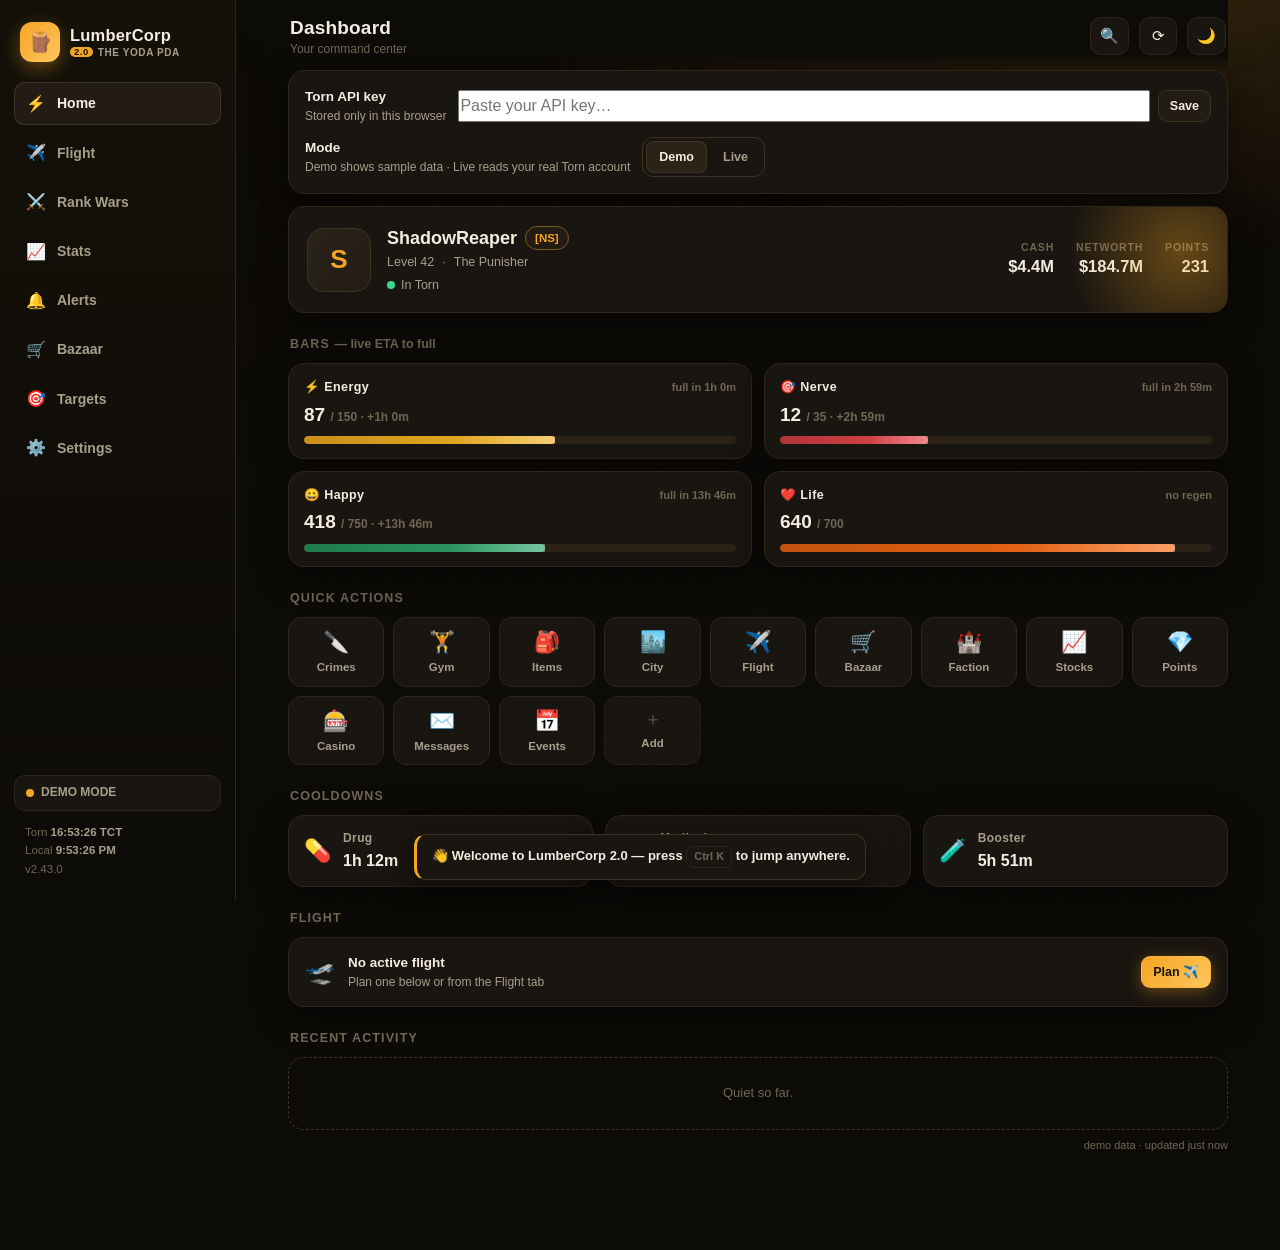
<file: lumbercorp-2/index.html>
<!DOCTYPE html>
<html lang="en" data-theme="dark" data-accent="amber">
<head>
<meta charset="UTF-8">
<meta name="viewport" content="width=device-width, initial-scale=1, viewport-fit=cover">
<meta name="theme-color" content="#0d0b08">
<link rel="manifest" href="manifest.webmanifest">
<link rel="icon" type="image/png" href="icons/icon-192.png">
<link rel="apple-touch-icon" href="icons/icon-192.png">
<meta name="apple-mobile-web-app-capable" content="yes">
<meta name="apple-mobile-web-app-status-bar-style" content="black-translucent">
<meta name="mobile-web-app-capable" content="yes">
<title>LumberCorp 2.0 — the next-gen PDA</title>
<script src="config.js"></script>
<style>
  :root{
    --bg:#0d0b08; --bg2:#141109; --card:#191510; --card2:#221c14; --card3:#2b2318;
    --border:#2e2619; --border2:#3e3323;
    --text:#f3ede2; --muted:#a89e8c; --faint:#6f6654;
    --energy:#f0b429; --nerve:#e5484d; --happy:#30a46c; --life:#f76b15;
    --ok:#3dd68c; --warn:#f5a524; --bad:#f05c5c; --info:#5ab8ff; --travel:#c084fc;
    --accent:#f5a524; --accent2:#ffc65c; --glow:rgba(245,165,36,.35);
    --shadow:0 10px 34px rgba(0,0,0,.45);
    --radius:16px;
  }
  [data-accent="ember"]{ --accent:#ff6b4a; --accent2:#ff927a; --glow:rgba(255,107,74,.35); }
  [data-accent="jade"] { --accent:#2fbf71; --accent2:#63d99c; --glow:rgba(47,191,113,.35); }
  [data-accent="violet"]{ --accent:#8b5cf6; --accent2:#b08cff; --glow:rgba(139,92,246,.35); }
  [data-accent="ice"]  { --accent:#38bdf8; --accent2:#7dd3fc; --glow:rgba(56,189,248,.35); }
  [data-theme="light"]{
    --bg:#f4efe4; --bg2:#faf6ec; --card:#ffffff; --card2:#f6f1e6; --card3:#efe8d8;
    --border:#e2d9c6; --border2:#cfc3aa;
    --text:#241f16; --muted:#6d6350; --faint:#9a8f78;
    --shadow:0 10px 28px rgba(80,60,20,.10);
  }
  *{box-sizing:border-box;margin:0;padding:0}
  html{-webkit-text-size-adjust:100%}
  body{
    background:var(--bg); color:var(--text);
    font-family:-apple-system,BlinkMacSystemFont,"Segoe UI",Roboto,Inter,Helvetica,Arial,sans-serif;
    line-height:1.45; min-height:100vh;
    transition:background .25s,color .25s;
  }
  /* wood-grain ambience */
  .bg-wood{
    position:fixed; inset:0; z-index:-1; pointer-events:none; opacity:.55;
    background:
      radial-gradient(1100px 560px at 88% -10%, var(--glow), transparent 62%),
      radial-gradient(900px 520px at -12% 24%, rgba(120,80,30,.10), transparent 60%),
      repeating-linear-gradient(93deg, transparent 0 26px, rgba(120,84,34,.045) 26px 28px, transparent 28px 58px, rgba(120,84,34,.03) 58px 60px);
  }
  [data-theme="light"] .bg-wood{opacity:.5}
  .bg-rain{
    position:fixed; inset:0; z-index:-1; pointer-events:none; opacity:.42;
    width:100%; height:100%;
  }
  [data-theme="light"] .bg-rain{opacity:.16}
  ::selection{background:var(--glow)}
  a{color:var(--accent2)}
  input,select,button,textarea{font:inherit;color:inherit}
  .num{font-variant-numeric:tabular-nums}

  /* ================= layout ================= */
  .shell{display:grid;grid-template-columns:236px 1fr;min-height:100vh}
  aside{
    border-right:1px solid var(--border); padding:18px 14px; position:sticky; top:0;
    height:100vh; display:flex; flex-direction:column; gap:6px;
    background:linear-gradient(180deg, var(--bg2), var(--bg));
  }
  main{padding:0 20px 96px; max-width:980px; width:100%; margin:0 auto; min-width:0}
  @media (max-width:880px){
    .shell{grid-template-columns:1fr}
    aside{display:none}
    main{padding:0 12px 110px}
  }

  /* ================= rail ================= */
  .logo{display:flex;align-items:center;gap:10px;padding:4px 6px 14px}
  .logo .mark{
    width:40px;height:40px;border-radius:12px;flex:0 0 auto;
    background:linear-gradient(135deg,var(--accent),var(--accent2));
    display:grid;place-items:center;font-size:20px;color:#1a1206;font-weight:900;
    box-shadow:0 6px 18px var(--glow);
  }
  .logo .word{font-weight:800;font-size:16.5px;letter-spacing:.2px;line-height:1.1}
  .logo .word small{display:flex;align-items:center;gap:5px;font-size:10px;font-weight:700;color:var(--muted);letter-spacing:.6px;margin-top:2px}
  .vtag{background:var(--accent);color:#1a1206;border-radius:5px;padding:0 4px;font-size:9.5px;font-weight:900;letter-spacing:.5px}
  .navitem{
    display:flex;align-items:center;gap:11px;width:100%;text-align:left;
    background:none;border:none;color:var(--muted);cursor:pointer;
    padding:10px 12px;border-radius:11px;font-size:14px;font-weight:600;transition:.15s;
  }
  .navitem:hover{background:var(--card);color:var(--text)}
  .navitem.active{background:var(--card2);color:var(--text);box-shadow:inset 0 0 0 1px var(--border2)}
  .navitem .ni{width:20px;text-align:center;font-size:16px}
  .navitem .badge{
    margin-left:auto;background:var(--accent);color:#1a1206;font-size:10.5px;font-weight:800;
    min-width:18px;height:18px;border-radius:99px;display:grid;place-items:center;padding:0 5px;
  }
  .railfoot{margin-top:auto;display:flex;flex-direction:column;gap:8px}
  .modebadge{
    display:flex;align-items:center;gap:7px;padding:8px 11px;border-radius:11px;
    background:var(--card);border:1px solid var(--border);font-size:12px;font-weight:700;color:var(--muted);cursor:pointer;
  }
  .modebadge .dot{width:8px;height:8px;border-radius:50%;background:var(--warn);animation:pulse 2s infinite}
  .modebadge.live .dot{background:var(--ok)}
  @keyframes pulse{0%,100%{opacity:1}50%{opacity:.35}}
  .clockbox{padding:4px 11px;font-size:11.5px;color:var(--faint);line-height:1.6}
  .clockbox b{color:var(--muted);font-variant-numeric:tabular-nums;font-weight:600}

  /* ---- bazaar sub tabs ---- */
  #bzFrame{width:100%;height:clamp(560px,80vh,1100px);border:1px solid var(--border2);border-radius:14px;background:#0b0e14;display:block;margin-top:12px}

  /* ================= target finder ================= */
  #tfFrame{width:100%;height:clamp(560px,80vh,1100px);border:1px solid var(--border2);border-radius:14px;background:#0b0d10;display:block;margin-top:12px}
  .tf-bar{display:flex;gap:8px;align-items:center;flex-wrap:wrap;margin:0 2px 12px}
  .tf-bar input{flex:1;min-width:220px;background:var(--card2);border:1px solid var(--border);border-radius:10px;padding:10px 12px;color:var(--text);font-weight:600}
  .tf-bar input:focus{outline:none;border-color:var(--accent)}
  .tf-cards{display:grid;grid-template-columns:repeat(auto-fill,minmax(290px,1fr));gap:10px}
  .tf-card{background:var(--card);border:1px solid var(--border);border-radius:14px;padding:13px 14px;transition:.15s}
  .tf-card:hover{border-color:var(--accent)}
  .tf-top{display:flex;align-items:center;gap:10px;margin-bottom:9px}
  .tf-name{font-weight:800;font-size:14.5px}
  .tf-sub{color:var(--muted);font-size:11.5px}
  .tf-grid{display:grid;grid-template-columns:1fr 1fr;gap:4px 10px;font-size:12.5px}
  .tf-k{color:var(--muted)} .tf-v{font-weight:700;text-align:right}
  .tf-ok{color:var(--ok)} .tf-bad{color:var(--bad)} .tf-warn{color:var(--warn)}

  /* ================= home mode segment ================= */
  .seg{display:inline-flex;gap:4px;background:var(--card2);border:1px solid var(--border2);border-radius:12px;padding:4px}
  .seg button{background:none;border:none;color:var(--muted);font-weight:700;font-size:12.5px;padding:7px 14px;border-radius:9px;cursor:pointer;transition:.15s}
  .seg button:hover{color:var(--text)}
  .seg button.active{background:var(--accent);color:#141005;box-shadow:0 2px 10px var(--glow)}

  /* ================= rank wars ================= */
  /* ---- rank wars sub tabs (mirror of the rankwars app tabs) ---- */
  .rw-war{padding:14px 15px;cursor:pointer;transition:.15s;position:relative}
  .rw-war:hover{border-color:var(--accent);transform:translateY(-2px);box-shadow:0 8px 20px var(--glow)}
  .rw-war .rwtop{display:flex;align-items:center;gap:8px;flex-wrap:wrap}
  .rw-war .rwvs{font-size:13px;font-weight:800}
  .rw-war .rwscore{font-size:14px;font-weight:800;font-variant-numeric:tabular-nums}
  .rw-war .dom{height:8px;border-radius:99px;background:var(--card3);overflow:hidden;display:flex;margin:10px 0 6px}
  .rw-war .dom .a{background:linear-gradient(90deg,#2fbf71,#63d99c)}
  .rw-war .dom .b{background:linear-gradient(90deg,#e5484d,#f0797d)}
  .rw-war .rwmeta{display:flex;gap:10px;font-size:11.5px;color:var(--faint);flex-wrap:wrap;font-variant-numeric:tabular-nums}
  .rw-score-big{font-size:22px;font-weight:900;font-variant-numeric:tabular-nums}
  .rw-facname{font-weight:800;font-size:14px}
  .rw-roster .tbl td{padding:7px 9px}
  .hosp{color:var(--bad);font-weight:700;font-variant-numeric:tabular-nums}
  .okay{color:var(--ok);font-weight:700}
  .jail{color:var(--warn);font-weight:700;font-variant-numeric:tabular-nums}
  .away{color:var(--info);font-weight:700}
  .chainbar{display:flex;align-items:center;gap:9px;font-size:11.5px;color:var(--muted)}
  .chainbar .track{flex:1;height:6px}
  .chainbar .fill.chainfill{background:linear-gradient(90deg,var(--travel),#e0b7ff);transition:width 1s linear}

  /* ================= bottom tabbar (mobile) ================= */
  .tabbar{
    display:none;position:fixed;left:0;right:0;bottom:0;z-index:60;
    background:color-mix(in srgb, var(--bg) 88%, transparent);
    backdrop-filter:blur(14px);-webkit-backdrop-filter:blur(14px);
    border-top:1px solid var(--border);
    padding:6px 8px calc(6px + env(safe-area-inset-bottom));
    grid-template-columns:repeat(8, 1fr);gap:2px;
  }
  .tabbar button{
    background:none;border:none;color:var(--faint);cursor:pointer;
    display:flex;flex-direction:column;align-items:center;gap:2px;
    font-size:10px;font-weight:700;padding:6px 0 4px;border-radius:10px;position:relative;
  }
  .tabbar button .ti{font-size:17px;line-height:1.2}
  .tabbar button.active{color:var(--accent)}
  .tabbar .badge{
    position:absolute;top:2px;right:calc(50% - 20px);
    background:var(--accent);color:#1a1206;font-size:9.5px;font-weight:800;
    min-width:16px;height:16px;border-radius:99px;display:grid;place-items:center;padding:0 4px;
  }
  @media (max-width:880px){ .tabbar{display:grid} }

  /* ================= topbar ================= */
  .topbar{
    position:sticky;top:0;z-index:50;display:flex;align-items:center;gap:10px;
    padding:14px 2px 12px;
    background:linear-gradient(180deg, var(--bg) 78%, transparent);
  }
  .topbar h1{font-size:19px;font-weight:800;letter-spacing:.2px}
  .topbar .sub{font-size:12px;color:var(--faint);margin-top:-1px}
  .spacer{flex:1}
  .iconbtn{
    background:var(--card);border:1px solid var(--border);color:var(--text);
    min-width:38px;height:38px;border-radius:11px;cursor:pointer;font-size:15px;
    display:inline-grid;place-items:center;transition:.15s;padding:0 9px;
  }
  .iconbtn:hover{border-color:var(--border2);background:var(--card2)}
  .iconbtn:active{transform:scale(.94)}
  .iconbtn.spin{animation:spin 1s linear infinite}
  @keyframes spin{to{transform:rotate(360deg)}}
  .kbadge{
    display:inline-flex;align-items:center;gap:5px;font-size:11px;color:var(--faint);
    border:1px solid var(--border);border-radius:7px;padding:2px 7px;background:var(--card);
  }

  /* ================= cards & bits ================= */
  .sec{font-size:12.5px;font-weight:800;letter-spacing:1.1px;text-transform:uppercase;color:var(--faint);margin:22px 2px 10px}
  .sec:first-child{margin-top:6px}
  .card{background:var(--card);border:1px solid var(--border);border-radius:var(--radius);box-shadow:var(--shadow)}
  .btn{
    display:inline-flex;align-items:center;justify-content:center;gap:7px;
    background:var(--card2);border:1px solid var(--border2);color:var(--text);
    padding:9px 15px;border-radius:11px;cursor:pointer;font-size:13.5px;font-weight:700;transition:.15s;
  }
  .btn:hover{background:var(--card3)}
  .btn:active{transform:scale(.97)}
  .btn.primary{background:linear-gradient(135deg,var(--accent),var(--accent2));border-color:transparent;color:#1a1206;box-shadow:0 4px 16px var(--glow)}
  .btn.primary:hover{filter:brightness(1.06)}
  .btn.danger{color:var(--bad);border-color:color-mix(in srgb, var(--bad) 40%, var(--border))}
  .btn.sm{padding:6px 11px;font-size:12.5px;border-radius:9px}
  .chip{display:inline-flex;align-items:center;gap:5px;font-size:11.5px;font-weight:700;color:var(--muted);background:var(--card2);border:1px solid var(--border);border-radius:99px;padding:3px 9px}
  .chip.ok{color:var(--ok);border-color:color-mix(in srgb,var(--ok) 35%,var(--border))}
  .chip.warn{color:var(--warn);border-color:color-mix(in srgb,var(--warn) 35%,var(--border))}
  .chip.bad{color:var(--bad);border-color:color-mix(in srgb,var(--bad) 35%,var(--border))}
  .chip.accent{color:var(--accent);border-color:color-mix(in srgb,var(--accent) 40%,var(--border))}
  .grid{display:grid;gap:12px}
  .g2{grid-template-columns:1fr 1fr}
  .g3{grid-template-columns:repeat(3,1fr)}
  @media (max-width:700px){ .g3{grid-template-columns:1fr 1fr} .g2{grid-template-columns:1fr} }

  /* ================= identity card ================= */
  .idcard{position:relative;overflow:hidden;padding:18px;display:flex;gap:16px;align-items:center;flex-wrap:wrap}
  .idcard::before{
    content:"";position:absolute;right:-70px;top:-70px;width:230px;height:230px;border-radius:50%;
    background:radial-gradient(circle, var(--glow), transparent 70%);pointer-events:none;
  }
  .avatar{
    position:relative;
    width:64px;height:64px;border-radius:16px;flex:0 0 auto;overflow:hidden;
    background:linear-gradient(135deg,var(--card3),var(--card2));
    border:1px solid var(--border2);display:grid;place-items:center;
    font-size:26px;font-weight:900;color:var(--accent);
  }
  .avatar img{position:absolute;inset:0;width:100%;height:100%;max-width:none;object-fit:cover;display:none;border:none}
  .idmain{min-width:180px;flex:1}
  .idname{font-size:18px;font-weight:800;display:flex;align-items:center;gap:8px;flex-wrap:wrap}
  .idsub{font-size:12.5px;color:var(--muted);margin-top:2px;display:flex;gap:8px;align-items:center;flex-wrap:wrap}
  .idstatus{display:flex;align-items:center;gap:6px;font-size:12.5px;margin-top:5px;color:var(--muted)}
  .idstatus .sdot{width:8px;height:8px;border-radius:50%;background:var(--ok)}
  .idmoney{display:flex;gap:22px;margin-left:auto;text-align:right;flex-wrap:wrap}
  .idmoney .m small{display:block;font-size:10.5px;font-weight:700;letter-spacing:.8px;color:var(--faint);text-transform:uppercase}
  .idmoney .m b{font-size:16.5px;font-weight:800;font-variant-numeric:tabular-nums}

  /* ================= bars ================= */
  .barcard{padding:14px 15px;position:relative;overflow:hidden}
  .barcard .top{display:flex;align-items:baseline;gap:7px}
  .barcard .top .lbl{font-size:12.5px;font-weight:800;letter-spacing:.4px}
  .barcard .top .eta{margin-left:auto;font-size:11px;color:var(--faint);font-variant-numeric:tabular-nums;font-weight:600}
  .barcard .v{font-size:19px;font-weight:800;font-variant-numeric:tabular-nums;margin:4px 0 8px}
  .barcard .v small{font-size:12px;color:var(--faint);font-weight:600}
  .track{height:8px;border-radius:99px;background:var(--card3);overflow:hidden;position:relative}
  .fill{height:100%;border-radius:99px;position:relative;transition:width .8s cubic-bezier(.3,.7,.3,1)}
  .fill::after{
    content:"";position:absolute;inset:0;
    background:linear-gradient(100deg,transparent 30%,rgba(255,255,255,.35) 50%,transparent 70%);
    animation:shimmer 2.4s linear infinite;background-size:200% 100%;
  }
  @keyframes shimmer{from{background-position:200% 0}to{background-position:-200% 0}}
  .fill.energy{background:linear-gradient(90deg,#c98f16,var(--energy))}
  .fill.nerve{background:linear-gradient(90deg,#b03438,var(--nerve))}
  .fill.happy{background:linear-gradient(90deg,#1f7a4b,var(--happy))}
  .fill.life{background:linear-gradient(90deg,#c2530f,var(--life))}

  /* ================= actions ================= */
  .actgrid{display:grid;grid-template-columns:repeat(auto-fill,minmax(96px,1fr));gap:9px}
  .act{
    display:flex;flex-direction:column;align-items:center;gap:7px;text-decoration:none;color:var(--text);
    background:var(--card);border:1px solid var(--border);border-radius:13px;padding:13px 6px 10px;
    transition:.15s;position:relative;
  }
  .act:hover{border-color:var(--accent);transform:translateY(-1px);box-shadow:0 6px 16px var(--glow)}
  .act .ai{font-size:21px;line-height:1}
  .act .an{font-size:11.5px;font-weight:700;color:var(--muted)}
  .act .rm{
    position:absolute;top:4px;right:4px;width:18px;height:18px;border-radius:6px;border:none;cursor:pointer;
    background:var(--card3);color:var(--faint);font-size:10px;display:none;place-items:center;line-height:1;
  }
  .act:hover .rm{display:grid}
  .act .rm:hover{color:var(--bad)}
  .act.add{cursor:pointer;border-style:dashed;color:var(--faint)}
  .act.add .ai{font-size:18px;opacity:.8}

  /* ================= cooldowns ================= */
  .cdrow{display:grid;grid-template-columns:repeat(3,1fr);gap:12px}
  @media (max-width:700px){ .cdrow{grid-template-columns:1fr} }
  .cdcard{padding:14px 15px;display:flex;align-items:center;gap:12px}
  .cdcard .ci{font-size:22px}
  .cdcard .cl{font-size:12px;font-weight:800;letter-spacing:.4px;color:var(--muted)}
  .cdcard .cv{font-size:16px;font-weight:800;font-variant-numeric:tabular-nums;margin-top:1px}
  .cdcard.ready .cv{color:var(--ok)}

  /* ================= flight ================= */
  .flightmini{padding:15px 16px;display:flex;align-items:center;gap:13px}
  .flightmini .fi{font-size:24px}
  .flightmini .ft{font-size:13.5px;font-weight:700}
  .flightmini .fs{font-size:12px;color:var(--muted);margin-top:1px}
  .flightmini .fc{margin-left:auto;text-align:right}
  .flightmini .fc b{font-size:16px;font-variant-numeric:tabular-nums}
  .plan{padding:16px;display:grid;gap:12px}
  .frow{display:grid;grid-template-columns:1fr 1fr;gap:12px}
  @media (max-width:700px){ .frow{grid-template-columns:1fr} }
  .field label{display:block;font-size:11px;font-weight:800;letter-spacing:.8px;text-transform:uppercase;color:var(--faint);margin-bottom:6px}
  .field select,.field input[type=text],.field input[type=password],.field input[type=number]{
    width:100%;background:var(--card2);border:1px solid var(--border2);border-radius:10px;
    padding:10px 12px;font-size:13.5px;font-weight:600;outline:none;transition:.15s;
  }
  .field select:focus,.field input:focus{border-color:var(--accent);box-shadow:0 0 0 3px var(--glow)}
  .planinfo{display:flex;gap:18px;flex-wrap:wrap;padding:11px 13px;background:var(--card2);border:1px solid var(--border);border-radius:11px;font-size:12.5px;color:var(--muted)}
  .planinfo b{color:var(--text);font-variant-numeric:tabular-nums}
  .restock{padding:13px 15px;display:flex;align-items:center;gap:13px}
  .restock .track{flex:1;height:6px}
  .restock .fill.restockfill{background:linear-gradient(90deg,var(--accent),var(--accent2));transition:width 1s linear}
  .destgrid{display:grid;grid-template-columns:repeat(auto-fill,minmax(215px,1fr));gap:12px}
  .dest{padding:14px;cursor:pointer;transition:.15s;position:relative}
  .dest:hover{border-color:var(--accent);transform:translateY(-2px);box-shadow:0 8px 20px var(--glow)}
  .dest .dhead{display:flex;align-items:center;gap:9px}
  .dest .fl{font-size:24px}
  .dest .dc{font-weight:800;font-size:14px;line-height:1.15}
  .dest .dy{font-size:11px;color:var(--faint);margin-top:1px}
  .dest .dtime{margin-left:auto;font-size:11px;font-weight:800;color:var(--accent);background:var(--card2);border:1px solid var(--border);padding:3px 8px;border-radius:8px;font-variant-numeric:tabular-nums;white-space:nowrap}
  .dest .ditems{display:block;margin-top:10px}
  .dest .mrow{display:flex;align-items:center;gap:6px;font-size:11px;padding:3.5px 0;border-bottom:1px dashed var(--border)}
  .dest .mrow .mn{flex:1;min-width:0;overflow:hidden;text-overflow:ellipsis;white-space:nowrap;font-weight:600;color:var(--muted)}
  .dest .mrow .mq{color:var(--faint);font-variant-numeric:tabular-nums;font-weight:600}
  .dest .mrow .mp{color:var(--text);font-weight:700;font-variant-numeric:tabular-nums}
  .dest .mrow .mprof{font-weight:800;font-variant-numeric:tabular-nums;color:var(--faint)}
  .dest .mrow .mprof.up{color:var(--ok)}
  .dest .mrow .mprof.down{color:var(--bad)}
  .dest .bestflip{margin-top:8px;padding-top:8px;border-top:1px solid var(--border);font-size:11px;font-weight:800;color:var(--accent)}
  .dest .itemchip{font-size:10.5px;background:var(--card2);border:1px solid var(--border);color:var(--muted);border-radius:7px;padding:2px 7px;font-weight:600;display:inline-block;margin-top:7px}
  .dest .itemchip b{color:var(--text)}
  .dest .itemchip .zero{opacity:.45}

  /* ================= shared controls ================= */
  .seg{display:inline-flex;background:var(--card);border:1px solid var(--border2);border-radius:11px;padding:3px;gap:3px}
  .seg button{border:none;background:none;color:var(--muted);font-size:12.5px;font-weight:700;padding:7px 13px;border-radius:8px;cursor:pointer;transition:.15s}
  .seg button.active{background:var(--card3);color:var(--text);box-shadow:inset 0 0 0 1px var(--border2)}
  .tbl{width:100%;border-collapse:collapse;font-size:12.5px}
  .tbl th{font-size:10.5px;text-transform:uppercase;letter-spacing:.8px;color:var(--faint);text-align:left;padding:8px 10px;border-bottom:1px solid var(--border)}
  .tbl td{padding:9px 10px;border-bottom:1px solid var(--border);font-variant-numeric:tabular-nums}
  .tbl tr:last-child td{border-bottom:none}
  .tbl .r{text-align:right}
  .profit-up{color:var(--ok);font-weight:800}
  .profit-down{color:var(--bad);font-weight:700}
  .tblwrap{overflow-x:auto;border-radius:var(--radius)}

  /* ================= stats ================= */
  .statgrid{display:grid;grid-template-columns:repeat(auto-fill,minmax(150px,1fr));gap:10px}
  .stat{padding:13px 14px}
  .stat .sl{font-size:11px;font-weight:700;color:var(--faint);display:flex;gap:6px;align-items:center}
  .stat .sv{font-size:17px;font-weight:800;font-variant-numeric:tabular-nums;margin-top:4px}
  .faction{padding:16px;display:flex;gap:16px;align-items:center;flex-wrap:wrap}
  .faction .femblem{width:52px;height:52px;border-radius:14px;background:linear-gradient(135deg,var(--card3),var(--card2));border:1px solid var(--border2);display:grid;place-items:center;font-size:23px}
  .faction .fname{font-weight:800;font-size:15.5px}
  .faction .fsub{font-size:12px;color:var(--muted)}
  .faction .fstats{margin-left:auto;display:flex;gap:20px;text-align:right;flex-wrap:wrap}
  .faction .fstats small{display:block;font-size:10px;letter-spacing:.7px;text-transform:uppercase;color:var(--faint);font-weight:700}
  .faction .fstats b{font-size:15px;font-variant-numeric:tabular-nums}

  /* ================= alerts / activity ================= */
  .feed{display:flex;flex-direction:column;gap:7px}
  .fitem{display:flex;gap:11px;align-items:flex-start;padding:11px 13px;background:var(--card);border:1px solid var(--border);border-radius:12px}
  .fitem .fico{font-size:16px;line-height:1.3}
  .fitem .ftx{font-size:13px}
  .fitem .ftm{font-size:11px;color:var(--faint);margin-top:1px}
  .empty{padding:26px;text-align:center;color:var(--faint);font-size:13px;border:1px dashed var(--border2);border-radius:var(--radius)}


  /* ================= settings ================= */
  .setcard{padding:16px;display:flex;flex-direction:column;gap:12px}
  .setrow{display:flex;align-items:center;gap:12px;flex-wrap:wrap}
  .setrow .st{font-size:13.5px;font-weight:700}
  .setrow .sd{font-size:12px;color:var(--muted);margin-top:1px}
  .switch{position:relative;width:44px;height:25px;flex:0 0 auto;margin-left:auto}
  .switch input{opacity:0;width:100%;height:100%;position:absolute;cursor:pointer;z-index:2;margin:0}
  .switch .sl2{position:absolute;inset:0;background:var(--card3);border:1px solid var(--border2);border-radius:99px;transition:.2s}
  .switch .sl2::after{content:"";position:absolute;top:2px;left:2px;width:19px;height:19px;border-radius:50%;background:var(--muted);transition:.2s}
  .switch input:checked + .sl2{background:var(--glow);border-color:var(--accent)}
  .switch input:checked + .sl2::after{left:21px;background:var(--accent)}
  .accentrow{display:flex;gap:9px}
  .swatch{width:30px;height:30px;border-radius:10px;cursor:pointer;border:2px solid transparent;transition:.15s}
  .swatch.sel{border-color:var(--text);transform:scale(1.1)}
  .keyrow{display:flex;gap:8px;flex:1;min-width:220px}
  .keyrow input{flex:1}

  /* ================= overlays ================= */
  .overlay{
    position:fixed;inset:0;z-index:100;background:rgba(8,6,3,.6);
    backdrop-filter:blur(6px);-webkit-backdrop-filter:blur(6px);
    display:none;align-items:flex-start;justify-content:center;padding:12vh 16px 16px;
  }
  .overlay.open{display:flex;animation:fadein .15s ease}
  @keyframes fadein{from{opacity:0}to{opacity:1}}
  .modal{
    width:100%;max-width:560px;background:var(--card);border:1px solid var(--border2);
    border-radius:18px;box-shadow:var(--shadow);overflow:hidden;animation:pop .18s cubic-bezier(.2,.9,.3,1.2);
  }
  @keyframes pop{from{transform:scale(.96) translateY(8px);opacity:0}to{transform:none;opacity:1}}
  .palinput{
    width:100%;background:none;border:none;outline:none;padding:16px 18px;font-size:15.5px;font-weight:600;
    border-bottom:1px solid var(--border);
  }
  .pallist{max-height:46vh;overflow-y:auto;padding:7px}
  .palitem{display:flex;align-items:center;gap:12px;width:100%;text-align:left;background:none;border:none;cursor:pointer;padding:10px 12px;border-radius:11px}
  .palitem .pi{font-size:17px;width:24px;text-align:center}
  .palitem .pt{font-size:13.5px;font-weight:700}
  .palitem .ps{font-size:11.5px;color:var(--faint)}
  .palitem .pk{margin-left:auto;font-size:10px;color:var(--faint);border:1px solid var(--border);border-radius:5px;padding:1px 5px}
  .palitem:hover,.palitem.sel{background:var(--card2)}
  .palfoot{display:flex;gap:14px;padding:9px 16px;border-top:1px solid var(--border);font-size:10.5px;color:var(--faint)}
  .sheethead{display:flex;align-items:center;gap:11px;padding:15px 17px;border-bottom:1px solid var(--border)}
  .sheethead .st1{font-size:15.5px;font-weight:800}
  .sheethead .st2{font-size:11.5px;color:var(--faint)}
  .sheetbody{max-height:56vh;overflow-y:auto;padding:13px 17px 17px}

  /* ================= toasts ================= */
  #toasts{position:fixed;bottom:calc(20px + env(safe-area-inset-bottom));left:50%;transform:translateX(-50%);z-index:200;display:flex;flex-direction:column;gap:8px;align-items:center;pointer-events:none;width:min(92vw,460px)}
  .toast{
    background:var(--card);border:1px solid var(--border2);border-left:3px solid var(--accent);
    color:var(--text);font-size:13px;font-weight:600;padding:11px 15px;border-radius:12px;
    box-shadow:var(--shadow);animation:toastin .25s cubic-bezier(.2,.9,.3,1.2);max-width:100%;
  }
  .toast.ok{border-left-color:var(--ok)} .toast.bad{border-left-color:var(--bad)} .toast.warn{border-left-color:var(--warn)}
  @keyframes toastin{from{transform:translateY(14px);opacity:0}to{transform:none;opacity:1}}
  .toast.out{transition:.3s;opacity:0;transform:translateY(8px)}

  .updated{font-size:11px;color:var(--faint);text-align:right;margin-top:8px}
  [hidden]{display:none !important}
#rwLiveWrap{margin-top:12px}
#rwFrame{width:100%;height:clamp(560px,78vh,1000px);border:1px solid var(--border2);border-radius:14px;background:#0b0d10;display:block}
</style>
</head>
<body>
<div class="bg-wood"></div>
<canvas class="bg-rain" id="bgRain" aria-hidden="true"></canvas>

<div class="shell">
  <!-- ================= side rail ================= -->
  <aside>
    <div class="logo">
      <div class="mark">🪵</div>
      <div class="word">LumberCorp
        <small><span class="vtag">2.0</span> THE YODA PDA</small>
      </div>
    </div>
    <button class="navitem active" data-page="dashboard"><span class="ni">⚡</span> Home</button>
    <button class="navitem" data-page="flight"><span class="ni">✈️</span> Flight</button>
    <button class="navitem" data-page="rankwars"><span class="ni">⚔️</span> Rank Wars</button>
    <button class="navitem" data-page="stats"><span class="ni">📈</span> Stats</button>
    <button class="navitem" data-page="alerts"><span class="ni">🔔</span> Alerts <span class="badge" id="alertBadge" hidden>0</span></button>
    <button class="navitem" data-page="bazaar"><span class="ni">🛒</span> Bazaar</button>
    <button class="navitem" data-page="targets"><span class="ni">🎯</span> Targets</button>
    <button class="navitem" data-page="settings"><span class="ni">⚙️</span> Settings</button>
    <div class="railfoot">
      <button class="modebadge" id="modeBadge" title="Toggle demo / live mode">
        <span class="dot"></span><span id="modeBadgeTxt">DEMO MODE</span>
      </button>
      <div class="clockbox">
        Torn <b id="clockTorn">--:--:--</b><br>
        Local <b id="clockLocal">--:--:--</b><br>
        <span id="lcVer" title="App build"></span>
      </div>
    </div>
  </aside>

  <!-- ================= main ================= -->
  <main>
    <div class="topbar">
      <div>
        <h1 id="pageTitle">Dashboard</h1>
        <div class="sub" id="pageSub">Your command center</div>
      </div>
      <div class="spacer"></div>
      <button class="iconbtn" id="btnSearch" title="Search (Ctrl+K)">🔍</button>
      <button class="iconbtn" id="btnRefresh" title="Refresh data">⟳</button>
      <button class="iconbtn" id="btnTheme" title="Toggle theme">🌙</button>
    </div>



    <!-- ============ DASHBOARD ============ -->
    <section id="page-dashboard">
      <div class="card setcard" style="margin-bottom:12px">
        <div class="setrow">
          <div style="min-width:140px"><div class="st">Torn API key</div><div class="sd">Stored only in this browser</div></div>
          <div class="keyrow">
            <input type="password" id="homeKey" placeholder="Paste your API key…" autocomplete="off">
            <button class="btn sm" id="btnHomeSaveKey">Save</button>
          </div>
        </div>
        <div class="setrow">
          <div><div class="st">Mode</div><div class="sd">Demo shows sample data · Live reads your real Torn account</div></div>
          <div class="seg" id="homeModeSeg">
            <button data-homemode="demo">Demo</button>
            <button data-homemode="live">Live</button>
          </div>
        </div>
      </div>
      <div class="card idcard">
        <div class="avatar" id="idAvatar" title="Torn profile picture"><span id="idAvatarLetter">S</span><img id="idAvatarImg" alt=""></div>
        <div class="idmain">
          <div class="idname"><span id="idName">—</span><span class="chip accent" id="idTag">—</span></div>
          <div class="idsub"><span id="idLevel">—</span> · <span id="idRank">—</span></div>
          <div class="idstatus"><span class="sdot" id="idStatusDot"></span><span id="idStatus">—</span></div>
        </div>
        <div class="idmoney">
          <div class="m"><small>Cash</small><b id="idMoney" class="num">—</b></div>
          <div class="m"><small>Networth</small><b id="idNet" class="num">—</b></div>
          <div class="m"><small>Points</small><b id="idPoints" class="num">—</b></div>
        </div>
      </div>

      <h2 class="sec">Bars <span style="text-transform:none;letter-spacing:0;font-weight:600">— live ETA to full</span></h2>
      <div class="grid g2" id="barsWrap"></div>

      <h2 class="sec">Quick Actions</h2>
      <div class="actgrid" id="actionsWrap"></div>

      <h2 class="sec">Cooldowns</h2>
      <div class="cdrow" id="cdsWrap"></div>

      <h2 class="sec">Flight</h2>
      <div id="flightMini"></div>

      <h2 class="sec">Recent Activity</h2>
      <div class="feed" id="actPreview"></div>
      <div class="updated" id="dashUpdated"></div>
    </section>

    <!-- ============ FLIGHT ============ -->
    <section id="page-flight" hidden>
      <div id="activeFlightBox"></div>
      <h2 class="sec">Travel Planner</h2>
      <div class="card plan">
        <div class="frow">
          <div class="field">
            <label>Destination</label>
            <select id="planDest"></select>
          </div>
          <div class="field">
            <label>Travel class</label>
            <select id="planClass">
              <option value="standard">Standard</option>
              <option value="airstrip">Private Airstrip</option>
              <option value="wlt">WLT (Lean)</option>
              <option value="business">Business Class</option>
            </select>
          </div>
        </div>
        <div class="planinfo" id="planInfo"></div>
        <div style="display:flex;gap:9px;flex-wrap:wrap">
          <button class="btn primary" id="planGo">✈️ Begin flight</button>
          <button class="btn" id="planCancel" hidden>Cancel flight</button>
        </div>
      </div>

      <h2 class="sec">Abroad Stock</h2>
      <div class="card restock">
        <span style="font-size:19px">♻️</span>
        <div style="min-width:130px">
          <div style="font-size:12.5px;font-weight:800">Restock cycle</div>
          <div style="font-size:11px;color:var(--faint)" id="restockTxt">—</div>
        </div>
        <div class="track"><div class="fill restockfill" id="restockBar" style="width:0%"></div></div>
        <button class="iconbtn" id="btnYata" title="Refresh stock feed">⟳</button>
      </div>
      <div style="display:flex;align-items:center;gap:8px;margin:9px 2px 0;flex-wrap:wrap">
        <span class="chip" id="yataStatus">feed idle</span>
        <span class="spacer"></span>
        <button class="btn sm" id="btnReport">📣 Report stock</button>
      </div>
      <div class="destgrid" id="destGrid" style="margin-top:12px"></div>
    </section>

    <!-- ============ RANK WARS ============ -->
    <section id="page-rankwars" hidden>
      <div class="card setcard" id="rwSetup" hidden>
        <div class="setrow">
          <div><div class="st">⚡ Custom backend (optional)</div>
          <div class="sd">This tab loads your deployment at <b>rankwars.onrender.com</b> automatically — its built-in Torn v2 + FF Scouter proxy needs no setup. Paste a proxy URL here only to run the <b>built-in</b> Rank Wars app against a different backend instead (e.g. your LumberCorp proxy from the Blueprint).</div></div>
        </div>
        <div class="setrow">
          <input type="text" id="rwProxyInput" placeholder="https://your-rankwars-proxy.onrender.com" style="flex:1;min-width:220px;background:var(--card2);border:1px solid var(--border2);border-radius:10px;padding:9px 11px;font-weight:600">
          <button class="btn sm primary" id="btnRwProxy">Save &amp; load</button>
        </div>
      </div>
      <div class="card setcard" id="rwDemoNote" hidden>
        <div class="setrow">
          <div><div class="st">⚔️ Live Wars runs on live Torn data</div>
          <div class="sd">Switch to <b>Live mode</b> in Setup — the tab then loads rankwars.onrender.com with real ranked wars from the official API.</div></div>
        </div>
      </div>
      <div class="card setcard" id="rwStatusCard" hidden></div>
      <div id="rwLiveWrap" hidden>
        <iframe id="rwFrame" title="Rank Wars — rankwars.onrender.com" src="about:blank" referrerpolicy="no-referrer"></iframe>
      </div>
    </section>

    <!-- ============ BAZAAR FINDER ============ -->
    <section id="page-bazaar" hidden>
      <div class="card setcard" id="bzScanNote" hidden>
        <div class="setrow">
          <div><div class="st">🛒 The Bazaar Scanner (lumber12345/bazaar) is embedded below</div>
          <div class="sd">The repo's app runs here exactly as published. Switch to <b>Live mode</b> in Setup so your key and proxy sync automatically — or enter a key directly in the app below.</div></div>
        </div>
      </div>
      <div class="card setcard" id="bzScanProxy" hidden></div>
      <div id="bzview-scan" hidden>
        <iframe id="bzFrame" title="Torn Bazaar Scanner" src="about:blank" referrerpolicy="no-referrer"></iframe>
      </div>
    </section>

    <!-- ============ TARGET FINDER ============ -->
    <section id="page-targets" hidden>
      <div class="card setcard" id="tfRemoteCard" hidden></div>
      <div id="tfview-remote" hidden>
        <iframe id="tfFrame" title="Target Finder — lumbercorp-target-finder" src="about:blank" referrerpolicy="no-referrer"></iframe>
      </div>
      <div id="tfview-local" hidden>
      <div class="tf-bar">
        <input type="text" id="tfIds" placeholder="Target IDs — e.g. 241381, 715465, 2205433" autocomplete="off" spellcheck="false">
        <button class="btn sm primary" id="tfGo">🔎 Scout</button>
        <button class="btn sm" id="tfFaction">From faction</button>
        <button class="btn sm" id="btnTfRemote" title="Load the deployed Target Finder app">🌐 My deployment</button>
      </div>
      <div id="tfStatus"></div>
      <div id="tfResult"></div>
      <h2 class="sec">📌 Watchlist</h2>
      <div id="tfWatch"></div>
      </div><!-- /tfview-local -->
    </section>


    <!-- ============ STATS ============ -->
    <section id="page-stats" hidden>
      <h2 class="sec">Faction</h2>
      <div id="factionBox"></div>
      <h2 class="sec">Career Stats</h2>
      <div class="statgrid" id="statsGrid"></div>
      <div class="updated" id="statsUpdated"></div>
    </section>

    <!-- ============ ALERTS ============ -->
    <section id="page-alerts" hidden>
      <h2 class="sec">Notifications</h2>
      <div class="card setcard">
        <div class="setrow">
          <div><div class="st">Browser notifications</div><div class="sd" id="notifState">—</div></div>
          <button class="btn sm" id="btnNotifPerm" style="margin-left:auto">Enable</button>
        </div>
        <div class="setrow">
          <div><div class="st">⚡ Energy full</div><div class="sd">Ping me when energy bar fills</div></div>
          <label class="switch"><input type="checkbox" id="tglEnergy"><span class="sl2"></span></label>
        </div>
        <div class="setrow">
          <div><div class="st">✈️ Flight landing</div><div class="sd">Ping me when my flight lands</div></div>
          <label class="switch"><input type="checkbox" id="tglFlight"><span class="sl2"></span></label>
        </div>
        <div class="setrow">
          <div><div class="st">⏱️ Cooldown finished</div><div class="sd">Ping me when a cooldown hits zero</div></div>
          <label class="switch"><input type="checkbox" id="tglCooldown"><span class="sl2"></span></label>
        </div>
      </div>
      <h2 class="sec">Activity Feed</h2>
      <div class="feed" id="actList"></div>
      <div style="margin-top:12px"><button class="btn sm danger" id="btnClearAct">Clear activity</button></div>
    </section>

    <!-- ============ SETTINGS ============ -->
    <section id="page-settings" hidden>
      <h2 class="sec">Data Source</h2>
      <div class="card setcard">
        <div class="setrow">
          <div><div class="st">Mode</div><div class="sd">Demo simulates a player; Live talks to the Torn API</div></div>
          <div class="seg" style="margin-left:auto">
            <button data-mode="demo">Demo</button>
            <button data-mode="live">Live</button>
          </div>
        </div>
        <div class="setrow" id="capsRow" hidden>
          <div><div class="st">Key access detected</div><div class="sd" id="capsTxt"></div></div>
        </div>
        <div class="setrow" style="flex-direction:column;align-items:stretch;gap:8px">
          <div><div class="st">API diagnostics</div><div class="sd">Test each selection against your saved key — shows Torn's exact answer</div></div>
          <div style="display:flex;gap:7px;flex-wrap:wrap" id="diagBtns"></div>
          <div id="diagOut" style="font-size:12px;font-family:ui-monospace,SFMono-Regular,monospace;color:var(--muted);display:flex;flex-direction:column;gap:4px"></div>
        </div>
        <div class="setrow">
          <div style="min-width:140px"><div class="st">Torn API key</div><div class="sd">Stored only in this browser</div></div>
          <div class="keyrow">
            <input type="password" id="setKey" placeholder="Paste your API key…" autocomplete="off">
            <button class="btn sm" id="btnTestKey">Test</button>
          </div>
        </div>
        <div class="setrow" style="flex-direction:column;align-items:stretch;gap:9px">
          <div><div class="st">📱 Install &amp; push</div><div class="sd">Install LumberCorp on your phone, then get background alerts even when the app is closed — ⚡ energy full · 🏥 hospital out · 🛬 flight landed · 🩸 life critical</div></div>
          <div style="display:flex;gap:7px;flex-wrap:wrap;align-items:center">
            <button class="btn sm" id="btnInstall" hidden>📲 Install app</button>
            <button class="btn sm" id="btnPush">🔔 Enable push</button>
            <button class="btn sm" id="btnPushTest" hidden>📣 Send test</button>
          </div>
          <div id="pushStat" style="font-size:12px;color:var(--muted);line-height:1.6"></div>
          <div id="pushIosNote" hidden style="font-size:12px;color:var(--warn);line-height:1.6">iPhone: first tap <b>Share → Add to Home Screen</b>, then open LumberCorp from the home-screen icon and enable push there — iOS only allows push inside the installed app.</div>
        </div>
        <div class="setrow">
          <div><div class="st">Refresh interval</div><div class="sd">How often live data re-polls</div></div>
          <select id="setRefresh" style="margin-left:auto;background:var(--card2);border:1px solid var(--border2);border-radius:10px;padding:8px 10px;font-weight:600">
            <option value="30">30 s</option>
            <option value="60">60 s</option>
            <option value="120">2 min</option>
            <option value="300">5 min</option>
          </select>
        </div>
      </div>

      <h2 class="sec">Appearance</h2>
      <div class="card setcard">
        <div class="setrow">
          <div><div class="st">Theme</div><div class="sd">Dark timber or warm paper</div></div>
          <div class="seg" style="margin-left:auto">
            <button data-theme-val="dark">🌙 Dark</button>
            <button data-theme-val="light">☀️ Light</button>
          </div>
        </div>
        <div class="setrow">
          <div><div class="st">Accent</div><div class="sd">Pick your finish</div></div>
          <div class="accentrow" style="margin-left:auto" id="accentRow"></div>
        </div>
      </div>

      <h2 class="sec">Quick Actions</h2>
      <div class="card setcard">
        <div id="actionsMgr" style="display:flex;flex-direction:column;gap:7px"></div>
        <div class="setrow" style="border-top:1px solid var(--border);padding-top:12px">
          <input type="text" id="addActEmoji" placeholder="Icon" style="width:64px;text-align:center;background:var(--card2);border:1px solid var(--border2);border-radius:10px;padding:9px">
          <input type="text" id="addActName" placeholder="Name" style="flex:1;min-width:110px;background:var(--card2);border:1px solid var(--border2);border-radius:10px;padding:9px">
          <input type="text" id="addActUrl" placeholder="https://www.torn.com/…" style="flex:1.4;min-width:160px;background:var(--card2);border:1px solid var(--border2);border-radius:10px;padding:9px">
          <button class="btn sm primary" id="btnAddAct">Add</button>
        </div>
      </div>

      <h2 class="sec">Data</h2>
      <div class="card setcard">
        <div class="setrow">
          <div><div class="st">Export settings &amp; cache</div><div class="sd">Download everything this app stored, as JSON</div></div>
          <button class="btn sm" id="btnExport" style="margin-left:auto">⬇️ Export</button>
        </div>
        <div class="setrow">
          <div><div class="st">Reset app</div><div class="sd">Wipe settings, caches, flight &amp; activity</div></div>
          <button class="btn sm danger" id="btnReset" style="margin-left:auto">Reset</button>
        </div>
      </div>

      <h2 class="sec">About</h2>
      <div class="card setcard" style="font-size:13px;color:var(--muted);line-height:1.7">
        <div><b style="color:var(--text)">LumberCorp 2.0</b> <span class="chip accent" id="aboutVer">v2.0.0</span></div>
        <div>
          What's new over 1.0: live bar ETAs &amp; tick simulation · flight planner with landing countdown + notifications ·
          restock-cycle ticker · abroad <i>profit</i> tables vs market value · ⌘K command palette ·
          themable accents · export/reset. Abroad stock still comes from
          <a href="https://yata.yt" target="_blank" rel="noopener">YATA</a> with last-good caching (stale-while-revalidate),
          plus an optional aggregator backend (<code>AGGREGATOR_URL</code>).
        </div>
      </div>
    </section>
  </main>
</div>

<!-- ================= bottom tabbar (mobile) ================= -->
<nav class="tabbar" id="tabbar">
  <button class="active" data-page="dashboard"><span class="ti">⚡</span>Home</button>
  <button data-page="flight"><span class="ti">✈️</span>Flight</button>
  <button data-page="rankwars"><span class="ti">⚔️</span>Wars</button>
  <button data-page="stats"><span class="ti">📈</span>Stats</button>
  <button data-page="alerts"><span class="ti">🔔</span>Alerts<span class="badge" id="alertBadgeM" hidden>0</span></button>
  <button data-page="bazaar"><span class="ti">🛒</span>Bazaar</button>
  <button data-page="targets"><span class="ti">🎯</span>Targets</button>
  <button data-page="settings"><span class="ti">⚙️</span>Setup</button>
</nav>

<!-- ================= command palette ================= -->
<div class="overlay" id="palOverlay">
  <div class="modal">
    <input class="palinput" id="palInput" placeholder="Type to jump anywhere — pages, flights, items…" autocomplete="off">
    <div class="pallist" id="palList"></div>
    <div class="palfoot"><span>↑↓ navigate</span><span>↵ open</span><span>esc close</span></div>
  </div>
</div>

<!-- ================= stock sheet ================= -->
<div class="overlay" id="stockOverlay">
  <div class="modal">
    <div class="sheethead">
      <span id="sheetFlag" style="font-size:26px">🌍</span>
      <div><div class="st1" id="sheetTitle">—</div><div class="st2" id="sheetSub">—</div></div>
      <span class="spacer"></span>
      <button class="iconbtn" id="sheetClose">✕</button>
    </div>
    <div class="sheetbody" id="sheetBody"></div>
  </div>
</div>

<div id="toasts"></div>
<script>
"use strict";
/* =====================================================================
   LumberCorp 2.0 — the next-gen PDA
   Single-file PWA. No dependencies. Demo-first, live when you add a key.
   ===================================================================== */

/* ---------- storage ---------- */
const store = {
  get(k, d){ try{ const v = localStorage.getItem(k); return v == null ? d : JSON.parse(v); }catch(e){ return d; } },
  set(k, v){ try{ localStorage.setItem(k, JSON.stringify(v)); }catch(e){} },
  del(k){ try{ localStorage.removeItem(k); }catch(e){} }
};

/* ---------- formatting ---------- */
const $ = id => document.getElementById(id);
const fmtInt = n => (n == null || isNaN(Number(n))) ? "—" : Number(n).toLocaleString("en-US");
function fmtMoney(n){
  if(n == null || isNaN(Number(n))) return "—";
  n = Number(n); const abs = Math.abs(n);
  if(abs >= 1e9) return "$" + (n/1e9).toFixed(2) + "B";
  if(abs >= 1e6) return "$" + (n/1e6).toFixed(1) + "M";
  if(abs >= 1e4) return "$" + Math.round(n/1e3) + "K";
  return "$" + n.toLocaleString("en-US");
}
function fmtDur(sec){
  if(sec == null || isNaN(sec)) return "—";
  sec = Math.max(0, Math.floor(sec));
  const d = Math.floor(sec/86400), h = Math.floor(sec%86400/3600), m = Math.floor(sec%3600/60), s = sec%60;
  if(d > 0) return d + "d " + h + "h";
  if(h > 0) return h + "h " + m + "m";
  if(m > 0) return m + "m " + (s > 0 ? s + "s" : "");
  return s + "s";
}
/* always shows seconds — used for live countdowns (flights) */
function fmtCountdown(sec){
  if(sec == null || isNaN(sec)) return "—";
  sec = Math.max(0, Math.floor(sec));
  const h = Math.floor(sec/3600), m = Math.floor(sec%3600/60), s = sec%60;
  if(h > 0) return h + "h " + String(m).padStart(2,"0") + "m " + String(s).padStart(2,"0") + "s";
  if(m > 0) return m + "m " + String(s).padStart(2,"0") + "s";
  return s + "s";
}
function fmtClock(ms){
  const d = new Date(ms);
  return d.toLocaleTimeString([], {hour:"2-digit", minute:"2-digit"});
}
function timeAgo(ts){
  if(!ts) return "never";
  const s = Math.max(0, Math.floor((Date.now() - ts)/1000));
  if(s < 5) return "just now";
  if(s < 60) return s + "s ago";
  return fmtDur(s) + " ago";
}
function escHtml(s){
  return String(s == null ? "" : s).replace(/[&<>"']/g, c =>
    ({"&":"&amp;","<":"&lt;",">":"&gt;",'"':"&quot;","'":"&#39;"}[c]));
}
function flagEmoji(cc){
  if(!cc || cc.length !== 2) return "\u{1F3F3}\uFE0F";
  return String.fromCodePoint(...[...cc.toUpperCase()].map(c => 0x1F1E6 + c.charCodeAt(0) - 65));
}

/* ---------- settings ---------- */
const APP_VERSION = "2.43.0";
const DEFAULT_SETTINGS = {
  mode: "demo", apiKey: "", refresh: 60,
  theme: "dark", accent: "amber",
  notifEnergy: true, notifFlight: true, notifCooldown: true,
  customActions: [], rwProxy: ""
};
let settings = Object.assign({}, DEFAULT_SETTINGS, store.get("lc2_settings", {}));

function saveSettings(){ store.set("lc2_settings", settings); }
function applyAppearance(){
  document.documentElement.dataset.theme = settings.theme;
  document.documentElement.dataset.accent = settings.accent;
  document.querySelector('meta[name="theme-color"]').content = settings.theme === "dark" ? "#0d0b08" : "#f4efe4";
  $("btnTheme").textContent = settings.theme === "dark" ? "🌙" : "☀️";
}

/* ---------- static data ---------- */
const DEFAULT_ACTIONS = [
  {name:"Crimes",  url:"https://www.torn.com/crimes.php",          icon:"🔪"},
  {name:"Gym",     url:"https://www.torn.com/gym.php",             icon:"🏋️"},
  {name:"Items",   url:"https://www.torn.com/item.php",            icon:"🎒"},
  {name:"City",    url:"https://www.torn.com/city.php",            icon:"🏙️"},
  {name:"Flight",  url:"https://www.torn.com/page.php?sid=travel", icon:"✈️"},
  {name:"Bazaar",  url:"https://www.torn.com/bazaar.php",          icon:"🛒"},
  {name:"Faction", url:"https://www.torn.com/factions.php",        icon:"🏰"},
  {name:"Stocks",  url:"https://www.torn.com/stockexchange.php",   icon:"📈"},
  {name:"Points",  url:"https://www.torn.com/points.php",          icon:"💎"},
  {name:"Casino",  url:"https://www.torn.com/casino.php",          icon:"🎰"},
  {name:"Messages",url:"https://www.torn.com/messages.php",        icon:"✉️"},
  {name:"Events",  url:"https://www.torn.com/events.php",          icon:"📅"}
];

const STAT_DEFS = [
  {key:"attackswon", label:"Attacks Won", icon:"⚔️"},
  {key:"attackslost", label:"Attacks Lost", icon:"🛡️"},
  {key:"attackhits", label:"Attack Hits", icon:"🎯"},
  {key:"peoplebusted", label:"People Busted", icon:"👮"},
  {key:"revives", label:"Revives Given", icon:"⛑️"},
  {key:"drugsused", label:"Drugs Used", icon:"💊"},
  {key:"bazaarcustomers", label:"Bazaar Customers", icon:"🛒"},
  {key:"bazaarprofit", label:"Bazaar Profit", icon:"💰", money:true},
  {key:"itemsfound", label:"Items Found", icon:"🧰"},
  {key:"cityfinds", label:"City Finds", icon:"📍"},
  {key:"traveltimes", label:"Flights Taken", icon:"✈️"},
  {key:"refills", label:"Refills Used", icon:"⚡"},
  {key:"booksread", label:"Books Read", icon:"📚"},
  {key:"contractscompleted", label:"Contracts Done", icon:"📜"},
  {key:"meritsbought", label:"Merits Bought", icon:"🏅"},
  {key:"mailssent", label:"Mails Sent", icon:"✉️"}
];

/* Destinations — times are minutes per travel class; cost is the standard ticket */
const DESTINATIONS = [
  {country:"Mexico", city:"Ciudad Juarez", flag:"MX",
    times:{standard:24, airstrip:17, wlt:12, business:7}, cost:6500,
    items:[{n:"Dahlia", price:300, kind:"flower"}]},
  {country:"Cayman Islands", city:"George Town", flag:"KY",
    times:{standard:33, airstrip:23, wlt:17, business:10}, cost:10000,
    items:[{n:"Banana Orchid", price:4000, kind:"flower"},
           {n:"Cayman Plushie", price:400, kind:"plushie"},
           {n:"Trout", price:25000, kind:"other"}]},
  {country:"Canada", city:"Toronto", flag:"CA",
    times:{standard:39, airstrip:27, wlt:19, business:12}, cost:9000,
    items:[{n:"Crocus", price:600, kind:"flower"},
           {n:"Wolverine Plushie", price:30, kind:"plushie"}]},
  {country:"Hawaii", city:"Honolulu", flag:"US",
    times:{standard:127, airstrip:89, wlt:63, business:38}, cost:11000,
    items:[{n:"Orchid", price:700, kind:"flower"},
           {n:"Stingray Plushie", price:400, kind:"plushie"}]},
  {country:"United Kingdom", city:"London", flag:"GB",
    times:{standard:151, airstrip:106, wlt:75, business:45}, cost:18000,
    items:[{n:"Nessie Plushie", price:200, kind:"plushie"},
           {n:"Red Fox Plushie", price:1000, kind:"plushie"},
           {n:"Heather", price:3000, kind:"flower"}]},
  {country:"Argentina", city:"Buenos Aires", flag:"AR",
    times:{standard:158, airstrip:111, wlt:79, business:47}, cost:21000,
    items:[{n:"Ceibo Flower", price:500, kind:"flower"},
           {n:"Monkey Plushie", price:400, kind:"plushie"},
           {n:"Tear Gas", price:2500, kind:"other"}]},
  {country:"Switzerland", city:"Zurich", flag:"CH",
    times:{standard:166, airstrip:116, wlt:83, business:50}, cost:27000,
    items:[{n:"Edelweiss Flower", price:900, kind:"flower"},
           {n:"Chamois Plushie", price:400, kind:"plushie"},
           {n:"Flash Grenade", price:4000, kind:"other"}]},
  {country:"Japan", city:"Tokyo", flag:"JP",
    times:{standard:213, airstrip:149, wlt:107, business:64}, cost:32000,
    items:[{n:"Cherry Blossom", price:500, kind:"flower"},
           {n:"Katana", price:25000, kind:"other"}]},
  {country:"China", city:"Beijing", flag:"CN",
    times:{standard:229, airstrip:160, wlt:114, business:69}, cost:35000,
    items:[{n:"Peony Flower", price:5000, kind:"flower"},
           {n:"Panda Plushie", price:400, kind:"plushie"}]},
  {country:"United Arab Emirates", city:"Dubai", flag:"AE",
    times:{standard:257, airstrip:180, wlt:128, business:77}, cost:32000,
    items:[{n:"Tribulus Omanense", price:6000, kind:"flower"},
           {n:"Camel Plushie", price:14000, kind:"plushie"}]},
  {country:"South Africa", city:"Johannesburg", flag:"ZA",
    times:{standard:282, airstrip:197, wlt:141, business:85}, cost:40000,
    items:[{n:"African Violet", price:2000, kind:"flower"},
           {n:"Lion Plushie", price:400, kind:"plushie"},
           {n:"Smoke Grenade", price:4500, kind:"other"},
           {n:"Xanax", price:48000, kind:"drug"}]}
];
const CLASS_LABEL = {standard:"Standard", airstrip:"Airstrip", wlt:"WLT", business:"Business"};

const YATA_CODES = {
  "Mexico":"mex", "Cayman Islands":"cay", "Canada":"can", "Hawaii":"haw",
  "United Kingdom":"uni", "Argentina":"arg", "Switzerland":"swi", "Japan":"jap",
  "China":"chi", "United Arab Emirates":"uae", "South Africa":"sou"
};
const YATA_URL = "https://yata.yt/api/v1/travel/export/";
/* Optional aggregator backend (Tier-2 cache / Tier-3 crowd reports).
   Set to your deployed URL, e.g. "https://lumbercorp-aggregator.onrender.com" */
const AGGREGATOR_URL = "";

/* ---------- demo data ---------- */
function demoUser(){
  return {
    player_id: 1234567, name: "ShadowReaper", level: 42, rank: "The Punisher",
    status: { state: "Okay", color: "green", description: "In Torn" },
    gender: "Male",
    bars: {
      energy: { current: 87,  maximum: 150, increment: 5, interval: 300, ticktime: 42 },
      nerve:  { current: 12,  maximum: 35,  increment: 1, interval: 480, ticktime: 210 },
      happy:  { current: 418, maximum: 750, increment: 2, interval: 300, ticktime: 88 },
      life:   { current: 640, maximum: 700, increment: 0, interval: 0,   ticktime: 0 }
    },
    cooldowns: { drug: 4380, medical: 0, booster: 21120 },
    money_onhand: 4382910, points: 231, merits: 42, networth: 184739203,
    personalstats: {
      attackswon: 1834, attackslost: 412, attackhits: 5290, peoplebusted: 87,
      revives: 219, drugsused: 1450, bazaarcustomers: 932, bazaarprofit: 8450000,
      itemsfound: 1204, cityfinds: 63, traveltimes: 388, refills: 512,
      booksread: 44, contractscompleted: 96, meritsbought: 18, mailssent: 1023
    },
    travel: null
  };
}
function demoFaction(){
  return { name: "Night Syndicate", tag: "[NS]", respect: 482150, members: 34,
           leader: "ShadowReaper", age: 312, best_chain: 1542 };
}
function demoItems(){
  return [
    {id:1,  name:"Xanax",            type:"Drug",    market_value:48000,  buy_price:50000,  sell_price:46000,  icon:"💊"},
    {id:2,  name:"Ecstasy",          type:"Drug",    market_value:35500,  buy_price:38000,  sell_price:33000,  icon:"💊"},
    {id:3,  name:"Morphine",         type:"Medical", market_value:12000,  buy_price:13500,  sell_price:11500,  icon:"💉"},
    {id:4,  name:"First Aid Kit",    type:"Medical", market_value:950,    buy_price:1100,   sell_price:800,    icon:"🩹"},
    {id:5,  name:"Small First Aid Kit", type:"Medical", market_value:420, buy_price:500,    sell_price:350,    icon:"🩹"},
    {id:6,  name:"Leather Jacket",   type:"Armor",   market_value:450,    buy_price:500,    sell_price:400,    icon:"🧥"},
    {id:7,  name:"Body Armor",       type:"Armor",   market_value:8500,   buy_price:9200,   sell_price:7800,   icon:"🦺"},
    {id:8,  name:"Kevlar Vest",      type:"Armor",   market_value:32000,  buy_price:35000,  sell_price:29000,  icon:"🦺"},
    {id:9,  name:"Baseball Bat",     type:"Weapon",  market_value:1200,   buy_price:1400,   sell_price:1000,   icon:"🏏"},
    {id:10, name:"Colt 45",          type:"Weapon",  market_value:15000,  buy_price:16500,  sell_price:13800,  icon:"🔫"},
    {id:11, name:"Dual Berettas",    type:"Weapon",  market_value:42000,  buy_price:46000,  sell_price:38000,  icon:"🔫"},
    {id:12, name:"MP5 Navy",         type:"Weapon",  market_value:210000, buy_price:230000, sell_price:195000, icon:"🔫"},
    {id:13, name:"Laptop",           type:"Other",   market_value:3200,   buy_price:3500,   sell_price:2900,   icon:"💻"},
    {id:14, name:"Diamond Ring",     type:"Other",   market_value:52000,  buy_price:58000,  sell_price:47000,  icon:"💍"},
    {id:15, name:"Cessna 172",       type:"Plane",   market_value:920000, buy_price:1000000,sell_price:850000, icon:"🛩️"},
    {id:16, name:"Ford Mustang",     type:"Car",     market_value:640000, buy_price:700000, sell_price:580000, icon:"🚗"},
    {id:17, name:"Sniper Rifle",     type:"Weapon",  market_value:540000, buy_price:590000, sell_price:490000, icon:"🎯"},
    {id:18, name:"Grenade",          type:"Weapon",  market_value:18000,  buy_price:20000,  sell_price:16000,  icon:"💣"},
    {id:19, name:"Racing Helmet",    type:"Other",   market_value:22000,  buy_price:24000,  sell_price:20000,  icon:"🪖"},
    {id:20, name:"Feathery Hotel Coupon", type:"Other", market_value:9500, buy_price:10500, sell_price:8500,   icon:"🎟️"},
    {id:21, name:"LSD",              type:"Drug",    market_value:21000,  buy_price:23000,  sell_price:19000,  icon:"💊"},
    {id:22, name:"Cannabis",         type:"Drug",    market_value:6800,   buy_price:7500,   sell_price:6100,   icon:"🌿"},
    {id:23, name:"Energy Drink",     type:"Drug",    market_value:2800,   buy_price:3100,   sell_price:2500,   icon:"🥤"},
    {id:101, name:"Dahlia",          type:"Flower",  market_value:450,    buy_price:480,    sell_price:410,    icon:"🌸"},
    {id:102, name:"Crocus",          type:"Flower",  market_value:750,    buy_price:800,    sell_price:690,    icon:"🌸"},
    {id:103, name:"Orchid",          type:"Flower",  market_value:850,    buy_price:900,    sell_price:780,    icon:"🌸"},
    {id:104, name:"Heather",         type:"Flower",  market_value:3200,   buy_price:3400,   sell_price:2950,   icon:"🌸"},
    {id:105, name:"Ceibo",           type:"Flower",  market_value:650,    buy_price:700,    sell_price:600,    icon:"🌸"},
    {id:106, name:"Edelweiss",       type:"Flower",  market_value:1000,   buy_price:1050,   sell_price:920,    icon:"🌸"},
    {id:107, name:"Cherry Blossom",  type:"Flower",  market_value:650,    buy_price:700,    sell_price:600,    icon:"🌸"},
    {id:108, name:"Peony",           type:"Flower",  market_value:5500,   buy_price:5800,   sell_price:5050,   icon:"🌸"},
    {id:109, name:"Banana Orchid",   type:"Flower",  market_value:4500,   buy_price:4700,   sell_price:4100,   icon:"🌸"},
    {id:110, name:"African Violet",  type:"Flower",  market_value:2200,   buy_price:2350,   sell_price:2050,   icon:"🌸"},
    {id:111, name:"Tribulus Omanense", type:"Flower", market_value:6500,   buy_price:6800,   sell_price:5950,   icon:"🌸"},
    {id:112, name:"Wolverine Plushie", type:"Plushie", market_value:60,   buy_price:70,     sell_price:55,     icon:"🧸"},
    {id:113, name:"Monkey Plushie",  type:"Plushie", market_value:450,    buy_price:480,    sell_price:415,    icon:"🧸"},
    {id:114, name:"Stingray Plushie", type:"Plushie", market_value:450,   buy_price:480,    sell_price:415,    icon:"🧸"},
    {id:115, name:"Nessie Plushie",  type:"Plushie", market_value:250,    buy_price:270,    sell_price:230,    icon:"🧸"},
    {id:116, name:"Red Fox Plushie", type:"Plushie", market_value:1100,   buy_price:1150,   sell_price:1000,   icon:"🧸"},
    {id:117, name:"Chamois Plushie", type:"Plushie", market_value:450,    buy_price:480,    sell_price:415,    icon:"🧸"},
    {id:118, name:"Camel Plushie",   type:"Plushie", market_value:14500,  buy_price:15200,  sell_price:13200,  icon:"🧸"},
    {id:119, name:"Lion Plushie",    type:"Plushie", market_value:450,    buy_price:480,    sell_price:415,    icon:"🧸"},
    {id:120, name:"Panda Plushie",   type:"Plushie", market_value:450,    buy_price:480,    sell_price:415,    icon:"🧸"},
    {id:121, name:"Cayman Plushie",  type:"Plushie", market_value:450,    buy_price:480,    sell_price:415,    icon:"🧸"},
    {id:122, name:"Jaguar Plushie",  type:"Plushie", market_value:10500,  buy_price:11000,  sell_price:9600,   icon:"🧸"},
    {id:123, name:"Katana",          type:"Weapon",  market_value:27000,  buy_price:28500,  sell_price:24800,  icon:"⚔️"}
  ];
}

/* ---------- global state ---------- */
const state = {
  page: "dashboard",
  mode: settings.mode,
  user: demoUser(),
  faction: demoFaction(),
  items: demoItems(),
  itemCache: store.get("lc2_itemdb", null),  // live Torn item DB (id/name/market_value)
  lastUpdated: 0,
  statsLoaded: false,
  statsError: null,
  factionless: false,
  factionError: null,
  factionErrorCode: null,
  caps: null,
  notified: { energy:false, flight:false, drug:false, medical:false, booster:false },
  prevCds: null,
  activity: store.get("lc2_activity", []),
  unread: 0,
  flight: store.get("lc2_flight", null)  // {dest, cls, depart, arrive, cost}
};

/* ---------- activity log & toasts ---------- */
function logAct(icon, text, silent){
  state.activity.unshift({ t: Date.now(), icon, text });
  state.activity = state.activity.slice(0, 80);
  store.set("lc2_activity", state.activity);
  if(!silent && state.page !== "alerts"){
    state.unread++;
    renderAlertBadge();
  }
  if(state.page === "dashboard") renderActPreview();
  if(state.page === "alerts") renderActivity();
}
function renderAlertBadge(){
  const n = state.unread;
  $("alertBadge").hidden = n === 0;
  $("alertBadgeM").hidden = n === 0;
  $("alertBadge").textContent = n;
  $("alertBadgeM").textContent = n;
}
function toast(msg, kind){
  const el = document.createElement("div");
  el.className = "toast" + (kind ? " " + kind : "");
  el.innerHTML = msg;
  $("toasts").appendChild(el);
  setTimeout(() => { el.classList.add("out"); setTimeout(() => el.remove(), 350); }, 3600);
}

/* ============================== TORN API ============================== */
const API = "https://api.torn.com";

function describeApiError(e){
  if(e.code === 2) return "Incorrect API key.";
  if(e.code === 5) return "Too many requests — slow down.";
  if(e.code === 7) return "This key can't access that selection — it needs a higher access level.";
  if(e.code === 8) return "IP ban / cooldown — try later.";
  if(e.code === 9) return "API is currently down.";
  if(e.code === 16) return "Key access level too low for this selection.";
  return e.message || "Unknown API error";
}
async function tornFetch(path){
  let res;
  try{ res = await fetch(path, { cache: "no-store" }); }
  catch(e){ const err = new Error("Network error — can't reach Torn"); throw err; }
  let txt = "";
  try{ txt = await res.text(); }catch(e){ txt = ""; }
  /* flight recorder: keep the raw reply per selection for the debug strip */
  try{
    const sel = (path.split("selections=")[1] || "core").split("&")[0];
    state.lastRaw = state.lastRaw || {};
    state.lastRaw[sel] = { status: res.status, body: String(txt).slice(0, 600) };
  }catch(e2){ /* recorder must never break the app */ }
  let j = null;
  try{ j = JSON.parse(txt); }catch(e){ throw new Error("Bad JSON from Torn (HTTP " + res.status + ")"); }
  if(j && j.error){ const err = new Error(j.error.error); err.code = j.error.code; throw err; }
  return j;
}
async function tornUser(selections){
  const key = (settings.apiKey || "").trim();
  if(!key) { const e = new Error("No API key set"); e.code = -1; throw e; }
  return tornFetch(`${API}/user/?selections=${selections}&key=${encodeURIComponent(key)}&comment=lumbercorp2`);
}
/* Faction endpoint (leader/co-leader keys or user keys with Faction Access).
   Fails soft — most personal keys won't have it. */
async function tornFaction(selections){
  const key = (settings.apiKey || "").trim();
  if(!key) { const e = new Error("No API key set"); e.code = -1; throw e; }
  return tornFetch(`${API}/faction/?selections=${selections}&key=${encodeURIComponent(key)}&comment=lumbercorp2`);
}
/* Bars with a fallback path. Torn gates the `bars` selection by key access
   level (current docs list it as "minimal"), so a public-level key gets an
   access error. If v1 refuses but a v2 proxy is configured (Rank Wars /
   Bazaar card, or Settings), retry through it — the proxy speaks v2, whose
   /user/bars can succeed where the v1 path is refused. Bad key (code 2)
   still aborts immediately. */
async function tornBars(){
  /* Torn now returns bars UNWRAPPED ({server_time, energy, nerve, …}) — the
     recorded raw reply proves it. Accept wrapped ({bars:{…}}) and unwrapped. */
  const normalize = (j) => (j && !j.bars && (j.energy || j.server_time)) ? { bars: j } : j;
  let firstErr = null;
  try{ return normalize(await tornUser("bars")); }
  catch(e){ firstErr = e; if(e.code === 2) throw e; }
  const base = (typeof bzApiBase === "function" ? (bzApiBase() || "") : "").trim();
  if(base && (settings.apiKey || "").trim()){
    try{
      const r = await fetch(base + "/api/torn?path=" + encodeURIComponent("/user/bars")
        + "&key=" + encodeURIComponent(settings.apiKey.trim()), { cache: "no-store" });
      const j = normalize(await r.json());
      if(j && j.bars) return j;
    }catch(e2){ /* fall through with the original error */ }
  }
  throw firstErr;
}

/* Poll live data — one independent call per selection group.
   Torn access levels differ per selection (basic/profile: public · bars:
   minimal · money/networth/personalstats: limited), and Torn calls are
   all-or-nothing, so a low-level key used to lose EVERYTHING when one
   selection was refused. Now each part loads or fails on its own and the
   app keeps whatever the key CAN see. */
let liveTimer = null;
const LIVE_PARTS = [
  ["core",     "basic,profile"],
  ["bars",     "bars"],
  ["cds",      "cooldowns"],
  ["travel",   "travel"],
  ["money",    "money"],
  ["networth", "networth"]
];
async function loadLive(){
  if(state.mode !== "live") return;
  try{
  const parts = await Promise.all(LIVE_PARTS.map(async ([name, sel]) => {
    const fn = name === "bars" ? tornBars : tornUser;
    try{ return { name, data: await fn(sel), err: null }; }
    catch(e){ return { name, data: null, err: e }; }
  }));
  const byName = {};
  for(const r of parts) byName[r.name] = r;
  if(byName.core.err){
    /* core is public — only a network failure or a dead key kills it.
       Mark the sync as done so the bars section shows its fix-it card
       instead of "waiting for data…" forever. */
    const err = byName.core.err;
    state.liveSynced = true;
    toast("⚠️ " + escHtml(describeApiError(err)), "bad");
    logAct("⚠️", "Live sync failed: " + describeApiError(err));
    if(err.code === 2) setMode("demo");
    return;
  }
  const u = Object.assign({}, byName.core.data);
  /* money part → cash + points */
  const moneyResp = byName.money.data;
  if(moneyResp){
    u.money_onhand = moneyResp.money_onhand ?? null;
    if(moneyResp.points != null) u.points = moneyResp.points;
  }
  /* networth part → Torn returns an OBJECT ({total, bank, …}); keep the total */
  const nwResp = byName.networth.data;
  let nw = null;
  if(nwResp && nwResp.networth != null){
    nw = (typeof nwResp.networth === "object" && nwResp.networth.total != null) ? nwResp.networth.total : nwResp.networth;
  }
  if(nw != null) u.networth = nw;
  /* bars part → merge per bar so a partial response never blanks a bar.
     Wrapped ({bars:{…}}) and unwrapped ({energy, …}) responses both accepted. */
  const barsResp = byName.bars.data;
  const barsRaw = barsResp ? (barsResp.bars || ((barsResp.energy || barsResp.server_time) ? barsResp : null)) : null;
  if(barsRaw){
    u.bars = Object.assign({}, emptyUser().bars, state.user.bars, barsRaw);
  }
  if(byName.cds.data && byName.cds.data.cooldowns) u.cooldowns = byName.cds.data.cooldowns;
  if(byName.travel.data && byName.travel.data.travel) u.travel = byName.travel.data.travel;

  state.user = Object.assign(emptyUser(), state.user, u);
  state.lastUpdated = Date.now();
  state.caps = {
    basic: true,
    bars: !!barsRaw,
    money: !!(moneyResp && moneyResp.money_onhand != null),
    networth: nw != null,
    stats: false, faction: false
  };
  /* surface refused selections once per distinct failure set */
  const fails = parts.filter(r => r.name !== "core" && r.err)
                     .map(r => r.name + " — " + describeApiError(r.err));
  if(fails.length){
    const key = fails.join("|");
    if(state.liveErrKey !== key){
      state.liveErrKey = key;
      toast("⚠️ Some live data unavailable: " + escHtml(fails[0]), "warn");
      logAct("⚠️", "Live sync partial: " + escHtml(fails.join(" · ")));
    }
  } else { state.liveErrKey = null; }
  state.liveSynced = true;   // sync finished — bars must never sit in limbo after this
  fetchItemDB();
  try{
    const ps = await tornUser("personalstats");
    if(ps && ps.personalstats){
      state.user.personalstats = ps.personalstats;
      state.statsLoaded = true; state.statsError = null; state.caps.stats = true;
    } else { state.statsLoaded = false; state.statsError = "empty response from Torn"; }
  }catch(e){ state.statsLoaded = false; state.statsError = describeApiError(e); }
  /* --- faction, in three tiers of detail ---
     1) The `profile` response ALREADY carries a faction block
        { faction_id, faction_name, faction_tag, days_in_faction } and is
        readable by low-level keys. Use it as the baseline — never discard it.
     2) The dedicated `faction` selection adds the same (when key allows).
     3) The /faction endpoint (Faction Access) adds leader/respect/members. */
  state.factionError = null;
  state.factionErrorCode = null;
  let hadProfileFaction = false;
  const pf = u.faction;
  if(pf && (pf.faction_id ?? pf.id)){
    state.faction = {
      name: pf.faction_name ?? pf.name ?? null,
      tag: pf.faction_tag ?? pf.tag ?? null,
      age: pf.days_in_faction ?? null,
      leader: null, respect: null, members: null, best_chain: null
    };
    state.factionless = false;
    state.caps.faction = true;
    hadProfileFaction = true;
  } else if(pf){
    state.faction = null;          // faction_id 0 → genuinely factionless
    state.factionless = true;
  }
  try{
    const f = await tornUser("faction");
    const raw = f && f.faction;
    if(raw && raw.faction_id){
      state.faction = {
        name: raw.faction_name || null,
        tag: raw.faction_tag || null,
        age: raw.days_in_faction ?? null,
        leader: null, respect: null, members: null, best_chain: null
      };
      state.factionless = false;
      state.caps.faction = true;
    } else if(!hadProfileFaction){
      state.faction = null; state.factionless = true;
    }
  }catch(e){
    /* dedicated call failed — keep whatever profile gave us */
    if(!hadProfileFaction){
      state.faction = null; state.factionless = false;
      state.factionError = describeApiError(e);
      state.factionErrorCode = e.code ?? null;
    }
  }
  if(state.caps.faction){
    /* Enrich from the faction endpoint when the key has Faction Access
       (adds leader, respect, member count, best chain). Fails soft. */
    try{
      const fb = await tornFaction("basic,members");
      if(fb && fb.ID && state.faction){
        state.faction = {
          name: fb.name || state.faction.name,
          tag: fb.tag || state.faction.tag,
          leader: fb.leader || null,
          respect: fb.respect ?? null,
          age: fb.age ?? state.faction.age,
          best_chain: fb.best_chain ?? null,
          members: fb.members ? Object.keys(fb.members).length : null
        };
      }
    }catch(e2){}
  }
  renderAll();
  scheduleLive();
  }catch(e){
    state.liveSynced = true;
    toast("⚠️ Live sync error: " + escHtml(e.message || e), "bad");
    renderAll();
  }
}
function scheduleLive(){
  if(liveTimer) clearTimeout(liveTimer);
  if(state.mode !== "live") return;
  liveTimer = setTimeout(loadLive, Math.max(30, Number(settings.refresh) || 60) * 1000);
}

/* ============================== YATA FEED ============================== */
let yataData = store.get("lc2_yata_cache", null);
/* migrate a legacy raw-shaped cache from earlier builds */
if(yataData && !yataData.__v2){
  const norm = normalizeYataFeed(yataData);
  if(norm){ yataData = norm; store.set("lc2_yata_cache", norm); }
  else yataData = null;
}
let yataUpdatedAt = store.get("lc2_yata_updated", 0);
let yataLoading = false;
let yataStale = false;

async function fetchYata(force){
  if(yataLoading) return;
  yataLoading = true;
  $("btnYata").classList.add("spin");
  try{
    const r = await fetch(YATA_URL, { cache: "no-store" });
    if(!r.ok) throw new Error("HTTP " + r.status);
    const j = await r.json();
    const norm = normalizeYataFeed(j);
    if(norm){
      yataData = norm; yataUpdatedAt = Date.now(); yataStale = false;
      store.set("lc2_yata_cache", norm);
      store.set("lc2_yata_updated", yataUpdatedAt);
    }
  }catch(e){
    let got = false;
    if(AGGREGATOR_URL){
      try{
        const r2 = await fetch(AGGREGATOR_URL + "/api/abroad-stock", { cache: "no-store" });
        if(r2.ok){
          const a = await r2.json();
          const na = normalizeYataFeed(a);
          if(na){ yataData = na; yataUpdatedAt = a.updatedAt || Date.now(); yataStale = !!a.stale; got = true; }
        }
      }catch(e2){}
    }
    if(!got && force){
      yataStale = true;
      if(!yataData) toast("⚠️ Stock feed unreachable & no cache yet.", "warn");
      else toast("📼 Upstream down — showing last-good stock.", "warn");
    }
  }
  yataLoading = false;
  $("btnYata").classList.remove("spin");
  renderYataStatus();
  if(state.page === "flight") renderDestGrid();
}
function yataFor(country){
  if(!yataData || !yataData.stocks) return null;
  return yataData.stocks[YATA_CODES[country]] || null;
}
/* YATA's REAL shape: stocks[code].stocks is an ARRAY of {id,name,quantity,cost}
   (older docs/aggregators key items by name). Normalize both into a
   lowercase-name map per country so lookups are fast and shape-independent. */
function normalizeYataFeed(raw){
  if(!raw || !raw.stocks) return null;
  const out = { __v2: true, stocks: {} };
  for(const [code, c] of Object.entries(raw.stocks)){
    const items = {};
    let list = null;
    if(Array.isArray(c && c.stocks)) list = c.stocks;
    else if(c && c.stocks && typeof c.stocks === "object"){
      list = Object.entries(c.stocks).map(([name, v]) =>
        ({ id: (v && v.id) ?? null, name, quantity: v && v.quantity, cost: v && v.cost }));
    }
    if(list){
      for(const it of list){
        if(it && it.name) items[String(it.name).toLowerCase()] = {
          id: it.id ?? null, name: it.name,
          quantity: Number(it.quantity) || 0, cost: Number(it.cost) || 0
        };
      }
    }
    out.stocks[code] = { stocks: items, update: (c && c.update) || 0 };
  }
  return out;
}
/* Tolerant item lookup: exact → strip "flower" suffix → substring. */
function yataStockFor(country, itemName){
  const y = yataFor(country);
  if(!y || !y.stocks) return null;
  const n = String(itemName || "").toLowerCase().trim();
  if(!n) return null;
  if(y.stocks[n]) return y.stocks[n];
  const strip = s => s.replace(/\s+flower$/i, "");
  const ns = strip(n);
  for(const [k, v] of Object.entries(y.stocks)){ if(strip(k) === ns) return v; }
  for(const [k, v] of Object.entries(y.stocks)){ if(k.includes(n) || n.includes(k)) return v; }
  return null;
}
/* Curated highlights + EVERYTHING the feed reports for a country. */
function countryItems(d){
  const list = d.items.map(it => ({ n: it.n, kind: it.kind, price: it.price, curated: true }));
  const y = yataFor(d.country);
  if(y && y.stocks){
    for(const v of Object.values(y.stocks)){
      if(!list.some(x => x.n.toLowerCase() === v.name.toLowerCase())){
        list.push({ n: v.name, kind: "abroad", price: v.cost, curated: false });
      }
    }
  }
  return list;
}
/* Torn's item DB (all market prices). The `torn/items` selection is
   public-level: any valid key can read it. Cached 7 days in localStorage. */
async function fetchItemDB(force){
  if(state.mode !== "live" || !settings.apiKey) return;
  const cached = store.get("lc2_itemdb", null);
  const ts = store.get("lc2_itemdb_ts", 0);
  if(!force && cached && Date.now() - ts < 7 * 864e5){
    state.itemCache = cached;
    return;
  }
  try{
    const j = await tornFetch(`${API}/torn/?selections=items&key=${encodeURIComponent(settings.apiKey.trim())}&comment=lumbercorp2`);
    if(j && j.items){
      const arr = Object.entries(j.items).map(([id, it]) =>
        ({ id: Number(id), name: it.name, type: it.type, market_value: it.market_value || 0 }));
      state.itemCache = arr;
      store.set("lc2_itemdb", arr);
      store.set("lc2_itemdb_ts", Date.now());
      logAct("🏷️", `Item DB loaded — market prices for ${fmtInt(arr.length)} items`);
      renderAll();
    }
  }catch(e){ /* fail soft — demo/curated values remain */ }
}
/* Torn restocks abroad markets every 15 minutes (fixed cycle). */
function restockInfo(){
  const period = 15 * 60 * 1000;
  const into = Date.now() % period;
  return { remain: (period - into) / 1000, pct: (1 - into / period) * 100 };
}
</script>
<script>
"use strict";
/* ============================== RENDERERS ============================== */
const PAGES = {
  dashboard: ["Dashboard", "Your command center"],
  flight:    ["Flight", "Plan trips & watch abroad stock"],
  rankwars:  ["Rank Wars", "Live ranked war tracker"],
  stats:     ["Stats", "Career & faction"],
  alerts:    ["Alerts", "Notifications & activity"],
  bazaar:    ["Bazaar Finder", "Hunt the cheapest listings"],
  targets:   ["Target Finder", "Scout & track attack targets"],
  settings:  ["Settings", "Make it yours"]
};
function goto(page){
  state.page = page;
  for(const p of Object.keys(PAGES)){
    $("page-" + p).hidden = p !== page;
  }
  document.querySelectorAll(".navitem").forEach(b => b.classList.toggle("active", b.dataset.page === page));
  document.querySelectorAll(".tabbar button").forEach(b => b.classList.toggle("active", b.dataset.page === page));
  $("pageTitle").textContent = PAGES[page][0];
  $("pageSub").textContent = PAGES[page][1];
  if(page === "alerts"){ state.unread = 0; renderAlertBadge(); renderActivity(); }
  if(page === "flight"){ renderPlanner(); renderActiveFlight(); renderDestGrid(); renderYataStatus(); }
  if(page === "stats"){ renderStats(); }
  if(page === "rankwars"){ rwEnter(); }
  if(page === "bazaar"){ bzEnter(); }
  if(page === "targets"){ tfEnter(); }
  if(page === "settings"){ renderSettings(); }
  renderAll(); // cheap refresh of dynamic bits for the new page
  window.scrollTo({ top: 0 });
}

function actionsList(){
  return DEFAULT_ACTIONS.concat(settings.customActions || []);
}

/* ---------- dashboard ---------- */
function renderDashboard(){
  const u = state.user;
  const aLetter = document.getElementById("idAvatarLetter");
  const aImg = document.getElementById("idAvatarImg");
  if(aLetter) aLetter.textContent = (u.name || "?").charAt(0).toUpperCase();
  const pUrl = u.profile_image && typeof u.profile_image === "string" ? u.profile_image : "";
  if(aImg){
    const show = () => { aImg.style.display = "block"; };
    if(!pUrl){
      aImg.removeAttribute("src"); aImg.style.display = "none";
    } else if(aImg.getAttribute("src") !== pUrl){
      aImg.style.display = "none";
      aImg.onload = show;
      aImg.onerror = () => { aImg.style.display = "none"; };
      aImg.src = pUrl;
    }
    /* image already cached/complete — show immediately */
    if(aImg.complete && aImg.naturalWidth > 0) show();
  }
  $("idName").textContent = u.name || "—";
  const ftag = state.faction && state.faction.tag;
  $("idTag").textContent = ftag || "";
  $("idTag").hidden = !ftag;
  $("idLevel").textContent = "Level " + (u.level ?? "—");
  $("idRank").textContent = u.rank || "—";
  const st = u.status || {};
  $("idStatus").textContent = st.description || st.state || "—";
  $("idStatusDot").style.background =
    st.color === "green" ? "var(--ok)" : st.color === "red" ? "var(--bad)" :
    st.color === "orange" ? "var(--warn)" : "var(--info)";
  $("idMoney").textContent = fmtMoney(u.money_onhand);
  $("idNet").textContent = fmtMoney(u.networth && typeof u.networth === "object" ? u.networth.total : u.networth);
  $("idPoints").textContent = fmtInt(u.points);
  renderBars(); renderActions(); renderCooldowns(); renderFlightMini(); renderActPreview();
}
function barETA(b){
  if(!b || b.current >= b.maximum) return 0;
  if(!b.increment || !b.interval) return null;
  const need = b.maximum - b.current;
  const ticks = Math.ceil(need / b.increment);
  return Math.round((b.ticktime || 0) + (ticks - 1) * b.interval);
}
const BAR_META = [
  ["energy", "⚡ Energy"], ["nerve", "🎯 Nerve"], ["happy", "😀 Happy"], ["life", "❤️ Life"]
];
function renderBars(){
  /* After a completed live sync, bars must either show data or explain
     themselves. "Waiting for data…" is only honest while the sync runs. */
  const barsLoaded = !!(state.user.bars && state.user.bars.energy && state.user.bars.energy.maximum > 0);
  const barsBlocked = state.mode === "live" && state.liveSynced && !barsLoaded;
  $("barsWrap").innerHTML = BAR_META.map(([k, lbl]) => {
    const b = state.user.bars && state.user.bars[k];
    if(!b) return `<div class="card barcard">
      <div class="top"><span class="lbl">${lbl}</span><span class="eta">${state.mode === "live" && !state.liveSynced ? "syncing…" : "waiting for data…"}</span></div>
      <div class="v"><span class="bar-cur" data-bar="${k}">—</span></div>
      <div class="track"><div class="fill ${k}" data-fill="${k}" style="width:0%"></div></div>
    </div>`;
    const pct = b.maximum ? Math.max(0, Math.min(100, (b.current / b.maximum) * 100)) : 0;
    const eta = barETA(b);
    const etaTxt = !b.maximum ? "waiting for data…" : eta == null ? "no regen" : (pct >= 100 ? "full" : "full in " + fmtDur(eta));
    return `<div class="card barcard">
      <div class="top"><span class="lbl">${lbl}</span><span class="eta">${etaTxt}</span></div>
      <div class="v"><span class="bar-cur" data-bar="${k}">${fmtInt(b.current)}</span>
        <small>/ ${fmtInt(b.maximum)} <span class="bar-tick" data-tick="${k}"></span></small></div>
      <div class="track"><div class="fill ${k}" data-fill="${k}" style="width:${pct}%"></div></div>
    </div>`;
  }).join("") + (barsBlocked
    ? `<div class="card setcard" style="margin-top:2px">
      <div class="st" style="color:var(--warn)">🔒 Bars are locked by your key's access level</div>
      <div class="sd" style="margin:6px 0 10px;line-height:1.7">Torn refuses the <b>bars</b> selection to Public-level keys — this gate is on Torn's side; no app setting can bypass it. <b>2-minute fix:</b> create a key with level <b>Minimal</b> (bars, cooldowns, travel) or <b>Limited</b> (also cash, networth &amp; stats), then paste it right here.</div>
      <div style="display:flex;gap:7px;flex-wrap:wrap;align-items:center">
        <a class="btn sm" href="https://www.torn.com/preferences.php#tab=api" target="_blank" rel="noopener">🔑 Open Torn API settings</a>
        <span class="sd">…then paste the new key below — bars appear instantly.</span>
      </div>
      <div class="keyrow" style="margin-top:9px">
        <input type="password" id="barsFixKey" placeholder="Paste your new Minimal/Limited key…" autocomplete="off">
        <button class="btn sm" id="btnBarsFix">Apply &amp; retry</button>
      </div>
      <div style="margin-top:10px;font-size:12px;display:flex;gap:8px;align-items:center;flex-wrap:wrap">
        <button class="btn sm" id="btnBarsProbe">🔁 Test bars now</button>
        <span class="sd">Key in use: <b id="barsKeyMask" style="font-family:ui-monospace,monospace">…</b> — if that's not the key you just made, paste it above.</span>
      </div>
      <div id="barsProbeOut" style="margin-top:7px;font-size:12px;line-height:1.6"></div>
    </div>`
    : "");
  const probeOut = document.getElementById("barsProbeOut");
  if(probeOut){
    const mk = (settings.apiKey || "").trim();
    const maskEl = document.getElementById("barsKeyMask");
    if(maskEl) maskEl.textContent = mk.length > 10 ? mk.slice(0, 4) + "…" + mk.slice(-4) + " (" + mk.length + " chars)" : mk ? "(" + mk.length + " chars)" : "none";
    const runProbe = async () => {
      probeOut.innerHTML = '<span style="color:var(--muted)">Asking Torn about the bars selection…</span>';
      try{
        const r = await diagSelection("bars");
        probeOut.innerHTML = r.ok
          ? '<span style="color:var(--ok)">✅ Torn serves bars to this key — reloading…</span>'
          : '<span style="color:var(--bad)">⛔ Torn answers:</span> <span style="font-family:ui-monospace,SFMono-Regular,monospace">' + escHtml(r.msg) + '</span>' + (/incorrect/i.test(r.msg) ? '<div style="color:var(--warn);margin-top:3px">→ The key itself is wrong/expired. Copy it again from Torn (16 characters, no spaces) and paste it above.</div>' : "");
        if(r.ok) setTimeout(() => loadLive(), 400);
      }catch(err){
        probeOut.innerHTML = '<span style="color:var(--bad)">Probe failed:</span> ' + escHtml(err.message || err);
      }
    };
    /* auto-probe ONCE per key+failure episode — re-probing on every render
       spams Torn and can trip rate limits that make good keys look broken */
    const sig = (settings.apiKey || "").slice(-4) + ":" + (state.liveErrKey || "ok");
    if(state.barsProbeSig !== sig){ state.barsProbeSig = sig; runProbe(); }
    const tb = document.getElementById("btnBarsProbe");
    if(tb) tb.addEventListener("click", runProbe);
    /* flight-recorder strip: version · mode · key · flags · copyable debug */
    const strip = document.createElement("div");
    const km = (settings.apiKey || "").trim();
    strip.style.cssText = "margin-top:8px;font-size:11px;color:var(--faint);font-family:ui-monospace,SFMono-Regular,monospace;line-height:1.7";
    strip.innerHTML =
      "v" + APP_VERSION + " · mode=" + escHtml(state.mode) +
      " · key=" + (km ? escHtml(km.slice(0,4) + "…" + km.slice(-4)) : "none") +
      " · synced=" + (state.liveSynced ? "yes" : "no") +
      " · caps=" + escHtml(JSON.stringify(state.caps || null)) +
      " · lastErr=" + escHtml(state.liveErrKey || "none") +
      ` <button class="btn sm" id="btnBarsDebug" style="margin-left:6px">📋 Copy debug</button>` +
      ` <button class="btn sm" id="btnBarsSend" style="margin-left:4px">📤 Send to agent</button>`;
    probeOut.parentNode.insertBefore(strip, probeOut.nextSibling);
    const db = strip.querySelector("#btnBarsDebug");
    if(db) db.addEventListener("click", () => {
      const dump = JSON.stringify({
        version: APP_VERSION, ua: (navigator.userAgent || "").slice(0, 80),
        mode: state.mode, key: km ? km.slice(0,4) + "…" + km.slice(-4) + " (" + km.length + " chars)" : null,
        liveSynced: state.liveSynced, liveErrKey: state.liveErrKey || null,
        caps: state.caps || null, bars: state.user && state.user.bars ? state.user.bars : null,
        lastRaw: state.lastRaw || null, refresh: settings.refresh
      }, null, 1);
      const done = () => { db.textContent = "✓ Copied"; setTimeout(() => db.textContent = "📋 Copy debug", 1500); };
      if(navigator.clipboard && navigator.clipboard.writeText) navigator.clipboard.writeText(dump).then(done).catch(() => {});
      else {
        const ta = document.createElement("textarea"); ta.value = dump; document.body.appendChild(ta);
        ta.select(); try{ document.execCommand("copy"); done(); }catch(e2){} ta.remove();
      }
    });
    const sb = strip.querySelector("#btnBarsSend");
    if(sb) sb.addEventListener("click", async () => {
      let base = pushBase();
      if(!base){
        base = prompt("Backend URL to send the debug report to\n(the proxy preview address, https://…e2b.app or your Render proxy):", "");
        if(!base) return;
        base = base.trim().replace(/\/$/, "");
      }
      const dump = JSON.stringify({
        version: APP_VERSION, ua: (navigator.userAgent || "").slice(0, 80),
        mode: state.mode, key: km ? km.slice(0,4) + "…" + km.slice(-4) + " (" + km.length + " chars)" : null,
        liveSynced: state.liveSynced, liveErrKey: state.liveErrKey || null,
        caps: state.caps || null, bars: state.user && state.user.bars ? state.user.bars : null,
        lastRaw: state.lastRaw || null, refresh: settings.refresh
      });
      sb.disabled = true; sb.textContent = "…";
      try{
        const r = await fetch(base + "/api/debug", { method: "POST", headers: { "Content-Type": "application/json" }, body: dump });
        const j = await r.json();
        if(j && j.ok){ sb.textContent = "✓ Sent"; toast("📤 Debug report delivered", "ok"); }
        else { sb.textContent = "📤 Send to agent"; toast("Send failed: " + ((j && j.error && j.error.error) || ("HTTP " + r.status)), "warn"); }
      }catch(e){ sb.textContent = "📤 Send to agent"; toast("Send failed: " + (e.message || e), "warn"); }
      sb.disabled = false;
      setTimeout(() => { sb.textContent = "📤 Send to agent"; sb.disabled = false; }, 4000);
    });
  }
  const fixBtn = document.getElementById("btnBarsFix");
  if(fixBtn){
    const applyFix = () => {
      const v = ($("#barsFixKey").value || "").trim();
      if(!v){ toast("Paste the new key first", "warn"); return; }
      settings.apiKey = v; saveSettings();
      const sk = $("setKey"); if(sk) sk.value = v;
      toast("Key saved — retrying bars…", "ok");
      if(state.mode !== "live"){ setMode("live"); } else { loadLive(); }
    };
    fixBtn.addEventListener("click", applyFix);
    const fixInput = document.getElementById("barsFixKey");
    fixInput.addEventListener("keydown", e => { if(e.key === "Enter"){ e.preventDefault(); applyFix(); } });
  }
}
function renderActions(){
  const list = actionsList();
  const customSet = new Set((settings.customActions || []).map(a => a.url));
  $("actionsWrap").innerHTML = list.map((a, i) => `
    <a class="act" href="${escHtml(a.url)}" target="_blank" rel="noopener">
      ${customSet.has(a.url) ? `<button class="rm" data-rmact="${escHtml(a.url)}" title="Remove">✕</button>` : ""}
      <span class="ai">${a.icon || "🔗"}</span><span class="an">${escHtml(a.name)}</span>
    </a>`).join("") + `
    <button class="act add" id="btnAddQuick"><span class="ai">＋</span><span class="an">Add</span></button>`;
  $("actionsWrap").querySelectorAll("[data-rmact]").forEach(b => {
    b.addEventListener("click", e => {
      e.preventDefault(); e.stopPropagation();
      settings.customActions = settings.customActions.filter(a => a.url !== b.dataset.rmact);
      saveSettings(); renderActions(); renderActionsMgr();
      toast("Removed action", "ok");
    });
  });
  $("btnAddQuick").addEventListener("click", () => goto("settings"));
}

/* ---------- cooldowns ---------- */
const CD_META = [["drug","💊 Drug"],["medical","🩹 Medical"],["booster","🧪 Booster"]];
function renderCooldowns(){
  const cds = state.user.cooldowns || {};
  $("cdsWrap").innerHTML = CD_META.map(([k, lbl]) => {
    const v = cds[k] || 0;
    return `<div class="card cdcard ${v <= 0 ? "ready" : ""}" data-cd="${k}">
      <span class="ci">${lbl.split(" ")[0]}</span>
      <div><div class="cl">${lbl.split(" ")[1]}</div>
      <div class="cv" data-cdv="${k}">${v > 0 ? fmtDur(v) : "Ready ✓"}</div></div>
    </div>`;
  }).join("");
}

/* ---------- flight ---------- */
function renderFlightMini(){
  const box = $("flightMini");
  if(state.flight){
    const d = DESTINATIONS.find(x => x.country === state.flight.dest);
    const left = Math.floor((state.flight.arrive - Date.now()) / 1000);
    const landed = left <= 0;
    box.innerHTML = `<div class="card flightmini">
      <span class="fi">${d ? flagEmoji(d.flag) : "✈️"}</span>
      <div>
        <div class="ft">${landed ? "Landed in" : "Flying to"} ${escHtml(state.flight.dest)} · ${CLASS_LABEL[state.flight.cls] || ""}</div>
        <div class="fs">${landed ? "Welcome abroad — stock is waiting" : "Departed " + fmtClock(state.flight.depart) + " · arrives " + fmtClock(state.flight.arrive)}</div>
      </div>
      <div class="fc"><b class="num" id="flightMiniCd">${landed ? "LANDED" : fmtDur(left)}</b></div>
    </div>`;
  } else {
    box.innerHTML = `<div class="card flightmini">
      <span class="fi">🛫</span>
      <div><div class="ft">No active flight</div>
      <div class="fs">Plan one below or from the Flight tab</div></div>
      <span class="spacer"></span>
      <button class="btn sm primary" id="miniPlanBtn">Plan ✈️</button>
    </div>`;
    $("miniPlanBtn").addEventListener("click", () => goto("flight"));
  }
}
function renderPlanner(){
  const sel = $("planDest");
  sel.innerHTML = DESTINATIONS.map(d =>
    `<option value="${escHtml(d.country)}">${flagEmoji(d.flag)} ${escHtml(d.country)} — ${escHtml(d.city)}</option>`).join("");
  renderPlanInfo();
}
function renderPlanInfo(){
  const d = DESTINATIONS.find(x => x.country === $("planDest").value) || DESTINATIONS[0];
  const cls = $("planClass").value;
  const mins = d.times[cls] ?? d.times.standard;
  const depart = Date.now(), arrive = depart + mins * 60000;
  const roundTicket = d.cost * 2;
  $("planInfo").innerHTML = `
    <span>Flight time <b>${fmtDur(mins * 60)}</b></span>
    <span>Ticket <b>${fmtTicket$(d.cost)}</b></span>
    <span>Return ticket <b>${fmtTicket$(roundTicket)}</b></span>
    <span>Arrive <b>${fmtClock(arrive)}</b></span>
    <span>Back (same class) <b>${fmtClock(arrive + mins * 60000 * 2)}</b></span>`;
}
/* small local helper so tickets always render in full dollars */
function fmtTicket$(n){ return "$" + Number(n).toLocaleString("en-US"); }

function beginFlight(){
  if(state.flight && state.flight.arrive > Date.now()){
    toast("✈️ You're already flying. Cancel first.", "warn"); return;
  }
  const d = DESTINATIONS.find(x => x.country === $("planDest").value) || DESTINATIONS[0];
  const cls = $("planClass").value;
  const mins = d.times[cls] ?? d.times.standard;
  state.flight = {
    dest: d.country, cls, depart: Date.now(), arrive: Date.now() + mins * 60000, cost: d.cost
  };
  store.set("lc2_flight", state.flight);
  state.notified.flight = false;
  logAct("🛫", `Flight begun: ${d.country} (${CLASS_LABEL[cls]}, ${fmtDur(mins * 60)})`);
  toast(`🛫 Wheels up — ${d.country} in ${fmtDur(mins * 60)}`, "ok");
  renderActiveFlight(); renderFlightMini();
}
function cancelFlight(){
  if(!state.flight) return;
  logAct("🛬", `Flight to ${state.flight.dest} cancelled/removed`);
  state.flight = null; store.del("lc2_flight");
  renderActiveFlight(); renderFlightMini();
}
function renderActiveFlight(){
  const box = $("activeFlightBox");
  if(!state.flight){ box.innerHTML = ""; $("planGo").hidden = false; $("planCancel").hidden = true; return; }
  const d = DESTINATIONS.find(x => x.country === state.flight.dest);
  const left = Math.floor((state.flight.arrive - Date.now()) / 1000);
  const total = Math.max(1, Math.floor((state.flight.arrive - state.flight.depart) / 1000));
  const pct = Math.max(0, Math.min(100, (1 - Math.max(0, left) / total) * 100));
  const landed = left <= 0;
  $("planGo").hidden = !landed;
  $("planCancel").hidden = false;
  box.innerHTML = `<h2 class="sec">Active Flight</h2>
    <div class="card plan" style="gap:9px">
      <div style="display:flex;align-items:center;gap:12px">
        <span style="font-size:28px">${d ? flagEmoji(d.flag) : "✈️"}</span>
        <div>
          <div style="font-weight:800;font-size:15px">${landed ? "Landed in" : "En route to"} ${escHtml(state.flight.dest)} <span class="chip">${CLASS_LABEL[state.flight.cls]}</span></div>
          <div style="font-size:12px;color:var(--muted)" class="num">${fmtClock(state.flight.depart)} → ${fmtClock(state.flight.arrive)} · ticket ${fmtTicket$(state.flight.cost)}</div>
        </div>
        <span class="spacer"></span>
        <b style="font-size:20px" class="num" id="activeCd">${landed ? "LANDED" : fmtDur(left)}</b>
      </div>
      <div class="track"><div class="fill restockfill" style="width:${pct}%"></div></div>
    </div>`;
}

/* ---------- abroad stock / destinations ---------- */
function renderYataStatus(){
  const el = $("yataStatus");
  if(!yataData){ el.className = "chip warn"; el.textContent = "no stock data yet"; return; }
  if(yataStale){ el.className = "chip warn"; el.textContent = "📼 stale · last good " + timeAgo(yataUpdatedAt); }
  else { el.className = "chip ok"; el.textContent = "🟢 live feed · " + timeAgo(yataUpdatedAt); }
}
function renderRestock(){
  const r = restockInfo();
  const bar = $("restockBar"), txt = $("restockTxt");
  if(bar) bar.style.width = r.pct.toFixed(1) + "%";
  if(txt) txt.textContent = "restocks in " + fmtDur(r.remain);
}
function renderDestGrid(){
  const grid = $("destGrid");
  grid.innerHTML = DESTINATIONS.map(d => {
    const soonest = Math.min(...Object.values(d.times));
    const y = yataFor(d.country);
    const priceRow = it => {
      const feed = yataStockFor(d.country, it.n);
      const qty = feed ? feed.quantity : null;
      const shop = (feed && feed.cost) ? feed.cost : it.price;
      const mkt = itemMarketValue(it.n);
      const profit = mkt != null ? mkt - shop : null;
      return `<div class="mrow">
        <span class="mn">${escHtml(it.n)}</span>
        <span class="mq">${qty == null ? "" : qty > 0 ? "×" + fmtInt(qty) : '<span style="opacity:.45">×0</span>'}</span>
        <span class="mp">${fmtMoney(shop)}</span>
        <span class="mprof ${profit == null ? "" : profit >= 0 ? "up" : "down"}" title="market ${mkt != null ? fmtMoney(mkt) : "unknown"}">${profit == null ? "→ —" : "→ " + (profit >= 0 ? "+" : "") + fmtMoney(profit)}</span>
      </div>`;
    };
    const all = countryItems(d).map(it => {
      const feed = yataStockFor(d.country, it.n);
      const shop = (feed && feed.cost) ? feed.cost : it.price;
      const mkt = itemMarketValue(it.n);
      return { it, qty: feed ? feed.quantity : null, shop, mkt,
               profit: mkt != null ? mkt - shop : null, curated: !!it.curated };
    });
    /* curated items first, then the best-profit feed items with known prices */
    const ranked = all.filter(r => r.curated)
      .concat(all.filter(r => !r.curated && r.profit != null).sort((a, b) => b.profit - a.profit));
    const shown = ranked.slice(0, 4);
    const rowsHtml = shown.map(r => {
      const p = r.profit;
      return `<div class="mrow">
        <span class="mn">${escHtml(r.it.n)}</span>
        <span class="mq">${r.qty == null ? "" : r.qty > 0 ? "×" + fmtInt(r.qty) : '<span style="opacity:.45">×0</span>'}</span>
        <span class="mp">${fmtMoney(r.shop)}</span>
        <span class="mprof ${p == null ? "" : p >= 0 ? "up" : "down"}" title="market ${r.mkt != null ? fmtMoney(r.mkt) : "unknown"}">${p == null ? "→ —" : "→ " + (p >= 0 ? "+" : "") + fmtMoney(p)}</span>
      </div>`;
    }).join("");
    const extra = Math.max(0, all.length - shown.length);
    const more = extra > 0 ? `<span class="itemchip">+${extra} more</span>` : "";
    let best = null;
    for(const r of all){
      if(r.profit == null) continue;
      if(!best || r.profit > best.p) best = { n: r.it.n, p: r.profit };
    }
    const bestHtml = best && best.p > 0 ? `<div class="bestflip">🔥 Best flip: ${escHtml(best.n)} +${fmtMoney(best.p)}/unit</div>` : "";
    return `<div class="card dest" data-dest="${escHtml(d.country)}">
      <div class="dhead">
        <span class="fl">${flagEmoji(d.flag)}</span>
        <div><div class="dc">${escHtml(d.country)}</div><div class="dy">${escHtml(d.city)}</div></div>
        <span class="dtime">✈ ${fmtDur(soonest * 60)}</span>
      </div>
      <div class="ditems">${rowsHtml}${more}${bestHtml}</div>
    </div>`;
  }).join("");
  grid.querySelectorAll("[data-dest]").forEach(el =>
    el.addEventListener("click", () => openStockSheet(el.dataset.dest)));
}
function itemMarketValue(name){
  const pool = state.itemCache || state.items || [];
  const norm = s => (s || "").toLowerCase().trim();
  const n = norm(name);
  for(const it of pool){ if(norm(it.name) === n && Number(it.market_value) > 0) return Number(it.market_value); }
  return null;
}
function openStockSheet(country){
  const d = DESTINATIONS.find(x => x.country === country);
  if(!d) return;
  const y = yataFor(country);
  $("sheetFlag").textContent = flagEmoji(d.flag);
  $("sheetTitle").textContent = d.country + " — " + d.city;
  const upd = y && y.update ? new Date(y.update * 1000).toLocaleString() : null;
  const feedCount = y && y.stocks ? Object.keys(y.stocks).length : 0;
  $("sheetSub").textContent = y
    ? (upd ? "feed updated " + upd + " · " + feedCount + " items abroad" + (yataStale ? " · stale" : "") : "abroad stock")
    : "no feed data for this country yet";
  let rows = countryItems(d).map(it => {
    const feed = yataStockFor(country, it.n);
    const qty = feed ? feed.quantity : null;
    const cost = (feed && feed.cost) ? feed.cost : it.price;
    const mkt = itemMarketValue(it.n);
    const profit = mkt != null ? mkt - cost : null;
    return { it, qty, cost, mkt, profit };
  });
  rows.sort((a, b) => (b.profit ?? -1e12) - (a.profit ?? -1e12));
  $("sheetBody").innerHTML = `
    <div class="card tblwrap"><table class="tbl">
      <thead><tr><th>Item</th><th class="r">Qty</th><th class="r">Shop</th><th class="r">Market</th><th class="r">Profit/u</th></tr></thead>
      <tbody>${rows.map(r => `
        <tr style="${r.qty === 0 ? "opacity:.45" : ""}">
          <td>${escHtml(r.it.n)} <span class="chip" style="font-size:9.5px;padding:1px 6px">${r.it.kind}</span></td>
          <td class="r">${r.qty == null ? "—" : fmtInt(r.qty)}</td>
          <td class="r">${fmtMoney(r.cost)}</td>
          <td class="r">${r.mkt != null ? fmtMoney(r.mkt) : "—"}</td>
          <td class="r">${r.profit != null ? `<span class="${r.profit >= 0 ? "profit-up" : "profit-down"}">${r.profit >= 0 ? "+" : ""}${fmtMoney(r.profit)}</span>` : "—"}</td>
        </tr>`).join("")}
      </tbody>
    </table></div>
    ${y ? "" : '<div class="empty" style="margin-top:12px">No YATA data for this country. Hit ⟳ on the Flight tab.</div>'}`;
  $("stockOverlay").classList.add("open");
}

/* ---------- market ---------- */
/* ---------- stats ---------- */
function renderStats(){
  const f = state.faction;
  const isDemo = state.mode === "demo";
  let facHtml;
  if(f && f.name){
    const stats = [];
    if(f.respect != null)  stats.push(["Respect", fmtInt(f.respect)]);
    if(f.members != null)  stats.push(["Members", fmtInt(f.members)]);
    if(f.best_chain != null) stats.push(["Best chain", fmtInt(f.best_chain)]);
    if(f.age != null)      stats.push([isDemo ? "Age" : "Days in faction", fmtInt(f.age) + (isDemo ? "" : "d")]);
    const sub = isDemo
      ? `Led by ${escHtml(f.leader || "—")} · ${fmtInt(f.age)} days old`
      : (f.leader ? `Led by ${escHtml(f.leader)}` : (f.age != null ? `Member for ${fmtInt(f.age)} days` : "Live faction data"));
    facHtml = `<div class="card faction">
      <div class="femblem">🏰</div>
      <div><div class="fname">${escHtml(f.name)} ${f.tag ? `<span class="chip accent">${escHtml(f.tag)}</span>` : ""} ${isDemo ? '<span class="chip warn">demo</span>' : ""}</div>
      <div class="fsub">${sub}</div></div>
      ${stats.length ? `<div class="fstats">${stats.map(([l, v]) => `<div><small>${l}</small><b>${v}</b></div>`).join("")}</div>` : ""}
    </div>`;
  } else if(isDemo){
    facHtml = `<div class="card faction">
      <div class="femblem">🏰</div>
      <div><div class="fname">No faction <span class="chip warn">demo</span></div></div>
    </div>`;
  } else if(state.factionError){
    facHtml = `<div class="card faction">
      <div class="femblem">🏰</div>
      <div><div class="fname">Faction unavailable <span class="chip warn">live</span></div>
      <div class="fsub">${escHtml(state.factionError)}${state.factionErrorCode != null ? " (Torn error " + state.factionErrorCode + ")" : ""}. Try: <button class="btn sm" id="facRetry">↻ Retry</button> · or create a <b>Limited Access</b> key in
      <a href="https://www.torn.com/preferences.php#tab=api" target="_blank" rel="noopener">Torn → Settings → API keys</a> and paste it in Settings. All Torn data stays in your browser.</div></div>
    </div>`;
  } else if(state.factionless){
    facHtml = `<div class="card faction">
      <div class="femblem">🏰</div>
      <div><div class="fname">No faction <span class="chip">live</span></div>
      <div class="fsub">You're not in a faction right now</div></div>
    </div>`;
  } else {
    facHtml = `<div class="card faction">
      <div class="femblem">🏰</div>
      <div><div class="fname">Loading faction…</div></div>
    </div>`;
  }
  $("factionBox").innerHTML = facHtml;
  const frb = $("facRetry");
  if(frb) frb.addEventListener("click", () => loadLive());
  const ps = state.user.personalstats || {};
  $("statsGrid").innerHTML = STAT_DEFS.map(s => `
    <div class="card stat"><div class="sl">${s.icon} ${s.label}</div>
    <div class="sv">${s.money ? fmtMoney(ps[s.key]) : fmtInt(ps[s.key])}</div></div>`).join("");
  $("statsUpdated").textContent = state.mode === "live"
    ? (state.statsLoaded
        ? "live personalstats ✓ · updated " + timeAgo(state.lastUpdated)
        : (state.statsError
            ? "⚠️ career stats unavailable — " + state.statsError
            : "loading personalstats…"))
    : "demo data — add a Torn API key in Settings for your real numbers";
}

/* ---------- alerts ---------- */
function renderActivity(){
  const box = $("actList");
  if(!state.activity.length){ box.innerHTML = `<div class="empty">Nothing yet — fly somewhere, sync live data, or trigger an alert.</div>`; return; }
  box.innerHTML = state.activity.map(a => `
    <div class="fitem"><span class="fico">${a.icon}</span>
    <div><div class="ftx">${escHtml(a.text)}</div><div class="ftm">${timeAgo(a.t)}</div></div></div>`).join("");
}
function renderActPreview(){
  const box = $("actPreview");
  const last = state.activity.slice(0, 3);
  box.innerHTML = last.length ? last.map(a => `
    <div class="fitem"><span class="fico">${a.icon}</span>
    <div><div class="ftx">${escHtml(a.text)}</div><div class="ftm">${timeAgo(a.t)}</div></div></div>`).join("")
    : `<div class="empty">Quiet so far.</div>`;
}

/* ---------- settings ---------- */
const ACCENTS = [["amber","#f5a524"],["ember","#ff6b4a"],["jade","#2fbf71"],["violet","#8b5cf6"],["ice","#38bdf8"]];
function renderSettings(){
  if(state.mode === "live" && state.caps){
    const c = state.caps;
    $("capsRow").hidden = false;
    $("capsTxt").innerHTML =
      `${c.basic ? "✅" : "⛔"} profile &amp; bars · ${c.money ? "✅" : "⛔"} cash &amp; networth · ${c.stats ? "✅" : "⛔"} career stats · ${c.faction ? "✅" : "⛔"} faction` +
      ` — ${state.itemCache ? "✅ market prices (item DB)" : "⏳ market prices (item DB loads after sync)"}`;
  } else {
    $("capsRow").hidden = true;
  }
  document.querySelectorAll("[data-mode]").forEach(b => b.classList.toggle("active", b.dataset.mode === settings.mode));
  document.querySelectorAll("[data-theme-val]").forEach(b => b.classList.toggle("active", b.dataset.theme_val === settings.theme || b.dataset.themeVal === settings.theme));
  $("setKey").value = settings.apiKey || "";
  $("setRefresh").value = String(settings.refresh);
  $("tglEnergy").checked = !!settings.notifEnergy;
  $("tglFlight").checked = !!settings.notifFlight;
  $("tglCooldown").checked = !!settings.notifCooldown;
  $("accentRow").innerHTML = ACCENTS.map(([name, col]) =>
    `<div class="swatch ${settings.accent === name ? "sel" : ""}" data-accent-pick="${name}" style="background:${col}" title="${name}"></div>`).join("");
  $("accentRow").querySelectorAll("[data-accent-pick]").forEach(el => {
    el.addEventListener("click", () => {
      settings.accent = el.dataset.accentPick; saveSettings(); applyAppearance(); renderSettings();
      toast("Accent: " + el.dataset.accentPick, "ok");
    });
  });
  renderActionsMgr();
  renderNotifState();
  renderDiagBtns();
}
/* --- API diagnostics: fire one selection at the key and show the raw truth --- */
async function diagSelection(sel){
  try{
    const j = await tornUser(sel);
    if(sel === "faction"){
      const r = (j && j.faction) || {};
      return { ok:true, msg: `faction_id=${r.faction_id ?? "none"} name=${r.faction_name || "—"} tag=${r.faction_tag || "—"} days=${r.days_in_faction ?? "—"}` };
    }
    return { ok:true, msg: "ok · fields: " + Object.keys(j || {}).slice(0, 6).join(", ") };
  }catch(e){
    return { ok:false, msg: describeApiError(e) + (e.code != null ? " [Torn code " + e.code + "]" : "") };
  }
}
function renderDiagBtns(){
  const box = $("diagBtns");
  if(!box || box.dataset.wired) return;
  box.dataset.wired = "1";
  for(const sel of ["profile", "bars", "money", "personalstats", "faction"]){
    const b = document.createElement("button");
    b.className = "btn sm";
    b.textContent = "Test " + sel;
    b.addEventListener("click", async () => {
      b.disabled = true; b.textContent = "…";
      const r = await diagSelection(sel);
      const line = document.createElement("div");
      line.innerHTML = `<span style="color:${r.ok ? "var(--ok)" : "var(--bad)"}">${r.ok ? "✅" : "⛔"}</span> ${escHtml(sel)}: ${escHtml(r.msg)}`;
      $("diagOut").prepend(line);
      b.disabled = false; b.textContent = "Test " + sel;
    });
    box.appendChild(b);
  }
  if(!box.dataset.keyProbe){
    box.dataset.keyProbe = "1";
    const kb = document.createElement("button");
    kb.className = "btn sm";
    kb.textContent = "🔑 What can my key read?";
    kb.addEventListener("click", async () => {
      kb.disabled = true; kb.textContent = "…";
      const probes = [
        ["profile", "public"], ["bars", "minimal"], ["cooldowns", ""],
        ["travel", ""], ["money", "limited"], ["networth", "limited"], ["personalstats", "limited"]
      ];
      const out = [];
      for(const [sel, lvl] of probes){
        const r = await diagSelection(sel);
        out.push(`<span style="color:${r.ok ? "var(--ok)" : "var(--bad)"}">${r.ok ? "✅" : "⛔"}</span> ${escHtml(sel)}${lvl ? ` <i>(${lvl})</i>` : ""}`);
      }
      const line = document.createElement("div");
      line.innerHTML = "<b>Key capabilities:</b> " + out.join(" · ");
      $("diagOut").prepend(line);
      kb.disabled = false; kb.textContent = "🔑 What can my key read?";
    });
    box.appendChild(kb);
  }
}
function renderActionsMgr(){
  $("actionsMgr").innerHTML = actionsList().map(a => {
    const isCustom = (settings.customActions || []).some(c => c.url === a.url);
    return `<div class="setrow" style="padding:7px 10px;background:var(--card2);border:1px solid var(--border);border-radius:10px">
      <span>${a.icon || "🔗"}</span><span class="st" style="font-size:13px">${escHtml(a.name)}</span>
      <span style="flex:1;min-width:80px;font-size:11.5px;color:var(--faint);overflow:hidden;text-overflow:ellipsis;white-space:nowrap">${escHtml(a.url.replace("https://www.torn.com",""))}</span>
      ${isCustom ? `<button class="btn sm danger" data-delact="${escHtml(a.url)}">Remove</button>` : `<span class="chip">built-in</span>`}
    </div>`;
  }).join("");
  $("actionsMgr").querySelectorAll("[data-delact]").forEach(b =>
    b.addEventListener("click", () => {
      settings.customActions = settings.customActions.filter(a => a.url !== b.dataset.delact);
      saveSettings(); renderActionsMgr(); renderActions();
    }));
}
function renderMode(){
  const live = state.mode === "live";
  $("modeBadge").classList.toggle("live", live);
  $("modeBadgeTxt").textContent = live ? "LIVE · TORN API" : "DEMO MODE";
  // keep the Settings segment buttons in sync the moment mode flips
  document.querySelectorAll("[data-mode]").forEach(b =>
    b.classList.toggle("active", b.dataset.mode === state.mode));
  const seg = document.querySelectorAll("#homeModeSeg button");
  seg.forEach(b => b.classList.toggle("active", b.dataset.homemode === state.mode));
  if($("homeKey") && document.activeElement !== $("homeKey")) $("homeKey").value = settings.apiKey || "";
}
function renderAll(){
  renderDashboard();
  if(state.page === "flight"){ renderActiveFlight(); renderDestGrid(); renderYataStatus(); }
  if(state.page === "stats") renderStats();
  if(state.page === "rankwars") rwEnter();
  if(state.page === "bazaar") bzEnter();
  if(state.page === "targets") tfEnter();
  renderMode();
}

/* ============================== RANK WARS ============================== */
/* ===== Rank Wars — Live Wars: the real rankwars app ======================
 * The frontend of lumber12345/rankwars is vendored under ./rankwars/ and runs
 * in an iframe above. The companion syncs the API key + proxy into its
 * storage (rw_key / rw_proxy_override); the app polls, renders and
 * auto-refreshes itself exactly like the standalone original. */
/* ===== Rank Wars — your rankwars deployment, zero setup ==================
 * The tab embeds https://rankwars.onrender.com (its own Torn v2 + FF Scouter
 * proxy is same-origin inside the frame). Free Render instances sleep after
 * 15 min idle, so a wake card pings and retries automatically, and offers
 * the built-in vendored app (./rankwars/) with a custom proxy as fallback. */
const RW_REMOTE = "https://rankwars.onrender.com";
const rwState = { frameReady: false, src: null, source: null, tries: 0, timer: null };
/* saved setting wins; falls back to the deploy-time default (Render RW_PROXY_URL) */
function rwEffectiveProxy(){
  return (settings.rwProxy || (window.RW_PROXY_URL || "")).trim().replace(/\/$/, "");
}
function rwSyncEmbed(){
  try{
    if((settings.apiKey || "").trim()) localStorage.setItem("rw_key", settings.apiKey.trim());
    localStorage.setItem("rw_proxy_override", rwEffectiveProxy());
  }catch(e){ /* storage unavailable — embed falls back to its own key box */ }
}
function rwPingRemote(){
  return new Promise((resolve) => {
    let done = false;
    const t = setTimeout(() => { if(!done){ done = true; resolve(false); } }, 6000);
    fetch(RW_REMOTE + "/api/ping", { mode: "no-cors", cache: "no-store" })
      .then(() => { if(!done){ done = true; clearTimeout(t); resolve(true); } })
      .catch(() => { if(!done){ done = true; clearTimeout(t); resolve(false); } });
  });
}
function rwStatusCard(html){
  const c = $("rwStatusCard");
  if(html == null){ c.hidden = true; c.innerHTML = ""; return; }
  c.hidden = false;
  c.innerHTML = html;
  const s2 = $("btnRwProxy2");
  if(s2) s2.addEventListener("click", () => {
    settings.rwProxy = ($("rwProxyInput2").value || "").trim().replace(/\/$/, "");
    saveSettings();
    toast(settings.rwProxy ? "⚔️ Proxy set — built-in app connecting" : "Proxy URL required", settings.rwProxy ? "ok" : "warn");
    rwFrameOn();
  });
  const r = $("btnRwRetry");
  if(r) r.addEventListener("click", () => { rwState.tries = 0; rwFrameOn(); });
  const b = $("btnRwLocal");
  if(b) b.addEventListener("click", () => { if(rwState.timer){ clearTimeout(rwState.timer); rwState.timer = null; } rwState.source = "local"; rwFrameOn(); });
}
function rwFrameOn(){
  const local = rwState.source === "local" || !!rwEffectiveProxy();
  $("rwSetup").hidden = !(local && !rwEffectiveProxy()) || state.mode !== "live";
  $("rwDemoNote").hidden = state.mode === "live";
  if(state.mode !== "live"){
    $("rwLiveWrap").hidden = true;
    $("rwStatusCard").hidden = true;
    if(rwState.timer){ clearTimeout(rwState.timer); rwState.timer = null; }
    return;
  }
  if(local){
    if(rwState.timer){ clearTimeout(rwState.timer); rwState.timer = null; }
    $("rwStatusCard").hidden = true;
    rwSyncEmbed();
    $("rwLiveWrap").hidden = false;
    if(!rwState.frameReady || rwState.src !== "local"){ $("rwFrame").src = "rankwars/index.html"; rwState.frameReady = true; rwState.src = "local"; }
  } else {
    $("rwLiveWrap").hidden = true;
    rwWake();
  }
}
async function rwWake(){
  const up = await rwPingRemote();
  if(state.mode !== "live" || rwState.source === "local" || rwEffectiveProxy()) return;
  if(up){
    if(rwState.timer){ clearTimeout(rwState.timer); rwState.timer = null; }
    $("rwStatusCard").hidden = true;
    $("rwLiveWrap").hidden = false;
    if(!rwState.frameReady || rwState.src !== "remote"){ $("rwFrame").src = RW_REMOTE + "/"; rwState.frameReady = true; rwState.src = "remote"; }
    return;
  }
  rwState.tries++;
  const waking = rwState.tries <= 12;   /* ~60 s of 5 s auto-retries */
  if(waking){
    rwStatusCard(`<div class="setrow"><div><div class="st">⏳ Waking rankwars.onrender.com…</div>
    <div class="sd">Free Render instances sleep after 15 minutes idle — the first load can take up to a minute. Retrying automatically…</div></div>
    <div style="display:flex;gap:8px;flex-wrap:wrap"><button class="btn sm" id="btnRwRetry">⟳ Retry now</button></div></div>`);
  } else {
    rwStatusCard(`<div class="setrow"><div><div class="st">🔴 rankwars.onrender.com is unreachable</div>
    <div class="sd">Free instances sleep when idle — but if it stays down, your Render <b>free instance hours</b> may have run out this month (check the Render dashboard) or the service was suspended. Meanwhile: paste any working LumberCorp proxy URL below and the built-in Rank Wars app will run through it.</div></div></div>
    <div class="setrow">
      <input type="text" id="rwProxyInput2" placeholder="https://your-proxy.onrender.com" style="flex:1;min-width:220px;background:var(--card2);border:1px solid var(--border2);border-radius:10px;padding:9px 11px;font-weight:600">
      <button class="btn sm primary" id="btnRwProxy2">Save &amp; load</button>
    </div>
    <div class="setrow" style="gap:8px;flex-wrap:wrap">
      <button class="btn sm" id="btnRwRetry">⟳ Retry deployment</button>
      <button class="btn sm" id="btnRwLocal">Use built-in app</button>
    </div>`);
  }
  if(waking){
    if(rwState.timer) clearTimeout(rwState.timer);
    rwState.timer = setTimeout(() => { if(state.page === "rankwars") rwWake(); }, 5000);
  }
}
function rwEnter(){ rwState.tries = 0; rwFrameOn(); }

/* ===== Bazaar — bazaar-finder deployment, zero setup =====================
 * Default: embeds https://bazaar-finder.onrender.com (it carries its own
 * scanner backend, so nothing to configure). A proxy pasted on this tab
 * (settings.bzProxy) — or "Use built-in app" — switches to the vendored
 * copy running against your proxy. Free Render instances sleep after
 * 15 min idle, so a wake card pings and retries automatically. */
const BZ_REMOTE = "https://bazaar-finder.onrender.com";
const bzViewState = { src: null, tries: 0, timer: null, frameSrc: null };
function bzApiBase(){
  return (settings.bzProxy || settings.rwProxy || (window.RW_PROXY_URL || "")).trim().replace(/\/$/, "");
}
function bzSyncEmbed(){
  try{
    localStorage.setItem("bz_api_base", bzApiBase());
    if((settings.apiKey || "").trim()) localStorage.setItem("torn_bazaar_api_key", settings.apiKey.trim());
  }catch(e){ /* storage unavailable — embed asks for its own key */ }
}
function bzSource(){
  return (bzViewState.src === "local" || !!settings.bzProxy) ? "local" : "remote";
}
function bzSetFrame(url){
  if(bzViewState.frameSrc === url) return;
  $("bzFrame").src = url;
  bzViewState.frameSrc = url;
}
function bzPingRemote(){
  return new Promise((resolve) => {
    let done = false;
    const t = setTimeout(() => { if(!done){ done = true; resolve(false); } }, 6000);
    fetch(BZ_REMOTE + "/", { mode: "no-cors", cache: "no-store" })
      .then(() => { if(!done){ done = true; clearTimeout(t); resolve(true); } })
      .catch(() => { if(!done){ done = true; clearTimeout(t); resolve(false); } });
  });
}
function bzTryRemote(){
  settings.bzProxy = "";
  saveSettings();
  bzViewState.src = null;
  bzViewState.tries = 0;
  if(bzViewState.timer){ clearTimeout(bzViewState.timer); bzViewState.timer = null; }
  toast("🌐 Loading bazaar-finder.onrender.com…", "ok");
  bzApplyView();
}
function bzCard(html){
  const c = $("bzScanProxy");
  if(html == null){ c.hidden = true; c.innerHTML = ""; return; }
  c.hidden = false;
  c.innerHTML = html;
  const s = $("btnBzProxy");
  if(s) s.addEventListener("click", () => {
    settings.bzProxy = ($("bzProxyInput").value || "").trim().replace(/\/$/, "");
    saveSettings();
    toast(settings.bzProxy ? "📡 Proxy set — built-in scanner connecting" : "Proxy URL required", settings.bzProxy ? "ok" : "warn");
    bzApplyView();
  });
  const r = $("btnBzRetry");
  if(r) r.addEventListener("click", () => { bzViewState.tries = 0; bzApplyView(); });
  const b = $("btnBzLocal");
  if(b) b.addEventListener("click", () => {
    bzViewState.src = "local";
    bzViewState.tries = 0;
    if(bzViewState.timer){ clearTimeout(bzViewState.timer); bzViewState.timer = null; }
    bzApplyView();
  });
  const d = $("btnBzRemote");
  if(d) d.addEventListener("click", () => { bzTryRemote(); });
  const t = $("btnBzTryRemote");
  if(t) t.addEventListener("click", () => { bzTryRemote(); });
}
function bzDiagnose(){
  (async () => {
    let j = null;
    try{
      const r = await fetch(bzApiBase() + "/api/scan", { cache: "no-store" });
      j = await r.json();
    }catch(e){ j = null; }
    const el = $("bzDiag");
    if(!el) return;
    if(j == null){ el.textContent = "🔴 Backend unreachable — try ⟳ Retry, your deployment, or another proxy URL."; return; }
    if(j.keyBad){
      if(/Network error|fetch failed|timeout/i.test(j.keyBad))
        el.textContent = "🔴 Backend can't reach api.torn.com (" + j.keyBad + "). This preview sandbox has no outbound internet — deployed hosts (Render) work normally. Try 🌐 my deployment.";
      else
        el.textContent = "🔴 Key problem: " + j.keyBad + " — reconnect with a Limited/Full key in the scanner below.";
      return;
    }
    if(j.hasKey) el.textContent = "🟢 Key connected — waiting for the first scan cycle…";
    else el.textContent = "🟡 Backend reachable, no key yet — connect a Limited/Full key in the scanner below.";
  })();
}
function bzApplyView(){
  const live = state.mode === "live";
  $("bzScanNote").hidden = live;
  $("bzview-scan").hidden = false;   /* the lumber12345/bazaar app always shows */
  if(bzViewState.timer){ clearTimeout(bzViewState.timer); bzViewState.timer = null; }
  if(bzSource() === "local"){
    if(!bzApiBase()){
      if(live){
        bzCard(`<div class="setrow">
          <div><div class="st">🛒 Bazaar runs the built-in scanner (lumber12345/bazaar)</div>
          <div class="sd">The repo's app is embedded below — it needs the LumberCorp proxy as backend (on Render it's wired automatically via <code>RW_PROXY_URL</code>). Paste a proxy to scan now, or try your Render deployment instead. Bazaar-only setting; Rank Wars is untouched.</div></div>
        </div>
        <div class="setrow">
          <input type="text" id="bzProxyInput" placeholder="https://your-proxy.onrender.com" style="flex:1;min-width:220px;background:var(--card2);border:1px solid var(--border2);border-radius:10px;padding:9px 11px;font-weight:600">
          <button class="btn sm primary" id="btnBzProxy">Save &amp; scan</button>
        </div>
        <div class="setrow" style="gap:8px;flex-wrap:wrap">
          <button class="btn sm" id="btnBzTryRemote">🌐 Try my deployment</button>
        </div>`);
      } else {
        $("bzScanProxy").hidden = true;
      }
      bzSyncEmbed();
      bzSetFrame("bazaar/index.html");
      return;
    }
    $("bzview-scan").hidden = false;
    bzSyncEmbed();
    bzSetFrame("bazaar/index.html");
    bzCard(`<div class="setrow"><div><div class="st">🔗 Built-in scanner → ${(bzApiBase() || "").replace(/^https?:\/\//, "").replace(/\/$/, "")}</div>
    <div class="sd">Not loading? That proxy may be asleep or suspended — retry it, or switch back to your Render deployment.</div>
    <div class="sd" id="bzDiag">🔎 Checking backend…</div></div>
    <div style="display:flex;gap:8px;flex-wrap:wrap"><button class="btn sm" id="btnBzRetry">⟳ Retry</button><button class="btn sm" id="btnBzRemote">Use my deployment</button></div></div>`);
    bzDiagnose();
    return;
  }
  /* remote deployment */
  $("bzview-scan").hidden = true;
  bzWake();
}
async function bzWake(){
  const up = await bzPingRemote();
  if(state.mode !== "live" || bzSource() !== "remote"){ $("bzview-scan").hidden = false; bzSetFrame("bazaar/index.html"); return; }
  if(up){
    if(bzViewState.timer){ clearTimeout(bzViewState.timer); bzViewState.timer = null; }
    $("bzScanProxy").hidden = true;
    $("bzview-scan").hidden = false;
    bzSetFrame(BZ_REMOTE + "/");
    return;
  }
  $("bzview-scan").hidden = true;
  bzViewState.tries++;
  if(bzViewState.tries > 12 && bzApiBase()){
    /* a proxy is configured (pasted or deploy-time) — switch to the built-in
       scanner automatically so the tab keeps working without the deployment */
    bzViewState.src = "local";
    if(bzViewState.timer){ clearTimeout(bzViewState.timer); bzViewState.timer = null; }
    toast("📡 Deployment unreachable — using the built-in scanner via your proxy", "warn");
    bzApplyView();
    return;
  }
  const waking = bzViewState.tries <= 12;
  if(waking){
    bzCard(`<div class="setrow"><div><div class="st">⏳ Waking bazaar-finder.onrender.com…</div>
    <div class="sd">Free Render instances sleep after 15 minutes idle — the first load can take up to a minute. Retrying automatically…</div></div>
    <div style="display:flex;gap:8px;flex-wrap:wrap"><button class="btn sm" id="btnBzRetry">⟳ Retry now</button></div></div>`);
  } else {
    bzCard(`<div class="setrow"><div><div class="st">🔴 bazaar-finder.onrender.com is unreachable</div>
    <div class="sd">Free instances sleep when idle — but if it stays down, your Render <b>free instance hours</b> may have run out this month (check the Render dashboard) or the service was suspended. Meanwhile: paste any working LumberCorp proxy URL below and the built-in scanner will run through it.</div></div></div>
    <div class="setrow">
      <input type="text" id="bzProxyInput" placeholder="https://your-proxy.onrender.com" style="flex:1;min-width:220px;background:var(--card2);border:1px solid var(--border2);border-radius:10px;padding:9px 11px;font-weight:600">
      <button class="btn sm primary" id="btnBzProxy">Save &amp; scan</button>
    </div>
    <div class="setrow" style="gap:8px;flex-wrap:wrap">
      <button class="btn sm" id="btnBzRetry">⟳ Retry deployment</button>
      <button class="btn sm" id="btnBzLocal">Use built-in app</button>
    </div>`);
  }
  if(waking){
    if(bzViewState.timer) clearTimeout(bzViewState.timer);
    bzViewState.timer = setTimeout(() => { if(state.page === "bazaar" && state.mode === "live" && bzSource() === "remote") bzWake(); }, 5000);
  }
}
function bzEnter(){ bzApplyView(); }

/* ============================== TARGET FINDER ============================== */
/* Scouts player profiles via the Torn v1 API (browser-safe, no proxy) using
 * the app key. Scores attackability: status, life left, money on hand. */
const tfState = { rows: [], watch: null, loading: false };
function tfKey(){ return (settings.apiKey || "").trim(); }
function tfStatus(html){ $("tfStatus").innerHTML = html; }
function tfChip(txt, cls){ return '<span class="chip ' + (cls || "") + '">' + txt + "</span>"; }
function tfLoad(){
  try{ tfState.watch = JSON.parse(localStorage.getItem("lc2_targets") || "[]"); }
  catch(e){ tfState.watch = []; }
}
function tfSave(){
  try{ localStorage.setItem("lc2_targets", JSON.stringify(tfState.watch.slice(0, 30))); }catch(e){}
}
function tfHospital(ts){
  if(!ts) return null;
  const s = ts - Date.now() / 1000;
  return s > 0 ? fmtDur(s) : null;
}
async function tfScout(ids){
  if(tfState.loading) return;
  if(!ids.length){ tfStatus(tfChip("⚠️ No IDs — paste at least one target ID", "warn")); return; }
  if(!tfKey()){ tfStatus(tfChip("⚠️ No API key — add one in Settings", "bad")); return; }
  tfState.loading = true;
  tfStatus(tfChip("🔎 Scouting " + ids.length + " target" + (ids.length > 1 ? "s" : "") + "…", "warn"));
  const rows = [];
  for(const id of ids.slice(0, 25)){
    try{
      const j = await tornFetch(API + "/user/" + id + "/?selections=basic,profile&key=" + encodeURIComponent(tfKey()) + "&comment=lumbercorp2");
      const st = (j.status && j.status.state) || "unknown";
      const hosp = tfHospital(j.status && j.status.until);
      const life = j.life || {};
      const lifePct = life.maximum ? Math.round((life.current / life.maximum) * 100) : null;
      let score = 0, flags = [];
      if(st === "okay"){ score += 3; flags.push('<span class="tf-ok">status: OK</span>'); }
      else if(st === "hospital"){ score += hosp ? 1 : 0; flags.push('<span class="tf-warn">hospital ' + (hosp || "…") + "</span>"); }
      else { flags.push('<span class="tf-bad">' + st + "</span>"); }
      if(lifePct != null){
        flags.push('<span class="' + (lifePct <= 40 ? "tf-ok" : lifePct <= 75 ? "tf-warn" : "tf-bad") + '">life ' + lifePct + "%</span>");
        if(lifePct <= 60) score += 2;
      }
      const money = (j.money_onhand != null) ? +j.money_onhand : null;
      if(money != null){
        flags.push("💰 " + fmtMoney(money));
        if(money > 0) score += 1;
      }
      flags.push("⚡ ~" + Math.max(1, Math.round((+j.level || 1) / 2.5)) + " EN");
      rows.push({
        id: +id, name: j.name || ("#" + id), level: +j.level || 0,
        status: st, hosp: hosp, lifePct, money,
        lastAction: (j.last_action && j.last_action.relative) || "",
        score, flags: flags.join(" · ")
      });
    }catch(e){
      rows.push({ id: +id, name: "#" + id, err: e.code != null ? describeApiError(e) : e.message, score: -1, flags: "" });
    }
  }
  rows.sort((a, b) => b.score - a.score);
  tfState.rows = rows;
  tfState.loading = false;
  tfStatus(tfChip("🟢 " + rows.filter(r => !r.err).length + "/" + rows.length + " scouted · sorted best-first", "ok"));
  tfRender();
}
async function tfFromFaction(){
  if(!tfKey()){ tfStatus(tfChip("⚠️ No API key — add one in Settings", "bad")); return; }
  tfStatus(tfChip("📡 Fetching faction members… (needs a key with faction access)", "warn"));
  try{
    const me = await tornUser("profile").catch(() => null);
    const fid = me && me.faction && me.faction.faction_id;
    if(!fid){ tfStatus(tfChip("⚠️ Your key can't read your faction — paste member IDs manually", "warn")); return; }
    const j = await tornFetch(API + "/faction/" + fid + "/?selections=basic&key=" + encodeURIComponent(tfKey()) + "&comment=lumbercorp2");
    const list = (j.members && (Array.isArray(j.members) ? j.members : Object.values(j.members))) || [];
    const ids = list.map(m => +m.id).filter(Boolean).slice(0, 25);
    if(!ids.length){ tfStatus(tfChip("⚠️ No member IDs returned — faction access may be off", "warn")); return; }
    $("tfIds").value = ids.join(", ");
    tfScout(ids);
  }catch(e){
    tfStatus(tfChip("⚠️ " + (e.code != null ? describeApiError(e) : e.message), "bad"));
  }
}
function tfScoreChip(r){
  if(r.err) return tfChip("error", "bad");
  if(r.score >= 4) return tfChip("★ prime", "ok");
  if(r.score >= 2) return tfChip("decent", "warn");
  return tfChip("tough", "");
}
function tfRender(){
  const rows = tfState.rows;
  if(!rows.length){ $("tfResult").innerHTML = ""; return; }
  let html = '<div class="tf-cards">';
  for(const r of rows){
    const inWatch = tfState.watch.some(w => w.id === r.id);
    html += '<div class="tf-card"><div class="tf-top">' +
      '<div style="flex:1"><div class="tf-name"><a href="https://www.torn.com/profiles.php?XID=' + r.id + '" target="_blank" rel="noopener" style="color:var(--text)">' + r.name + "</a> " + tfScoreChip(r) + '</div>' +
      '<div class="tf-sub">ID ' + r.id + " · level " + r.level + (r.lastAction ? " · " + r.lastAction : "") + "</div></div>" +
      '<button class="btn sm" data-tfwatch="' + r.id + '" data-tfname="' + r.name + '" title="Pin to watchlist">' + (inWatch ? "★" : "☆") + "</button></div>" +
      '<div class="tf-grid">' +
      '<div class="tf-k">Status</div><div class="tf-v">' + (r.err ? "—" : r.status + (r.hosp ? " (" + r.hosp + ")" : "")) + "</div>" +
      '<div class="tf-k">Life</div><div class="tf-v ' + (r.lifePct != null && r.lifePct <= 40 ? "tf-ok" : "") + '">' + (r.lifePct != null ? r.lifePct + "%" : "—") + "</div>" +
      '<div class="tf-k">Money</div><div class="tf-v">' + (r.money != null ? fmtMoney(r.money) : "—") + "</div>" +
      '<div class="tf-k">Flags</div><div class="tf-v" style="text-align:right;font-weight:600;font-size:11.5px">' + (r.err ? r.err : r.flags) + "</div>" +
      "</div></div>";
  }
  html += "</div>";
  $("tfResult").innerHTML = html;
  const w = $("tfWatch");
  if(tfState.watch.length){
    w.innerHTML = '<div class="tf-cards">' + tfState.watch.map(x =>
      '<div class="tf-card"><div class="tf-top"><div style="flex:1"><div class="tf-name"><a href="https://www.torn.com/profiles.php?XID=' + x.id + '" target="_blank" rel="noopener" style="color:var(--text)">' + x.name + '</a></div><div class="tf-sub">ID ' + x.id + "</div></div>" +
      '<a class="btn sm" href="https://www.torn.com/loader.php?sid=attack&user2ID=' + x.id + '" target="_blank" rel="noopener">⚔️ Attack</a>' +
      '<button class="btn sm" data-tfunwatch="' + x.id + '">✕</button></div></div>').join("") + "</div>";
  } else {
    w.innerHTML = '<div class="empty">Nothing pinned yet — scout targets and tap ☆ to keep them here.</div>';
  }
}
/* ---- Targets ▸ deployment-first embed (same pattern as Bazaar/Wars) ----
 * Default: https://lumbercorp-target-finder.onrender.com/ with a wake card
 * for sleeping Render instances. "Use built-in app" switches to the native
 * scout UI above (v1 API, no backend needed); session-only choice. */
const TFD_REMOTE = "https://lumbercorp-target-finder.onrender.com/";
const tfViewState = { src: null, tries: 0, timer: null, frameSrc: null };
function tfSource(){ return tfViewState.src === "local" ? "local" : "remote"; }
function tfPingRemote(){
  return new Promise((resolve) => {
    let done = false;
    const t = setTimeout(() => { if(!done){ done = true; resolve(false); } }, 6000);
    fetch(TFD_REMOTE, { mode: "no-cors", cache: "no-store" })
      .then(() => { if(!done){ done = true; clearTimeout(t); resolve(true); } })
      .catch(() => { if(!done){ done = true; clearTimeout(t); resolve(false); } });
  });
}
function tfCard(html){
  const c = $("tfRemoteCard");
  if(html == null){ c.hidden = true; c.innerHTML = ""; return; }
  c.hidden = false;
  c.innerHTML = html;
  const r = $("btnTfRetry");
  if(r) r.addEventListener("click", () => { tfViewState.tries = 0; tfApplyView(); });
  const b = $("btnTfLocal");
  if(b) b.addEventListener("click", () => {
    tfViewState.src = "local";
    tfViewState.tries = 0;
    if(tfViewState.timer){ clearTimeout(tfViewState.timer); tfViewState.timer = null; }
    tfApplyView();
  });
}
function tfSetFrame(url){
  if(tfViewState.frameSrc === url) return;
  $("tfFrame").src = url;
  tfViewState.frameSrc = url;
}
async function tfWake(){
  const up = await tfPingRemote();
  if(tfSource() !== "remote") return;
  if(up){
    if(tfViewState.timer){ clearTimeout(tfViewState.timer); tfViewState.timer = null; }
    $("tfRemoteCard").hidden = true;
    $("tfview-remote").hidden = false;
    tfSetFrame(TFD_REMOTE);
    return;
  }
  $("tfview-remote").hidden = true;
  tfViewState.tries++;
  const waking = tfViewState.tries <= 12;
  if(waking){
    tfCard(`<div class="setrow"><div><div class="st">⏳ Waking lumbercorp-target-finder.onrender.com…</div>
    <div class="sd">Free Render instances sleep after 15 minutes idle — the first load can take up to a minute. Retrying automatically…</div></div>
    <div style="display:flex;gap:8px;flex-wrap:wrap"><button class="btn sm" id="btnTfRetry">⟳ Retry now</button></div></div>`);
  } else {
    tfCard(`<div class="setrow"><div><div class="st">🔴 lumbercorp-target-finder.onrender.com is unreachable</div>
    <div class="sd">Free instances sleep when idle — if it stays down, your Render <b>free instance hours</b> may have run out this month (check the Render dashboard) or the service was suspended. Meanwhile, the built-in scout below works straight off the Torn API.</div></div></div>
    <div class="setrow" style="gap:8px;flex-wrap:wrap">
      <button class="btn sm" id="btnTfRetry">⟳ Retry deployment</button>
      <button class="btn sm primary" id="btnTfLocal">Use built-in app</button>
    </div>`);
  }
  if(waking){
    if(tfViewState.timer) clearTimeout(tfViewState.timer);
    tfViewState.timer = setTimeout(() => { if(state.page === "targets" && tfSource() === "remote") tfWake(); }, 5000);
  }
}
function tfApplyView(){
  if(tfViewState.timer){ clearTimeout(tfViewState.timer); tfViewState.timer = null; }
  if(tfSource() === "remote"){
    $("tfRemoteCard").hidden = true;
    $("tfview-local").hidden = true;
    $("tfview-remote").hidden = true;
    tfWake();
    return;
  }
  $("tfRemoteCard").hidden = true;
  $("tfview-remote").hidden = true;
  $("tfview-local").hidden = false;
  tfLoad();
  tfRender();
  if(!tfKey()) tfStatus(tfChip("Built-in scout: add your API key in Settings — a Public key works", "warn"));
}
function tfTryRemote(){
  tfViewState.src = null;
  tfViewState.tries = 0;
  if(tfViewState.timer){ clearTimeout(tfViewState.timer); tfViewState.timer = null; }
  toast("🌐 Loading lumbercorp-target-finder.onrender.com…", "ok");
  tfApplyView();
}
function tfEnter(){ tfApplyView(); }

/* ============================== TICKER ============================== */
/* Advance bars client-side each second (works for demo & between live polls). */
function simTick(dt){
  const bars = state.user.bars;
  if(!bars) return;
  for(const k of ["energy","nerve","happy"]){
    const b = bars[k];
    if(!b || !b.increment || !b.interval) continue;
    if(b.current >= b.maximum){ b.ticktime = b.ticktime || 0; continue; }
    b.ticktime -= dt;
    let guard = 0;
    while(b.ticktime <= 0 && guard++ < 100){
      b.ticktime += b.interval;
      b.current = Math.min(b.maximum, b.current + b.increment);
    }
  }
}
function updateDynamic(){
  // bars
  const bars = state.user.bars || {};
  for(const [k] of BAR_META){
    const b = bars[k]; if(!b) continue;
    const cur = document.querySelector(`[data-bar="${k}"]`);
    const fill = document.querySelector(`[data-fill="${k}"]`);
    const tick = document.querySelector(`[data-tick="${k}"]`);
    if(cur) cur.textContent = fmtInt(b.current);
    if(fill) fill.style.width = (b.maximum ? Math.max(0, Math.min(100, b.current / b.maximum * 100)) : 0) + "%";
    const eta = barETA(b);
    if(tick) tick.textContent = (eta != null && b.maximum && b.current < b.maximum) ? "· +" + fmtDur(eta) : "";
    const card = fill && fill.closest(".barcard");
    if(card){
      const etaEl = card.querySelector(".eta");
      if(etaEl) etaEl.textContent = !b.maximum ? "waiting for data…" : eta == null ? "no regen" : (b.current >= b.maximum ? "full ✓" : "full in " + fmtDur(eta));
    }
  }
  // cooldowns
  const cds = state.user.cooldowns || {};
  for(const [k] of CD_META){
    const v = Math.max(0, (cds[k] || 0) - 1);
    cds[k] = v;
    const el = document.querySelector(`[data-cdv="${k}"]`);
    if(el){
      el.textContent = v > 0 ? fmtDur(v) : "Ready ✓";
      el.closest(".cdcard").classList.toggle("ready", v <= 0);
    }
  }
  state.user.cooldowns = cds;
  // flight countdowns
  if(state.flight){
    const left = Math.floor((state.flight.arrive - Date.now()) / 1000);
    const landed = left <= 0;
    const mini = $("flightMiniCd"); if(mini) mini.textContent = landed ? "LANDED" : fmtCountdown(left);
    const act = $("activeCd"); if(act) act.textContent = landed ? "LANDED" : fmtCountdown(left);
    if(landed && !state.notified.flight){
      state.notified.flight = true;
      logAct("🛬", `Landed in ${state.flight.dest} — markets restocked, go shopping`);
      toast(`🛬 Landed in ${escHtml(state.flight.dest)}!`, "ok");
      notify("LumberCorp 2.0", `✈️ Landed in ${state.flight.dest} — check the stock.`);
      renderFlightMini();
    }
  }
  renderRestock();
  // clocks
  const nowTorn = new Intl.DateTimeFormat("en-GB", { timeZone: "Etc/GMT+5", hour:"2-digit", minute:"2-digit", second:"2-digit" }).format(new Date());
  $("clockTorn").textContent = nowTorn + " TCT";
  $("clockLocal").textContent = new Date().toLocaleTimeString();
  if($("dashUpdated")) $("dashUpdated").textContent =
    `${state.mode === "live" ? "live" : "demo"} data · updated ${timeAgo(state.lastUpdated)}${yataData ? " · stock feed " + timeAgo(yataUpdatedAt) : ""}`;
}

/* ============================== NOTIFICATIONS ============================== */
function notifPerm(){
  if(!("Notification" in window)) return "unsupported";
  return Notification.permission;
}
function renderNotifState(){
  const p = notifPerm();
  $("notifState").textContent =
    p === "granted" ? "Enabled — you'll get pings even when the tab is hidden" :
    p === "denied" ? "Blocked in browser settings" :
    p === "unsupported" ? "Not supported by this browser" : "Not enabled yet";
  $("btnNotifPerm").hidden = p === "granted" || p === "denied" || p === "unsupported";
}
function notify(title, body){
  if(notifPerm() !== "granted") return;
  try{ new Notification(title, { body, icon: "icons/icon-192.png" }); }catch(e){}
}
function checkAlerts(){
  // energy full
  const e = state.user.bars && state.user.bars.energy;
  if(e){
    if(e.current >= e.maximum && !state.notified.energy){
      state.notified.energy = true;
      if(settings.notifEnergy){
        logAct("⚡", "Energy bar is FULL");
        toast("⚡ Energy full — go spend it!", "ok");
        notify("LumberCorp 2.0", "⚡ Energy bar is full.");
      }
    }
    if(e.current < e.maximum) state.notified.energy = false;
  }
  // cooldowns crossing zero
  const cds = state.user.cooldowns || {};
  if(state.prevCds){
    for(const k of ["drug","medical","booster"]){
      if(state.prevCds[k] > 0 && cds[k] === 0 && settings.notifCooldown && !state.notified[k]){
        state.notified[k] = true;
        const label = { drug:"Drug", medical:"Medical", booster:"Booster" }[k];
        logAct("⏱️", label + " cooldown finished");
        toast(`⏱️ ${label} cooldown finished`, "ok");
        notify("LumberCorp 2.0", `⏱️ ${label} cooldown finished.`);
      }
      if(cds[k] > 0) state.notified[k] = false;
    }
  }
  state.prevCds = Object.assign({}, cds);
}

/* ============================== COMMAND PALETTE ============================== */
let palSel = 0, palItems = [];
function palSources(){
  const out = [];
  for(const p of Object.keys(PAGES)) out.push({ icon: PAGES[p] ? "" : "", title: "Go to " + PAGES[p][0], sub: PAGES[p][1], key: "page", run: () => goto(p) });
  const pIcons = { dashboard:"⚡", flight:"✈️", rankwars:"⚔️", stats:"📈", alerts:"🔔", bazaar:"🛒", targets:"🎯", settings:"⚙️" };
  for(const o of out) o.icon = pIcons[o.title.replace("Go to ", "").toLowerCase()] || "➜";
  for(const d of DESTINATIONS) out.push({ icon: flagEmoji(d.flag), title: "Fly to " + d.country, sub: d.city + " · fastest " + fmtDur(Math.min(...Object.values(d.times)) * 60), key: "flight", run: () => { goto("flight"); $("planDest").value = d.country; renderPlanInfo(); } });
  for(const a of actionsList()) out.push({ icon: a.icon || "🔗", title: "Open " + a.name, sub: "torn.com", key: "link", run: () => window.open(a.url, "_blank") });
  out.push({ icon: "🌗", title: "Toggle theme", sub: "dark / light", key: "action", run: () => toggleTheme() });
  out.push({ icon: "🔄", title: "Refresh data now", sub: state.mode + " mode", key: "action", run: () => refreshNow() });
  return out;
}
function openPalette(){
  $("palOverlay").classList.add("open");
  $("palInput").value = "";
  palRender("");
  setTimeout(() => $("palInput").focus(), 30);
}
function closePalette(){ $("palOverlay").classList.remove("open"); }
function palRender(q){
  const query = q.trim().toLowerCase();
  let items = palSources();
  if(query){
    items = items.map(it => {
      const t = it.title.toLowerCase(), s = (it.sub || "").toLowerCase();
      let score = -1;
      if(t.startsWith(query)) score = 0;
      else if(t.includes(query)) score = 1;
      else if(s.includes(query)) score = 2;
      return { it, score };
    }).filter(x => x.score >= 0).sort((a, b) => a.score - b.score).map(x => x.it);
  }
  palItems = items.slice(0, 12);
  palSel = 0;
  $("palList").innerHTML = palItems.map((it, i) => `
    <button class="palitem ${i === palSel ? "sel" : ""}" data-pal="${i}">
      <span class="pi">${it.icon}</span>
      <span><span class="pt">${escHtml(it.title)}</span><br><span class="ps">${escHtml(it.sub || "")}</span></span>
      <span class="pk">${it.key}</span>
    </button>`).join("") || `<div class="empty" style="margin:8px">No matches.</div>`;
  $("palList").querySelectorAll("[data-pal]").forEach(b =>
    b.addEventListener("click", () => { closePalette(); palItems[Number(b.dataset.pal)].run(); }));
}
function palKey(e){
  if(e.key === "ArrowDown" || e.key === "ArrowUp"){
    e.preventDefault();
    palSel = (palSel + (e.key === "ArrowDown" ? 1 : -1) + palItems.length) % Math.max(1, palItems.length);
    $("palList").querySelectorAll(".palitem").forEach((el, i) => el.classList.toggle("sel", i === palSel));
    const selEl = $("palList").querySelector(".palitem.sel");
    if(selEl) selEl.scrollIntoView({ block: "nearest" });
  } else if(e.key === "Enter"){
    e.preventDefault();
    if(palItems[palSel]){ closePalette(); palItems[palSel].run(); }
  } else if(e.key === "Escape"){ closePalette(); }
}
</script>
<script>
"use strict";
/* ============================== EVENTS ============================== */
function toggleTheme(){
  settings.theme = settings.theme === "dark" ? "light" : "dark";
  saveSettings(); applyAppearance();
  if(state.page === "settings") renderSettings();
}
async function refreshNow(){
  $("btnRefresh").classList.add("spin");
  if(state.mode === "live"){ await loadLive(); }
  else { state.lastUpdated = Date.now(); toast("🔄 Demo data refreshed", "ok"); }
  fetchYata(true);
  $("btnRefresh").classList.remove("spin");
}
function wire(){
  document.querySelectorAll(".navitem, .tabbar button").forEach(b =>
    b.addEventListener("click", () => goto(b.dataset.page)));
  $("btnTheme").addEventListener("click", toggleTheme);
  $("btnRefresh").addEventListener("click", refreshNow);
  $("btnSearch").addEventListener("click", openPalette);
  $("modeBadge").addEventListener("click", () => setMode(state.mode === "live" ? "demo" : "live"));

  // palette
  $("palInput").addEventListener("input", e => palRender(e.target.value));
  $("palInput").addEventListener("keydown", palKey);
  $("palOverlay").addEventListener("click", e => { if(e.target === $("palOverlay")) closePalette(); });
  document.addEventListener("keydown", e => {
    if((e.ctrlKey || e.metaKey) && e.key.toLowerCase() === "k"){ e.preventDefault(); openPalette(); }
    else if(e.key === "/" && !/input|textarea|select/i.test(document.activeElement.tagName)){ e.preventDefault(); openPalette(); }
    else if(e.key === "Escape"){ closePalette(); $("stockOverlay").classList.remove("open"); }
  });

  // planner
  $("planDest").addEventListener("change", renderPlanInfo);
  $("planClass").addEventListener("change", renderPlanInfo);
  $("planGo").addEventListener("click", beginFlight);
  $("planCancel").addEventListener("click", cancelFlight);

  // stock
  $("btnYata").addEventListener("click", () => fetchYata(true));
  $("sheetClose").addEventListener("click", () => $("stockOverlay").classList.remove("open"));
  $("stockOverlay").addEventListener("click", e => { if(e.target === $("stockOverlay")) $("stockOverlay").classList.remove("open"); });
  $("btnReport").addEventListener("click", () => {
    if(!AGGREGATOR_URL){
      toast("📣 Crowd reports need the aggregator backend — set <code>AGGREGATOR_URL</code> in the code (see repo README).", "warn");
    } else {
      toast("📣 Report form opens in v2.1 — backend detected.", "ok");
    }
  });


  // alerts
  $("btnNotifPerm").addEventListener("click", async () => {
    if(notifPerm() === "unsupported"){ toast("⚠️ Notifications unsupported here.", "warn"); return; }
    const p = await Notification.requestPermission();
    renderNotifState();
    toast(p === "granted" ? "🔔 Notifications enabled" : "🔕 Permission " + p, p === "granted" ? "ok" : "warn");
  });
  const bindToggle = (id, key) => $(id).addEventListener("change", e => {
    settings[key] = e.target.checked; saveSettings();
    toast(e.target.checked ? "Alert on" : "Alert off");
  });
  bindToggle("tglEnergy", "notifEnergy");
  bindToggle("tglFlight", "notifFlight");
  bindToggle("tglCooldown", "notifCooldown");
  $("btnClearAct").addEventListener("click", () => {
    state.activity = []; state.unread = 0; store.set("lc2_activity", []);
    renderAlertBadge(); renderActivity(); renderActPreview();
    toast("Activity cleared", "ok");
  });

  // install & push
  let deferredInstall = null;
  window.addEventListener("beforeinstallprompt", e => {
    e.preventDefault(); deferredInstall = e;
    const b = $("btnInstall"); if (b) b.hidden = false;
  });
  window.addEventListener("appinstalled", () => { toast("📲 Installed — find LumberCorp on your home screen", "ok"); renderPushStat(); });
  const IS_IOS = /iphone|ipad|ipod/i.test(navigator.userAgent || "");
  const IS_STANDALONE = (window.matchMedia && matchMedia("(display-mode: standalone)").matches) || navigator.standalone === true;
  const pushBase = () => (bzApiBase() || "").trim();
  function urlB64ToU8(b64){
    const pad = "=".repeat((4 - (b64.length % 4)) % 4);
    const raw = atob((b64 + pad).replace(/-/g, "+").replace(/_/g, "/"));
    return Uint8Array.from(raw, c => c.charCodeAt(0));
  }
  const bytesB64 = (u8) => btoa(Array.from(u8).map(c => String.fromCharCode(c)).join(""));
  async function renderPushStat(extra){
    const el = $("pushStat"); if(!el) return;
    if(!("PushManager" in window) || !("Notification" in window)){
      el.textContent = "Web push is not supported in this browser.";
      $("btnPush").hidden = true; return;
    }
    if(IS_IOS && !IS_STANDALONE) $("pushIosNote").hidden = false;
    const perm = Notification.permission;
    let sub = null;
    try {
      const reg = await navigator.serviceWorker.getRegistration();
      sub = reg ? await reg.pushManager.getSubscription() : null;
    } catch(e){}
    $("btnPush").textContent = sub ? "🔕 Turn push off" : "🔔 Enable push";
    $("btnPushTest").hidden = !sub;
    const base = pushBase();
    const bits = [
      perm === "granted" ? "✅ Notifications allowed" : perm === "denied" ? "⛔ Notifications blocked — allow them in your browser settings" : "• Notifications not asked yet",
      sub ? "✅ Subscribed — background alerts are live" : "• Not subscribed yet",
      base ? "🖥️ Server: " + base.replace(/^https?:\/\//, "") : "⚠️ No proxy server set — paste one in the Rank Wars / Bazaar card, or deploy yours from the zip"
    ];
    el.innerHTML = bits.map(b => "<div>" + b + "</div>").join("") + (extra ? "<div>" + extra + "</div>" : "");
  }
  $("btnPush").addEventListener("click", async () => {
    if(!("PushManager" in window)){ toast("This browser has no web push", "warn"); return; }
    if(IS_IOS && !IS_STANDALONE){ $("pushIosNote").hidden = false; toast("Add to Home Screen first, then open from the icon", "warn"); return; }
    const base = pushBase();
    if(!base){ toast("Set a proxy server first (Rank Wars card in Settings)", "warn"); return; }
    try{
      const reg = (await navigator.serviceWorker.getRegistration()) || await navigator.serviceWorker.register("sw.js").catch(() => null);
      if(!reg){ toast("Service worker not ready — reload and retry", "warn"); return; }
      const perm = await Notification.requestPermission();
      if(perm !== "granted"){ toast("Notifications blocked — allow them in browser settings", "warn"); renderPushStat(); return; }
      const keyRes = await fetch(base + "/api/push/key").then(r => r.json());
      if(!keyRes.publicKey) throw new Error("server returned no VAPID key");
      let sub = await reg.pushManager.getSubscription();
      const want = bytesB64(urlB64ToU8(keyRes.publicKey));
      if(sub){
        const cur = sub.options && sub.options.applicationServerKey;
        if(!cur || bytesB64(new Uint8Array(cur)) !== want){ await sub.unsubscribe(); sub = null; }
      }
      if(!sub) sub = await reg.pushManager.subscribe({ userVisibleOnly: true, applicationServerKey: urlB64ToU8(keyRes.publicKey) });
      const r2 = await fetch(base + "/api/push/subscribe", {
        method: "POST", headers: { "Content-Type": "application/json" },
        body: JSON.stringify({ subscription: sub.toJSON(), tornKey: (settings.apiKey || "").trim() })
      }).then(r => r.json());
      if(r2 && r2.ok){
        toast("🔔 Push enabled — alerts even when the app is closed", "ok");
        logAct("🔔", "Push notifications enabled");
      } else toast("Server refused the subscription", "warn");
      renderPushStat();
    }catch(err){
      try { const reg = await navigator.serviceWorker.getRegistration(); const old = reg && await reg.pushManager.getSubscription(); if(old) await old.unsubscribe(); } catch(e2){}
      toast("Push failed: " + (err.message || err), "warn");
      renderPushStat();
    }
  });
  $("btnPushTest").addEventListener("click", async () => {
    const base = pushBase(); if(!base) return;
    try{
      const reg = await navigator.serviceWorker.getRegistration();
      const sub = reg && await reg.pushManager.getSubscription();
      const r = await fetch(base + "/api/push/test", {
        method: "POST", headers: { "Content-Type": "application/json" },
        body: JSON.stringify({ endpoint: sub && sub.endpoint })
      }).then(r => r.json());
      const res = r && r.results && r.results[0];
      if(res && res.ok) toast("📣 Test sent — check your notifications", "ok");
      else toast("Test failed: " + ((res && (res.error || "HTTP " + res.status)) || "no subscription"), "warn");
    }catch(e){ toast("Test failed: " + (e.message || e), "warn"); }
  });
  $("btnInstall").addEventListener("click", async () => {
    if(!deferredInstall){ toast("Use the browser menu → “Add to Home screen” / “Install app”", "warn"); return; }
    deferredInstall.prompt();
    try { await deferredInstall.userChoice; } catch(e){}
    deferredInstall = null; $("btnInstall").hidden = true;
  });
  renderPushStat();
  if(navigator.serviceWorker && navigator.serviceWorker.ready) navigator.serviceWorker.ready.then(() => renderPushStat()).catch(() => {});

  // settings
  document.querySelectorAll("[data-mode]").forEach(b =>
    b.addEventListener("click", () => setMode(b.dataset.mode)));
  $("setKey").addEventListener("change", e => {
    settings.apiKey = e.target.value.trim(); saveSettings();
    toast("API key saved", "ok");
    if(state.mode === "live") loadLive();          // retry everything immediately
  });
  $("btnHomeSaveKey").addEventListener("click", () => {
    settings.apiKey = ($("homeKey").value || "").trim(); saveSettings();
    if(!settings.apiKey){ toast("Paste a key first", "warn"); return; }
    toast("API key saved", "ok");
    if(state.mode === "live") loadLive();          // retry everything immediately
    else setMode("live");
  });
  $("homeKey").addEventListener("keydown", e => { if(e.key === "Enter"){ e.preventDefault(); $("btnHomeSaveKey").click(); } });
  document.querySelectorAll("#homeModeSeg button").forEach(b =>
    b.addEventListener("click", () => setMode(b.dataset.homemode)));
  $("btnTestKey").addEventListener("click", async () => {
    settings.apiKey = $("setKey").value.trim(); saveSettings();
    if(!settings.apiKey){ toast("Paste a key first", "warn"); return; }
    $("btnTestKey").textContent = "…";
    try{
      const u = await tornUser("profile");
      toast(`✅ Key works — hello ${escHtml(u.name || "player")}`, "ok");
    }catch(e){
      toast("⚠️ " + escHtml(describeApiError(e)), "bad");
    }
    $("btnTestKey").textContent = "Test";
  });
  $("setRefresh").addEventListener("change", e => {
    settings.refresh = Number(e.target.value); saveSettings(); scheduleLive();
  });
  document.querySelectorAll("[data-theme-val]").forEach(b =>
    b.addEventListener("click", () => {
      settings.theme = b.dataset.themeVal; saveSettings(); applyAppearance(); renderSettings();
    }));

  $("btnAddAct").addEventListener("click", () => {
    const icon = $("addActEmoji").value.trim() || "🔗";
    const name = $("addActName").value.trim();
    let url = $("addActUrl").value.trim();
    if(!name || !url){ toast("Name and URL required", "warn"); return; }
    if(!/^https?:\/\//i.test(url)) url = "https://" + url;
    settings.customActions = settings.customActions || [];
    settings.customActions.push({ name, url, icon });
    saveSettings(); renderActionsMgr(); renderActions();
    $("addActEmoji").value = $("addActName").value = $("addActUrl").value = "";
    toast("Action added", "ok");
  });

  $("btnExport").addEventListener("click", () => {
    const dump = { app: "lumbercorp-2", version: "2.0.0", exported: new Date().toISOString(), data: {} };
    for(let i = 0; i < localStorage.length; i++){
      const k = localStorage.key(i);
      if(k && k.startsWith("lc2_")) dump.data[k] = store.get(k, null);
    }
    const blob = new Blob([JSON.stringify(dump, null, 2)], { type: "application/json" });
    const a = document.createElement("a");
    a.href = URL.createObjectURL(blob);
    a.download = "lumbercorp2-export.json";
    a.click();
    URL.revokeObjectURL(a.href);
    toast("⬇️ Export downloaded", "ok");
  });
  $("btnReset").addEventListener("click", () => {
    if(!confirm("Reset LumberCorp 2.0? Settings, caches, flight and activity will be wiped.")) return;
    const keys = [];
    for(let i = 0; i < localStorage.length; i++){
      const k = localStorage.key(i);
      if(k && k.startsWith("lc2_")) keys.push(k);
    }
    keys.forEach(k => store.del(k));
    location.reload();
  });


  // target finder
  $("tfGo").addEventListener("click", () => {
    const ids = ($("tfIds").value || "").split(/[\s,;]+/).map(x => x.trim()).filter(x => /^\d+$/.test(x)).map(Number);
    tfScout([...new Set(ids)]);
  });
  $("tfIds").addEventListener("keydown", (e) => { if(e.key === "Enter"){ e.preventDefault(); $("tfGo").click(); } });
  $("tfFaction").addEventListener("click", tfFromFaction);
  $("btnTfRemote").addEventListener("click", tfTryRemote);
  $("tfResult").addEventListener("click", (e) => {
    const b = e.target.closest("[data-tfwatch]");
    if(!b) return;
    const id = +b.dataset.tfwatch, name = b.dataset.tfname;
    if(tfState.watch.some(w => w.id === id)) tfState.watch = tfState.watch.filter(w => w.id !== id);
    else tfState.watch.push({ id, name });
    tfSave(); tfRender();
  });
  $("tfWatch").addEventListener("click", (e) => {
    const b = e.target.closest("[data-tfunwatch]");
    if(!b) return;
    tfState.watch = tfState.watch.filter(w => w.id !== +b.dataset.tfunwatch);
    tfSave(); tfRender();
  });
  // bazaar finder
  // rank wars
  $("btnRwProxy").addEventListener("click", () => {
    settings.rwProxy = ($("rwProxyInput").value || "").trim().replace(/\/$/, "");
    saveSettings();
    rwFrameOn();
    toast(settings.rwProxy ? "⚔️ Proxy set — loading live wars" : "Proxy URL required", settings.rwProxy ? "ok" : "warn");
  });
}
/* Blank skeleton used when entering live mode — guarantees no demo numbers
   linger anywhere (Stats especially). */
function emptyUser(){
  return {
    player_id: null, name: "…", level: null, rank: "", gender: "", status: {},
    bars: {
      energy: { current: 0, maximum: 0, increment: 0, interval: 0, ticktime: 0 },
      nerve:  { current: 0, maximum: 0, increment: 0, interval: 0, ticktime: 0 },
      happy:  { current: 0, maximum: 0, increment: 0, interval: 0, ticktime: 0 },
      life:   { current: 0, maximum: 0, increment: 0, interval: 0, ticktime: 0 }
    },
    cooldowns: { drug: 0, medical: 0, booster: 0 },
    money_onhand: null, points: null, networth: null, merits: null,
    personalstats: null, travel: null
  };
}
function setMode(m){
  if(m === state.mode) return;
  if(m === "live"){
    // pick up the key input even if it was never blurred
    const typed = (($("setKey") && $("setKey").value) || "").trim();
    if(typed){ settings.apiKey = typed; saveSettings(); }
    if(!settings.apiKey){
      // refuse to flip the flag — stay in demo until there's a key
      settings.mode = "demo"; state.mode = "demo"; saveSettings(); renderMode();
      toast("⚠️ Paste your Torn API key first (Torn → Preferences → API keys).", "warn");
      goto("settings");
      setTimeout(() => $("setKey") && $("setKey").focus(), 60);
      return;
    }
    settings.mode = "live"; state.mode = "live"; saveSettings();
    state.user = emptyUser();
    state.faction = null;
    state.itemCache = null;
    state.items = demoItems();
    state.statsLoaded = false; state.statsError = null; state.factionError = null; state.factionErrorCode = null; state.factionless = false; state.caps = null;
    state.notified = { energy:false, flight:false, drug:false, medical:false, booster:false };
    state.lastUpdated = Date.now();
    renderMode(); renderAll();
    toast("🟢 Live mode — syncing with Torn…", "ok");
    logAct("🟢", "Switched to LIVE mode");
    loadLive();
  } else {
    settings.mode = "demo"; state.mode = "demo"; saveSettings();
    if(liveTimer) clearTimeout(liveTimer);
    state.user = demoUser(); state.faction = demoFaction();
    state.items = demoItems();   /* itemCache kept: market prices are public data */
    state.statsLoaded = false; state.statsError = null; state.factionError = null; state.factionErrorCode = null; state.factionless = false; state.caps = null;
    state.lastUpdated = Date.now();
    renderMode(); renderAll();
    toast("🟡 Demo mode — simulated player", "ok");
    logAct("🟡", "Switched to DEMO mode");
  }
}

/* ============================== MATRIX RAIN ============================== */
/* Katakana rain on a fixed canvas behind the shell. The trail fades with
   destination-out so it works on every theme; reduced motion gets one
   static frame instead of the loop. */
(function bgRain(){
  const cv = $("bgRain"); if(!cv) return;
  const ctx = cv.getContext("2d");
  const REDUCED = matchMedia("(prefers-reduced-motion: reduce)").matches;
  const GLYPHS = "アイウエオカキクケコサシスセソタチツテトナニヌネノハヒフヘホマミムメモヤユヨラリルレワヲン0123456789$#@%&";
  const FS = 15, FRAME = 66;      // 15 px cells, ~15 fps classic drip
  let cols = 0, drops = [], last = 0;

  function size(){
    const dpr = Math.min(window.devicePixelRatio || 1, 1.5);
    cv.width = Math.floor(innerWidth * dpr);
    cv.height = Math.floor(innerHeight * dpr);
    ctx.setTransform(dpr, 0, 0, dpr, 0, 0);
    ctx.font = (FS - 2) + "px ui-monospace,Menlo,Consolas,monospace";
    cols = Math.ceil(innerWidth / FS);
    drops = Array.from({length: cols}, () => Math.random() * -60);
  }
  function still(){               // one faint static frame, no loop
    for(let i = 0; i < cols; i++)
      for(let k = 0; k < 14; k++){
        ctx.fillStyle = "rgba(61,214,140,.30)";
        ctx.fillText(GLYPHS[(Math.random() * GLYPHS.length) | 0],
                     i * FS, ((Math.random() * innerHeight / FS) | 0) * FS);
      }
  }
  function step(now){
    if(now - last < FRAME){ requestAnimationFrame(step); return; }
    last = now;
    ctx.globalCompositeOperation = "destination-out";
    ctx.fillStyle = "rgba(0,0,0,.09)";
    ctx.fillRect(0, 0, innerWidth, innerHeight);
    ctx.globalCompositeOperation = "source-over";
    for(let i = 0; i < cols; i++){
      const y = Math.floor(drops[i]);
      ctx.fillStyle = Math.random() < .06 ? "rgba(214,255,226,.85)" : "rgba(61,214,140,.55)";
      ctx.fillText(GLYPHS[(Math.random() * GLYPHS.length) | 0], i * FS, y * FS);
      drops[i] += .5 + (i % 7) * .12;
      if(y * FS > innerHeight && Math.random() > .975) drops[i] = Math.random() * -40;
    }
    requestAnimationFrame(step);
  }
  size();
  addEventListener("resize", () => { size(); if(REDUCED) still(); });
  if(REDUCED) still(); else requestAnimationFrame(step);
})();

/* ============================== INIT ============================== */
function init(){
  applyAppearance();
  $("lcVer").textContent = "v" + APP_VERSION;
  $("aboutVer").textContent = "v" + APP_VERSION;
  console.log("%c🪵 LumberCorp 2.0 v" + APP_VERSION, "font-weight:bold");
  wire();
  renderPlanner();
  renderAll();
  renderAlertBadge();
  renderYataStatus();
  state.lastUpdated = Date.now();
  if(state.flight && state.flight.arrive <= Date.now() && !state.flight.landedLogged){
    // landed while away — surface it once per session
    logAct("🛬", `Landed in ${state.flight.dest} (while you were gone)`);
  }
  if(state.mode === "live" && settings.apiKey){
    /* Booting in live mode: purge every demo value BEFORE the first sync.
       If the API hiccups, we show honest blanks — never the demo faction. */
    state.user = emptyUser();
    state.faction = null;
    state.itemCache = null;
    state.items = demoItems();
    state.statsLoaded = false; state.statsError = null; state.factionError = null; state.factionErrorCode = null; state.factionless = false; state.caps = null;
    renderAll();
    loadLive();
  }
  else scheduleLive();
  fetchYata(false);
  setInterval(() => { simTick(1); updateDynamic(); checkAlerts(); }, 1000);
  // periodic stock feed re-poll (every 3 min)
  setInterval(() => fetchYata(false), 3 * 60 * 1000);
  if("serviceWorker" in navigator && location.protocol.startsWith("http")){
    navigator.serviceWorker.register("sw.js").catch(() => {});
  }
  setTimeout(() => {
    toast("👋 Welcome to <b>LumberCorp 2.0</b> — press <span class='kbadge'>Ctrl K</span> to jump anywhere.");
  }, 600);
}
init();
</script>
</body>
</html>
</file>
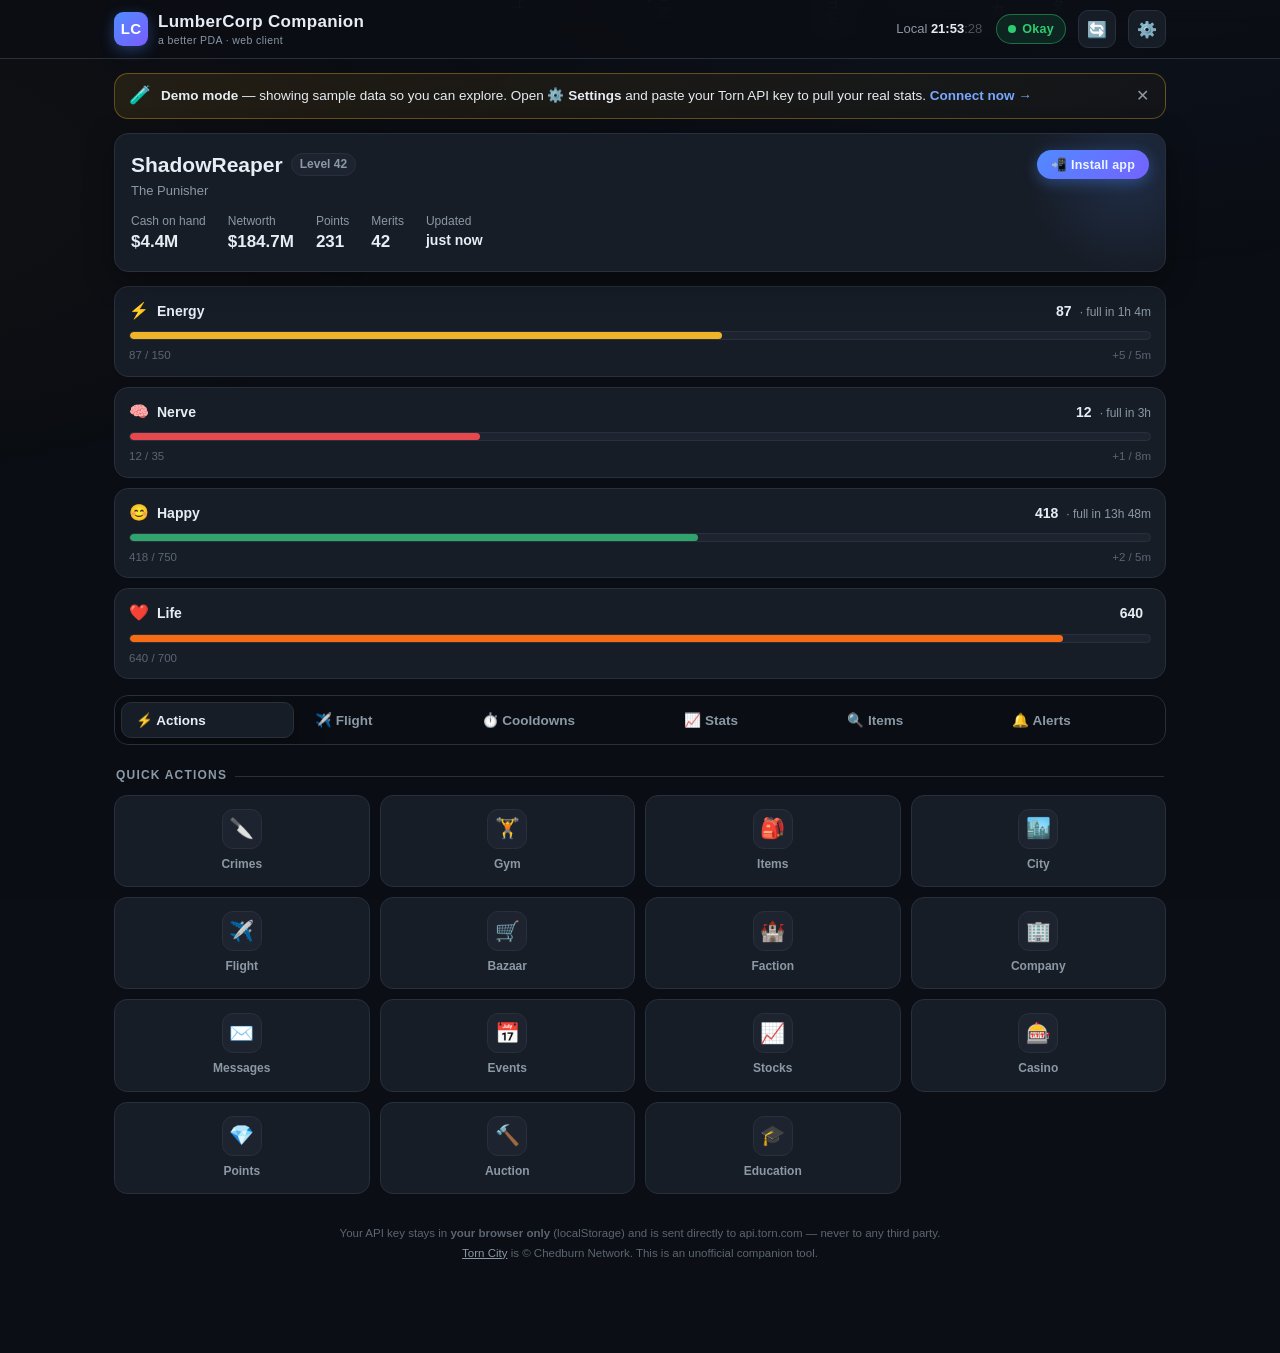
<file: torn-companion/index.html>
<!DOCTYPE html>
<html lang="en">
<head>
<meta charset="UTF-8">
<meta name="viewport" content="width=device-width, initial-scale=1, viewport-fit=cover">
<meta name="theme-color" content="#0b0e14">
<link rel="manifest" href="manifest.webmanifest">
<link rel="icon" type="image/png" href="icons/icon-192.png">
<link rel="apple-touch-icon" href="icons/icon-192.png">
<meta name="apple-mobile-web-app-capable" content="yes">
<meta name="apple-mobile-web-app-status-bar-style" content="black-translucent">
<meta name="mobile-web-app-capable" content="yes">
<title>LumberCorp Companion — a better PDA</title>
<style>
  :root{
    --bg:#0b0e14; --bg2:#10141c; --card:#171d27; --card2:#1d242f;
    --border:#28303c; --border2:#333d4b;
    --text:#e6edf3; --muted:#8b98a5; --faint:#5b6673;
    --accent:#4f8cff; --accent2:#7aa8ff;
    --energy:#f0b429; --nerve:#e5484d; --happy:#30a46c; --life:#f76b15;
    --ok:#2ecc71; --warn:#f39c12; --bad:#e74c3c; --info:#3498db; --travel:#9b59b6;
    --shadow:0 8px 30px rgba(0,0,0,.35);
    --radius:14px;
  }
  [data-theme="light"]{
    --bg:#eef1f5; --bg2:#f7f9fb; --card:#ffffff; --card2:#f0f3f7;
    --border:#dfe4ea; --border2:#ccd3dc;
    --text:#1a1d21; --muted:#5a6472; --faint:#8a93a0;
    --shadow:0 8px 24px rgba(20,30,50,.10);
  }
  *{box-sizing:border-box;margin:0;padding:0}
  html{-webkit-text-size-adjust:100%}
  body{
    background:var(--bg); color:var(--text);
    font-family:-apple-system,BlinkMacSystemFont,"Segoe UI",Roboto,Inter,Helvetica,Arial,sans-serif;
    line-height:1.45; min-height:100vh;
    transition:background .25s,color .25s;
  }
  body::before{
    content:""; position:fixed; inset:0; z-index:-1; pointer-events:none;
    background:
      radial-gradient(1200px 600px at 85% -10%, rgba(79,140,255,.10), transparent 60%),
      radial-gradient(900px 500px at -10% 20%, rgba(240,180,41,.06), transparent 60%);
  }
  #matrix{position:fixed;inset:0;z-index:-1;pointer-events:none;opacity:.5;background:#0b0e14}
  [data-theme="light"] #matrix{display:none}
  .wrap{max-width:1080px;margin:0 auto;padding:0 14px 90px}

  /* ---------- header ---------- */
  header{
    position:sticky; top:0; z-index:50;
    background:color-mix(in srgb, var(--bg) 82%, transparent);
    backdrop-filter:blur(12px); -webkit-backdrop-filter:blur(12px);
    border-bottom:1px solid var(--border);
  }
  .hbar{max-width:1080px;margin:0 auto;padding:10px 14px;display:flex;align-items:center;gap:12px}
  .logo{display:flex;align-items:center;gap:10px;font-weight:800;letter-spacing:.3px;font-size:17px}
  .logo .mark{
    width:34px;height:34px;border-radius:9px;flex:0 0 auto;
    background:linear-gradient(135deg,var(--accent),#7a5cff);
    display:grid;place-items:center;font-weight:900;font-size:15px;color:#fff;
    box-shadow:0 4px 14px rgba(79,140,255,.35);
  }
  .logo small{display:block;font-weight:500;font-size:10.5px;color:var(--muted);letter-spacing:.4px;margin-top:-2px}
  .spacer{flex:1}
  .clock{font-variant-numeric:tabular-nums;color:var(--muted);font-size:13px;margin-right:2px;text-align:right}
  .clock b{color:var(--text);font-weight:600}
  .iconbtn{
    background:var(--card);border:1px solid var(--border);color:var(--text);
    width:38px;height:38px;border-radius:10px;cursor:pointer;font-size:16px;
    display:grid;place-items:center;transition:.15s;
  }
  .iconbtn:hover{border-color:var(--border2);background:var(--card2)}
  .iconbtn:active{transform:scale(.94)}
  .spin{animation:spin 1s linear infinite}
  @keyframes spin{to{transform:rotate(360deg)}}
  .statuspill{
    display:inline-flex;align-items:center;gap:6px;padding:5px 11px;border-radius:99px;
    font-size:12.5px;font-weight:700;letter-spacing:.3px;border:1px solid transparent;
  }
  .statuspill .dot{width:8px;height:8px;border-radius:50%;background:currentColor;animation:pulse 2s infinite}
  @keyframes pulse{0%,100%{opacity:1}50%{opacity:.35}}

  /* ---------- banners ---------- */
  .banner{
    display:flex;gap:10px;align-items:flex-start;padding:12px 14px;border-radius:var(--radius);
    border:1px solid var(--border);background:var(--card);margin-top:14px;font-size:13.5px;
  }
  .banner .ico{font-size:18px;line-height:1}
  .banner a{color:var(--accent2);text-decoration:none;font-weight:600}
  .banner .close{margin-left:auto;background:none;border:none;color:var(--muted);cursor:pointer;font-size:16px;padding:0 2px}
  .banner.demo{border-color:rgba(240,180,41,.35);background:linear-gradient(135deg,rgba(240,180,41,.10),rgba(240,180,41,.03))}

  /* ---------- identity card ---------- */
  .idcard{
    margin-top:14px;background:var(--card);border:1px solid var(--border);border-radius:var(--radius);
    padding:16px;box-shadow:var(--shadow);position:relative;overflow:hidden;
  }
  .idcard::after{
    content:"";position:absolute;right:-60px;top:-60px;width:200px;height:200px;border-radius:50%;
    background:radial-gradient(circle,rgba(79,140,255,.14),transparent 70%);pointer-events:none;
  }
  .idname{font-size:21px;font-weight:800;display:flex;align-items:center;gap:8px;flex-wrap:wrap}
  .idname .lvl{
    font-size:12px;background:var(--card2);border:1px solid var(--border);padding:2px 8px;border-radius:99px;
    color:var(--muted);font-weight:600;
  }
  .installbtn{
    margin-left:auto;display:inline-flex;align-items:center;gap:6px;
    background:linear-gradient(135deg,var(--accent),#7a5cff);color:#fff;border:none;border-radius:99px;
    padding:7px 14px;font-size:12.5px;font-weight:700;cursor:pointer;box-shadow:0 4px 14px rgba(79,140,255,.35);
    transition:.15s;letter-spacing:.2px;
  }
  .installbtn:hover{transform:translateY(-1px);box-shadow:0 6px 18px rgba(79,140,255,.45)}
  .installbtn:active{transform:scale(.96)}
  .installbtn:disabled{opacity:.55;cursor:default;transform:none}
  .idrank{color:var(--muted);font-size:13px;margin-top:2px}
  .idmoney{display:flex;gap:22px;margin-top:12px;flex-wrap:wrap}
  .idmoney .m{font-size:13px}
  .idmoney .m span{display:block;font-size:12px;color:var(--muted)}
  .idmoney .m b{font-size:17px;font-weight:800;font-variant-numeric:tabular-nums}

  /* ---------- bars ---------- */
  .bars{margin-top:14px;display:grid;gap:10px}
  .bar{
    background:var(--card);border:1px solid var(--border);border-radius:var(--radius);
    padding:12px 14px;
  }
  .bar .top{display:flex;align-items:baseline;gap:8px}
  .bar .top .ic{font-size:16px}
  .bar .top .lbl{font-weight:700;font-size:14px}
  .bar .top .val{margin-left:auto;font-variant-numeric:tabular-nums;font-weight:700;font-size:14px}
  .bar .top .full{color:var(--muted);font-size:12px;font-variant-numeric:tabular-nums}
  .track{height:9px;background:var(--card2);border:1px solid var(--border);border-radius:99px;margin-top:9px;overflow:hidden}
  .fill{height:100%;border-radius:99px;transition:width .5s ease}
  .bar .sub{display:flex;justify-content:space-between;margin-top:7px;font-size:11.5px;color:var(--faint)}

  /* ---------- tabs ---------- */
  .tabbar{
    position:sticky; top:59px; z-index:40;
    display:flex; gap:6px; margin:16px 0 0; padding:6px;
    background:color-mix(in srgb, var(--bg) 88%, transparent);
    backdrop-filter:blur(10px); -webkit-backdrop-filter:blur(10px);
    border:1px solid var(--border); border-radius:14px;
    overflow-x:auto; scrollbar-width:none;
  }
  .tabbar::-webkit-scrollbar{display:none}
  .tab{
    flex:1 0 auto; white-space:nowrap; display:inline-flex; align-items:center; gap:7px;
    padding:9px 14px; border-radius:10px; cursor:pointer; font-size:13.5px; font-weight:600;
    color:var(--muted); background:transparent; border:1px solid transparent; transition:.15s;
    user-select:none;
  }
  .tab:hover{color:var(--text); background:var(--card)}
  .tab.active{color:var(--text); background:var(--card); border-color:var(--border); box-shadow:var(--shadow)}
  .tab .badge{
    background:var(--accent); color:#fff; font-size:10.5px; font-weight:800; min-width:18px; height:18px;
    border-radius:99px; display:inline-grid; place-items:center; padding:0 5px;
  }
  .tab:not(.active) .badge{background:var(--card2); color:var(--muted); border:1px solid var(--border)}
  .panel{display:none; animation:fade .25s ease}
  .panel.active{display:block}
  @keyframes fade{from{opacity:0; transform:translateY(6px)}to{opacity:1; transform:none}}

  /* ---------- section headings ---------- */
  h2.sec{
    font-size:12px;font-weight:700;letter-spacing:1.2px;text-transform:uppercase;
    color:var(--muted);margin:22px 2px 10px;display:flex;align-items:center;gap:8px;
  }
  h2.sec::after{content:"";flex:1;height:1px;background:var(--border)}

  /* ---------- quick actions ---------- */
  .actions{display:grid;grid-template-columns:repeat(4,1fr);gap:10px}
  .act{
    background:var(--card);border:1px solid var(--border);border-radius:13px;
    padding:13px 8px;cursor:pointer;text-align:center;transition:.15s;text-decoration:none;color:var(--text);
    display:flex;flex-direction:column;align-items:center;gap:7px;
    font-family:inherit;font-size:inherit;width:100%;
  }
  .act:hover{border-color:var(--border2);background:var(--card2);transform:translateY(-2px)}
  .act:active{transform:translateY(0) scale(.97)}
  .act .ic{
    width:40px;height:40px;border-radius:11px;display:grid;place-items:center;font-size:20px;
    background:var(--card2);border:1px solid var(--border);
  }
  .act .nm{font-size:12px;font-weight:600;color:var(--muted)}
  @media(max-width:520px){.actions{grid-template-columns:repeat(3,1fr)}}

  /* ---------- stats grid ---------- */
  .stats{display:grid;grid-template-columns:repeat(4,1fr);gap:10px}
  .stat{background:var(--card);border:1px solid var(--border);border-radius:12px;padding:12px;text-align:left}
  .stat .ic{font-size:17px}
  .stat .v{font-weight:800;font-size:16px;font-variant-numeric:tabular-nums;margin-top:5px}
  .stat .k{font-size:11px;color:var(--muted);margin-top:1px}
  @media(max-width:720px){.stats{grid-template-columns:repeat(2,1fr)}}

  /* ---------- cooldowns ---------- */
  .cooldowns{display:grid;grid-template-columns:repeat(3,1fr);gap:10px}
  .cd{
    background:var(--card);border:1px solid var(--border);border-radius:12px;padding:12px 13px;
    display:flex;align-items:center;gap:10px;
  }
  .cd .ic{font-size:19px}
  .cd .k{font-size:11.5px;color:var(--muted)}
  .cd .v{font-weight:700;font-variant-numeric:tabular-nums;font-size:14px}
  .cd.ready .v{color:var(--ok)}
  @media(max-width:520px){.cooldowns{grid-template-columns:1fr}}

  /* ---------- travel ---------- */
  .travel{
    background:var(--card);border:1px solid var(--border);border-radius:var(--radius);
    padding:14px 16px;display:flex;align-items:center;gap:14px;
  }
  .travel .ic{font-size:26px}
  .travel .t{font-weight:800;font-size:15px}
  .travel .s{color:var(--muted);font-size:12.5px}
  .travel .cd{margin-left:auto;text-align:right;font-variant-numeric:tabular-nums}
  .travel .cd b{font-size:17px;font-weight:800}
  .travel .cd span{display:block;font-size:11px;color:var(--muted)}

  /* ---------- flight ---------- */
  .flight-timer{
    background:linear-gradient(135deg,var(--card),var(--card2));
    border:1px solid var(--border); border-radius:var(--radius);
    padding:18px; box-shadow:var(--shadow);
  }
  .ft-head{display:flex;align-items:center;gap:12px}
  .ft-icon{font-size:30px}
  .ft-title{font-weight:800;font-size:16px}
  .ft-status{color:var(--muted);font-size:12.5px;margin-top:1px}
  .ft-count{font-size:38px;font-weight:900;font-variant-numeric:tabular-nums;margin:14px 0 6px;letter-spacing:1px}
  .ft-count small{font-size:13px;font-weight:600;color:var(--muted);letter-spacing:0}
  .ft-row{display:flex;gap:8px;margin-top:14px;align-items:center;flex-wrap:wrap}
  .ft-row select,.ft-row input{
    background:var(--bg);border:1px solid var(--border);border-radius:10px;
    padding:10px 12px;color:var(--text);font-size:13.5px;outline:none;flex:1;min-width:130px;
  }
  .ft-row input{flex:0 0 92px;width:92px}
  .ft-row select:focus,.ft-row input:focus{border-color:var(--accent)}
  .ft-btns{display:flex;gap:8px;margin-top:12px;flex-wrap:wrap}
  .ft-btns .btn{width:auto;flex:1;min-width:112px;margin-top:0}
  .ft-types{display:flex;gap:6px;margin-top:12px;flex-wrap:wrap}
  .ft-type{
    flex:1;min-width:0;padding:9px 4px;border-radius:10px;border:1px solid var(--border);
    background:var(--bg);color:var(--muted);font-size:12.5px;font-weight:700;cursor:pointer;transition:.15s;
    display:flex;flex-direction:column;align-items:center;gap:2px;line-height:1.15;
  }
  .ft-type .t{font-size:11px;font-weight:600;color:var(--faint);font-variant-numeric:tabular-nums}
  .ft-type .c{font-size:10.5px;font-weight:600;color:var(--faint);font-variant-numeric:tabular-nums}
  .ft-type.active .c{color:var(--accent2)}
  .ft-type:hover{border-color:var(--border2);color:var(--text)}
  .ft-type.active{border-color:var(--accent);color:var(--text);background:var(--card2);box-shadow:0 0 0 3px rgba(79,140,255,.12)}
  .ft-type.active .t{color:var(--accent2)}
  .ft-note{font-size:11.5px;color:var(--faint);margin-top:12px;line-height:1.5}
  .ft-note b{color:var(--muted)}
  .restockbar{
    display:flex;align-items:center;gap:10px;margin:14px 0 2px;
    background:var(--card);border:1px solid var(--border);border-radius:12px;padding:11px 13px;font-size:12.5px;line-height:1.45;
  }
  .restockbar .ic{font-size:17px}
  .restockbar b{font-variant-numeric:tabular-nums}
  .restockbar a{color:var(--accent2);text-decoration:none}
  .destlist{display:grid;gap:10px}
  .dest{background:var(--card);border:1px solid var(--border);border-radius:12px;padding:13px 14px}
  .dest .dhead{display:flex;align-items:center;gap:11px}
  .dest .flag{font-size:24px}
  .dest .dinfo{flex:1;min-width:0}
  .dest .dname{font-weight:800;font-size:14.5px}
  .dest .dcity{font-size:11.5px;color:var(--muted)}
  .dest .dmeta{display:flex;gap:6px}
  .dest .chip{
    font-size:11px;font-weight:700;padding:4px 9px;border-radius:99px;
    background:var(--card2);border:1px solid var(--border);color:var(--muted);white-space:nowrap;
  }
  .dest .items{display:flex;flex-wrap:wrap;gap:6px;margin-top:11px}
  .dest .itemchip{
    display:inline-flex;align-items:center;gap:6px;padding:5px 9px;border-radius:9px;font-size:12px;
    border:1px solid var(--border);background:var(--bg);
  }
  .dest .itemchip .n{font-weight:600}
  .dest .itemchip .p{color:var(--muted);font-variant-numeric:tabular-nums}
  .dest .itemchip .mkt{color:var(--ok);font-variant-numeric:tabular-nums;font-weight:700}
  .dest .itemchip .est{color:var(--faint);font-size:10.5px}
  .dest .itemchip.flower{border-color:rgba(48,164,108,.4)}
  .dest .itemchip.plushie{border-color:rgba(240,180,41,.4)}
  .dest .itemchip.instock{border-color:rgba(46,204,113,.55);background:rgba(46,204,113,.08)}
  .dest .itemchip.instock .q{color:var(--ok);font-weight:700}
  .dest .itemchip.outstock{opacity:.45}
  .dest .itemchip .q{color:var(--muted);font-variant-numeric:tabular-nums;font-size:10.5px}
  .stockhead{display:flex;align-items:center;gap:7px;font-size:11.5px;color:var(--faint);margin-top:11px}
  .stockhead .live{display:inline-flex;align-items:center;gap:5px;color:var(--ok);font-weight:700}
  .stockhead .live .dot{width:7px;height:7px;border-radius:50%;background:var(--ok);animation:pulse 1.6s infinite}
  .outlist{margin-top:8px;font-size:10.5px;color:var(--faint);line-height:1.7}
  .outlist b{color:var(--muted);font-weight:600}

  /* ---------- faction ---------- */
  .faction{background:var(--card);border:1px solid var(--border);border-radius:var(--radius);padding:15px 16px}
  .faction .fhead{display:flex;align-items:center;gap:12px;flex-wrap:wrap}
  .faction .fname{font-weight:800;font-size:16px}
  .faction .ftag{background:var(--card2);border:1px solid var(--border);padding:2px 9px;border-radius:6px;font-size:12px;font-weight:700;color:var(--accent2)}
  .faction .fstats{display:flex;gap:22px;margin-top:12px;flex-wrap:wrap}
  .faction .fstats .m span{display:block;font-size:11.5px;color:var(--muted)}
  .faction .fstats .m b{font-size:16px;font-variant-numeric:tabular-nums}

  /* ---------- item search ---------- */
  .searchwrap{position:relative}
  .searchwrap input{
    width:100%;background:var(--card);border:1px solid var(--border);border-radius:12px;
    padding:12px 14px 12px 40px;color:var(--text);font-size:14.5px;outline:none;transition:.15s;
  }
  .searchwrap input:focus{border-color:var(--accent);box-shadow:0 0 0 3px rgba(79,140,255,.15)}
  .searchwrap .mag{position:absolute;left:13px;top:50%;transform:translateY(-50%);font-size:15px;opacity:.6}
  .searchwrap .kbd{position:absolute;right:12px;top:50%;transform:translateY(-50%);font-size:11px;color:var(--faint);
    border:1px solid var(--border);border-radius:5px;padding:1px 6px}
  .itemlist{margin-top:10px;display:grid;gap:8px;max-height:340px;overflow:auto}
  .item{display:flex;align-items:center;gap:12px;background:var(--card);border:1px solid var(--border);border-radius:11px;padding:10px 13px}
  .item .thumb{width:38px;height:38px;border-radius:9px;background:var(--card2);border:1px solid var(--border);display:grid;place-items:center;font-size:19px;flex:0 0 auto}
  .item .iname{font-weight:700;font-size:13.5px}
  .item .itype{font-size:11px;color:var(--muted)}
  .item .iprice{margin-left:auto;text-align:right}
  .item .iprice b{font-size:14px;font-variant-numeric:tabular-nums}
  .item .iprice span{display:block;font-size:10.5px;color:var(--faint)}
  .item .iprice.good b{color:var(--ok)}
  .empty{color:var(--muted);font-size:13px;text-align:center;padding:22px}

  /* ---------- notifications ---------- */
  .notifs{display:grid;gap:8px}
  .notif{display:flex;gap:11px;align-items:flex-start;background:var(--card);border:1px solid var(--border);border-radius:11px;padding:11px 13px}
  .notif .ic{font-size:17px}
  .notif .t{font-size:13.5px;font-weight:600}
  .notif .d{font-size:12px;color:var(--muted)}
  .notif .when{margin-left:auto;font-size:11px;color:var(--faint);white-space:nowrap}

  /* ---------- footer ---------- */
  footer{text-align:center;color:var(--faint);font-size:11.5px;margin-top:30px;line-height:1.7}
  footer a{color:var(--muted)}

  /* ---------- modal ---------- */
  .overlay{
    position:fixed;inset:0;background:rgba(0,0,0,.55);z-index:100;display:none;
    align-items:flex-end;justify-content:center;backdrop-filter:blur(2px);
  }
  .overlay.open{display:flex}
  .sheet{
    background:var(--bg2);border:1px solid var(--border);border-top-left-radius:22px;border-top-right-radius:22px;
    width:100%;max-width:560px;max-height:88vh;overflow:auto;padding:20px 20px 30px;
  }
  @media(min-width:560px){.sheet{border-radius:20px;margin:40px}}
  .sheet h3{font-size:17px;font-weight:800;display:flex;align-items:center;gap:8px}
  .sheet h3 .x{margin-left:auto;background:none;border:none;color:var(--muted);font-size:20px;cursor:pointer}
  .field{margin-top:16px}
  .field label{display:block;font-size:12.5px;font-weight:700;color:var(--muted);margin-bottom:6px;letter-spacing:.3px}
  .field input[type=text],.field input[type=number]{
    width:100%;background:var(--card);border:1px solid var(--border);border-radius:11px;padding:11px 13px;color:var(--text);font-size:14px;outline:none;
  }
  .field input:focus{border-color:var(--accent)}
  .field .hint{font-size:11.5px;color:var(--faint);margin-top:6px;line-height:1.5}
  .toggle{display:flex;align-items:center;gap:10px;padding:11px 2px;border-bottom:1px solid var(--border)}
  .toggle:last-child{border-bottom:none}
  .toggle .tt{flex:1}
  .toggle .tt b{font-size:14px;font-weight:600}
  .toggle .tt span{display:block;font-size:11.5px;color:var(--muted)}
  .switch{position:relative;width:46px;height:26px;flex:0 0 auto;cursor:pointer}
  .switch input{opacity:0;width:0;height:0}
  .switch .sl{position:absolute;inset:0;background:var(--border2);border-radius:99px;transition:.2s}
  .switch .sl::before{content:"";position:absolute;width:20px;height:20px;left:3px;top:3px;background:#fff;border-radius:50%;transition:.2s}
  .switch input:checked + .sl{background:var(--accent)}
  .switch input:checked + .sl::before{transform:translateX(20px)}
  .btn{
    display:inline-flex;align-items:center;justify-content:center;gap:8px;
    background:var(--accent);color:#fff;border:none;border-radius:11px;padding:12px 18px;
    font-size:14px;font-weight:700;cursor:pointer;transition:.15s;width:100%;margin-top:8px;
  }
  .btn:hover{background:var(--accent2)}
  .btn:active{transform:scale(.98)}
  .btn.ghost{background:var(--card);color:var(--text);border:1px solid var(--border)}
  .btn.ghost:hover{background:var(--card2)}
  .rowbtns{display:flex;gap:10px}

  /* ---------- stock report modal ---------- */
  .rrow{display:flex;gap:8px;align-items:center;margin-top:8px}
  .rrow input{
    background:var(--card);border:1px solid var(--border);border-radius:9px;
    padding:9px 11px;color:var(--text);font-size:13.5px;outline:none;min-width:0;
  }
  .rrow input:focus{border-color:var(--accent)}
  .rrow .rname{flex:1.6}
  .rrow .rqty{flex:0 0 64px;width:64px}
  .rrow .rcost{flex:0 0 84px;width:84px}
  .rrow .rdel{flex:0 0 auto;width:34px;height:34px;border-radius:9px}
  #reportCountry{
    width:100%;background:var(--card);border:1px solid var(--border);border-radius:11px;
    padding:11px 13px;color:var(--text);font-size:14px;outline:none;
  }

  .msg{font-size:12.5px;margin-top:10px;padding:9px 12px;border-radius:9px;border:1px solid var(--border);background:var(--card);display:none}
  .msg.show{display:block}
  .msg.err{border-color:rgba(231,76,60,.4);color:#ff9a8b}
  .msg.ok{border-color:rgba(46,204,113,.4);color:#7ae0a9}

  /* ---------- toast ---------- */
  .toast{
    position:fixed;left:50%;bottom:22px;transform:translateX(-50%) translateY(20px);
    background:var(--card2);border:1px solid var(--border2);color:var(--text);
    padding:11px 16px;border-radius:12px;font-size:13px;line-height:1.5;
    box-shadow:var(--shadow);opacity:0;pointer-events:none;transition:.25s;
    max-width:92vw;z-index:200;text-align:center;
  }
  .toast.show{opacity:1;transform:translateX(-50%) translateY(0)}
</style>
</head>
<body data-theme="dark">
<canvas id="matrix" aria-hidden="true"></canvas>
<header>
  <div class="hbar">
    <div class="logo">
      <div class="mark">LC</div>
      <div>LumberCorp Companion<small>a better PDA · web client</small></div>
    </div>
    <div class="spacer"></div>
    <div class="clock" id="clock">—</div>
    <span class="statuspill" id="statuspill"><span class="dot"></span><span id="statuslabel">—</span></span>
    <button class="iconbtn" id="refreshBtn" title="Refresh"><span id="refreshIco">🔄</span></button>
    <button class="iconbtn" id="settingsBtn" title="Settings">⚙️</button>
  </div>
</header>

<div class="wrap">
  <div class="banner demo" id="demoBanner">
    <span class="ico">🧪</span>
    <div><b>Demo mode</b> — showing sample data so you can explore. Open <b>⚙️ Settings</b> and paste your Torn API key to pull your real stats. <a href="#" id="openSettingsLink">Connect now →</a></div>
    <button class="close" id="demoBannerClose">✕</button>
  </div>

  <div class="banner" id="offlineBanner" style="display:none">
    <span class="ico">📡</span>
    <div>Couldn't reach the Torn API (offline / blocked in preview). Showing demo data instead.</div>
  </div>

  <div class="idcard">
    <div class="idname"><span id="pname">—</span><span class="lvl" id="plevel">—</span>
      <button class="installbtn" id="installBtn" style="display:none">📲 Install app</button>
    </div>
    <div class="idrank" id="prank">—</div>
    <div class="idmoney">
      <div class="m"><span>Cash on hand</span><b id="moneyOnHand">—</b></div>
      <div class="m"><span>Networth</span><b id="networth">—</b></div>
      <div class="m"><span>Points</span><b id="points">—</b></div>
      <div class="m"><span>Merits</span><b id="merits">—</b></div>
      <div class="m"><span>Updated</span><b id="updatedAgo" style="font-size:14px">—</b></div>
    </div>
  </div>

  <div class="bars" id="bars"></div>

  <nav class="tabbar" id="tabbar">
    <button class="tab active" data-tab="actions">⚡ Actions</button>
    <button class="tab" data-tab="flight">✈️ Flight</button>
    <button class="tab" data-tab="cooldowns">⏱️ Cooldowns</button>
    <button class="tab" data-tab="stats">📈 Stats</button>
    <button class="tab" data-tab="items">🔍 Items</button>
    <button class="tab" data-tab="alerts">🔔 Alerts <span class="badge" id="alertBadge" style="display:none">0</span></button>
  </nav>

  <section class="panel active" data-panel="actions">
    <h2 class="sec">Quick Actions</h2>
    <div class="actions" id="actions"></div>
  </section>

  <section class="panel" data-panel="flight">
    <h2 class="sec">Flight</h2>
    <div class="flight-timer">
      <div class="ft-head">
        <span class="ft-icon">✈️</span>
        <div>
          <div class="ft-title">Flight timer</div>
          <div class="ft-status" id="ftStatus">Set a destination to start counting down.</div>
        </div>
      </div>
      <div class="ft-count" id="ftCount">--:--:--<small></small></div>
      <div class="ft-row">
        <select id="ftDest">
          <option value="">Choose destination…</option>
        </select>
        <input type="number" id="ftCustomMin" min="1" max="600" placeholder="or min">
      </div>
      <div class="ft-types" id="ftTypes">
        <button class="ft-type active" data-type="standard">Standard<span class="t" id="tt-standard">—</span><span class="c" id="tc-standard"></span></button>
        <button class="ft-type" data-type="airstrip">Airstrip<span class="t" id="tt-airstrip">—</span><span class="c" id="tc-airstrip"></span></button>
        <button class="ft-type" data-type="wlt">Private<span class="t" id="tt-wlt">—</span><span class="c" id="tc-wlt"></span></button>
        <button class="ft-type" data-type="business">Business<span class="t" id="tt-business">—</span><span class="c" id="tc-business"></span></button>
      </div>
      <div class="ft-btns">
        <button class="btn" id="ftStart">▶ Start flight</button>
        <button class="btn ghost" id="ftStop">■ Cancel</button>
      </div>
      <div class="ft-note" id="ftNote"></div>
    </div>

    <h2 class="sec">Destinations &amp; Stock</h2>
    <div class="restockbar">
      <span class="ic">🕒</span>
      <div>Foreign stocks refill on the <b>:00 / :15 / :30 / :45</b> quarter-hour ticks. Next tick in <b id="nextTick">—</b>.</div>
    </div>
    <div class="restockbar" style="margin-top:0">
      <span class="ic">📡</span>
      <div id="yataMeta">Loading foreign stock…</div>
      <button class="btn ghost" id="reportStockBtn" style="width:auto;margin:0;flex:0 0 auto;padding:8px 12px;font-size:12.5px">📣 Report stock</button>
    </div>
    <div class="destlist" id="destlist"></div>
  </section>

  <section class="panel" data-panel="cooldowns">
    <h2 class="sec">Cooldowns</h2>
    <div class="cooldowns" id="cooldowns"></div>
    <div id="travelSlot"></div>
  </section>

  <section class="panel" data-panel="stats">
    <h2 class="sec">Career Stats</h2>
    <div class="stats" id="stats"></div>
    <h2 class="sec">Faction</h2>
    <div class="faction" id="faction"></div>
  </section>

  <section class="panel" data-panel="items">
    <h2 class="sec">Item Database</h2>
    <div class="searchwrap">
      <span class="mag">🔍</span>
      <input type="text" id="searchInput" placeholder="Search items… (Xanax, armor, car…)" autocomplete="off">
      <span class="kbd">/</span>
    </div>
    <div class="itemlist" id="itemlist"></div>
  </section>

  <section class="panel" data-panel="alerts">
    <h2 class="sec">Activity &amp; Alerts</h2>
    <div class="notifs" id="notifs"></div>
  </section>

  <footer>
    Your API key stays in <b>your browser only</b> (localStorage) and is sent directly to api.torn.com — never to any third party.<br>
    <a href="https://www.torn.com" target="_blank" rel="noopener">Torn City</a> is © Chedburn Network. This is an unofficial companion tool.
  </footer>
</div>

<!-- Settings modal -->
<div class="toast" id="toast"></div>
<div class="overlay" id="overlay">
  <div class="sheet">
    <h3>⚙️ Settings <button class="x" id="closeSettings">✕</button></h3>

    <div class="field">
      <label>Torn API key</label>
      <input type="text" id="apiKeyInput" placeholder="Paste your API key…" autocomplete="off" spellcheck="false">
      <div class="hint">Get one at torn.com → Settings → <b>API Keys</b> → create a <b>Public</b> (or Full-access read-only) key. It's stored locally in your browser.</div>
    </div>
    <div class="rowbtns">
      <button class="btn" id="saveKeyBtn">Connect</button>
      <button class="btn ghost" id="demoModeBtn">Use demo data</button>
    </div>
    <div class="msg" id="keyMsg"></div>

    <div class="field" style="margin-top:20px">
      <label>Auto-refresh interval (seconds)</label>
      <input type="number" id="refreshIntervalInput" min="10" max="3600" value="60">
    </div>

    <h2 class="sec" style="margin-top:18px">Appearance</h2>
    <div class="toggle">
      <div class="tt"><b>Dark mode</b><span>Follow dark / light theme</span></div>
      <label class="switch"><input type="checkbox" id="darkToggle"><span class="sl"></span></label>
    </div>
    <div class="toggle">
      <div class="tt"><b>Matrix rain</b><span>Green falling-code background (dark mode only)</span></div>
      <label class="switch"><input type="checkbox" id="matrixRainToggle"><span class="sl"></span></label>
    </div>

    <h2 class="sec" style="margin-top:16px">Notifications (browser)</h2>
    <div class="toggle">
      <div class="tt"><b>Energy full</b><span>Alert when your energy bar is maxed</span></div>
      <label class="switch"><input type="checkbox" id="notifEnergy"><span class="sl"></span></label>
    </div>
    <div class="toggle">
      <div class="tt"><b>Nerve full</b><span>Alert when nerve is maxed</span></div>
      <label class="switch"><input type="checkbox" id="notifNerve"><span class="sl"></span></label>
    </div>
    <div class="toggle">
      <div class="tt"><b>Travel / flight landed</b><span>Alert when you arrive back or land</span></div>
      <label class="switch"><input type="checkbox" id="notifTravel"><span class="sl"></span></label>
    </div>
    <div class="toggle">
      <div class="tt"><b>Health low</b><span>Alert if life drops below 50%</span></div>
      <label class="switch"><input type="checkbox" id="notifHealth"><span class="sl"></span></label>
    </div>
    <div class="field" style="margin-top:14px">
      <button class="btn ghost" id="notifTestBtn">🔔 Send test notification</button>
    </div>

    <div class="field" style="margin-top:16px">
      <label>Custom quick action</label>
      <div style="display:flex;gap:8px">
        <input type="text" id="customActName" placeholder="Name (e.g. Chat)" style="flex:1">
        <input type="text" id="customActUrl" placeholder="URL" style="flex:1.4">
        <button class="btn ghost" id="addCustomActBtn" style="width:auto;margin-top:0">＋</button>
      </div>
      <div class="hint" id="customActHint"></div>
    </div>
  </div>
</div>

<!-- Stock report modal -->
<div class="overlay" id="reportOverlay">
  <div class="sheet">
    <h3>📣 Report foreign stock <button class="x" id="closeReport">✕</button></h3>
    <div class="field" style="margin-top:14px">
      <label>Country you're in right now</label>
      <select id="reportCountry"></select>
    </div>
    <div class="field">
      <label>Stock on the shelves</label>
      <div class="hint" style="margin-bottom:2px">Enter the quantity you saw for each item. Prefilled items are this country's known stock — add more with "＋ Add item".</div>
      <div id="reportItems"></div>
      <button class="btn ghost" id="reportAddItem" style="margin-top:10px">＋ Add item</button>
    </div>
    <button class="btn" id="reportSubmit">Submit report</button>
    <div class="msg" id="reportMsg"></div>
  </div>
</div>

<script>
/* ============================================================================
   LumberCorp Companion — a better PDA (web client)
   - Demo mode by default (no network needed, works in the sandboxed preview)
   - Connect a real Torn API key to pull live data from api.torn.com
   ========================================================================== */
"use strict";

/* ---------- safe storage (sandboxed iframes may block localStorage) ---------- */
const store = {
  get(k, d){ try{ const v = localStorage.getItem(k); return v == null ? d : JSON.parse(v); }catch(e){ return d; } },
  set(k, v){ try{ localStorage.setItem(k, JSON.stringify(v)); }catch(e){} },
  del(k){ try{ localStorage.removeItem(k); }catch(e){} }
};

/* ---------- formatting helpers ---------- */
const fmtInt = n => (n == null ? "—" : Number(n).toLocaleString("en-US"));
function fmtMoney(n){
  if(n == null) return "—";
  n = Number(n);
  const abs = Math.abs(n);
  if(abs >= 1e9) return "$" + (n/1e9).toFixed(2) + "B";
  if(abs >= 1e6) return "$" + (n/1e6).toFixed(1) + "M";
  if(abs >= 1e4) return "$" + Math.round(n/1e3) + "K";
  return "$" + n.toLocaleString("en-US");
}
function fmtDur(sec){
  if(sec == null) return "—";
  sec = Math.max(0, Math.floor(sec));
  const d = Math.floor(sec/86400), h = Math.floor(sec%86400/3600), m = Math.floor(sec%3600/60), s = sec%60;
  if(d > 0) return d + "d " + h + "h";
  if(h > 0) return h + "h" + (m > 0 ? " " + m + "m" : "");
  if(m > 0) return m + "m" + (s > 0 ? " " + s + "s" : "");
  return s + "s";
}
/* Ticket prices are small, round numbers — always show full dollars (no K/M). */
function fmtTicket(n){
  if(n == null) return "—";
  return "$" + Number(n).toLocaleString("en-US");
}

/* ---------- settings ---------- */
const DEFAULT_SETTINGS = {
  key: "", refreshInterval: 60, dark: true, matrixRain: true,
  notifyEnergy: true, notifyNerve: false, notifyTravel: true, notifyHealth: true,
  customActions: []
};
let settings = Object.assign({}, DEFAULT_SETTINGS, store.get("tc_settings", {}));

const DEFAULT_ACTIONS = [
  {name:"Crimes",    url:"https://www.torn.com/crimes.php",           icon:"🔪"},
  {name:"Gym",       url:"https://www.torn.com/gym.php",              icon:"🏋️"},
  {name:"Items",     url:"https://www.torn.com/item.php",             icon:"🎒"},
  {name:"City",      url:"https://www.torn.com/city.php",             icon:"🏙️"},
  {name:"Flight",    url:"https://www.torn.com/page.php?sid=travel",  icon:"✈️"},
  {name:"Bazaar",    url:"https://www.torn.com/bazaar.php",           icon:"🛒"},
  {name:"Faction",   url:"https://www.torn.com/factions.php",         icon:"🏰"},
  {name:"Company",   url:"https://www.torn.com/companies.php",        icon:"🏢"},
  {name:"Messages",  url:"https://www.torn.com/messages.php",         icon:"✉️"},
  {name:"Events",    url:"https://www.torn.com/events.php",           icon:"📅"},
  {name:"Stocks",    url:"https://www.torn.com/stockexchange.php",    icon:"📈"},
  {name:"Casino",    url:"https://www.torn.com/casino.php",           icon:"🎰"},
  {name:"Points",    url:"https://www.torn.com/points.php",           icon:"💎"},
  {name:"Auction",   url:"https://www.torn.com/auction.php",          icon:"🔨"},
  {name:"Education", url:"https://www.torn.com/education.php",        icon:"🎓"},
];

/* ---------- curated stat definitions (Torn personalstats keys) ---------- */
const STAT_DEFS = [
  {key:"attackswon",        label:"Attacks Won",      icon:"⚔️"},
  {key:"attackslost",       label:"Attacks Lost",     icon:"🛡️"},
  {key:"attackhits",        label:"Attack Hits",      icon:"🎯"},
  {key:"peoplebusted",      label:"People Busted",    icon:"👮"},
  {key:"revives",           label:"Revives Given",    icon:"⛑️"},
  {key:"drugsused",         label:"Drugs Used",       icon:"💊"},
  {key:"bazaarcustomers",   label:"Bazaar Customers", icon:"🛒"},
  {key:"bazaarprofit",      label:"Bazaar Profit",    icon:"💰"},
  {key:"itemsfound",        label:"Items Found",      icon:"🧰"},
  {key:"cityfinds",         label:"City Finds",       icon:"📍"},
  {key:"traveltimes",       label:"Flights Taken",    icon:"✈️"},
  {key:"refills",           label:"Refills Used",     icon:"⚡"},
  {key:"booksread",         label:"Books Read",       icon:"📚"},
  {key:"contractscompleted",label:"Contracts Done",   icon:"📜"},
  {key:"meritsbought",      label:"Merits Bought",    icon:"🏅"},
  {key:"mailssent",         label:"Mails Sent",       icon:"✉️"},
];

/* ---------- travel destinations (from wiki.torn.com/wiki/Travel) ---------- */
/* times: standard, airstrip, wlt, business-class (minutes). standardCost in $ */
const DESTINATIONS = [
  {country:"Mexico", city:"Ciudad Juarez", flag:"MX",
    times:{standard:24, airstrip:17, wlt:12, business:7}, cost:6500,
    items:[{n:"Dahlia Flower", price:300, kind:"flower"}]},
  {country:"Cayman Islands", city:"George Town", flag:"KY",
    times:{standard:33, airstrip:23, wlt:17, business:10}, cost:10000,
    items:[{n:"Banana Orchid", price:4000, kind:"flower"},
           {n:"Cayman Plushie", price:400, kind:"plushie"},
           {n:"Trout", price:25000, kind:"other"}]},
  {country:"Canada", city:"Toronto", flag:"CA",
    times:{standard:39, airstrip:27, wlt:19, business:12}, cost:9000,
    items:[{n:"Crocus Flower", price:600, kind:"flower"},
           {n:"Wolverine Plushie", price:30, kind:"plushie"}]},
  {country:"Hawaii", city:"Honolulu", flag:"US",
    times:{standard:127, airstrip:89, wlt:63, business:38}, cost:11000,
    items:[{n:"Orchid Flower", price:700, kind:"flower"},
           {n:"Stingray Plushie", price:400, kind:"plushie"}]},
  {country:"United Kingdom", city:"London", flag:"GB",
    times:{standard:151, airstrip:106, wlt:75, business:45}, cost:18000,
    items:[{n:"Nessie Plushie", price:200, kind:"plushie"},
           {n:"Red Fox Plushie", price:1000, kind:"plushie"},
           {n:"Heart Flower", price:3000, kind:"flower"}]},
  {country:"Argentina", city:"Buenos Aires", flag:"AR",
    times:{standard:158, airstrip:111, wlt:79, business:47}, cost:21000,
    items:[{n:"Ceibo Flower", price:500, kind:"flower"},
           {n:"Monkey Plushie", price:400, kind:"plushie"},
           {n:"Tear Gas", price:2500, kind:"other"}]},
  {country:"Switzerland", city:"Zurich", flag:"CH",
    times:{standard:166, airstrip:116, wlt:83, business:50}, cost:27000,
    items:[{n:"Edelweiss Flower", price:900, kind:"flower"},
           {n:"Chamois Plushie", price:400, kind:"plushie"},
           {n:"Flash Grenade", price:4000, kind:"other"}]},
  {country:"Japan", city:"Tokyo", flag:"JP",
    times:{standard:213, airstrip:149, wlt:107, business:64}, cost:32000,
    items:[{n:"Cherry Blossom", price:500, kind:"flower"},
           {n:"Katana", price:25000, kind:"other"}]},
  {country:"China", city:"Beijing", flag:"CN",
    times:{standard:229, airstrip:160, wlt:114, business:69}, cost:35000,
    items:[{n:"Peony Flower", price:5000, kind:"flower"},
           {n:"Panda Plushie", price:400, kind:"plushie"}]},
  {country:"United Arab Emirates", city:"Dubai", flag:"AE",
    times:{standard:257, airstrip:180, wlt:128, business:77}, cost:32000,
    items:[{n:"Tribulus Omanense", price:6000, kind:"flower"},
           {n:"Camel Plushie", price:14000, kind:"plushie"}]},
  {country:"South Africa", city:"Johannesburg", flag:"ZA",
    times:{standard:282, airstrip:197, wlt:141, business:85}, cost:40000,
    items:[{n:"African Violet", price:2000, kind:"flower"},
           {n:"Lion Plushie", price:400, kind:"plushie"},
           {n:"Smoke Grenade", price:4500, kind:"other"},
           {n:"Xanax", price:48000, kind:"drug"}]},
];


function demoUser(){
  return {
    player_id: 1234567,
    name: "ShadowReaper",
    level: 42,
    rank: "The Punisher",
    status: { state: "Okay", color: "green", description: "Currently doing fine" },
    bars: {
      energy: { current: 87,  maximum: 150, increment: 5, interval: 300, ticktime: 42 },
      nerve:  { current: 12,  maximum: 35,  increment: 1, interval: 480, ticktime: 210 },
      happy:  { current: 418, maximum: 750, increment: 2, interval: 300, ticktime: 88 },
      life:   { current: 640, maximum: 700, increment: 0, interval: 0,   ticktime: 0 }
    },
    cooldowns: { drug: 4380, medical: 0, booster: 21120 },
    money_onhand: 4382910,
    points: 231,
    merits: 42,
    networth: 184739203,
    personalstats: {
      attackswon: 1834, attackslost: 412, attackhits: 5290, peoplebusted: 87,
      revives: 219, drugsused: 1450, bazaarcustomers: 932, bazaarprofit: 8450000,
      itemsfound: 1204, cityfinds: 63, traveltimes: 388, refills: 512,
      booksread: 44, contractscompleted: 96, meritsbought: 18, mailssent: 1023
    },
    travel: null
  };
}
function demoFaction(){
  return {
    name: "Night Syndicate",
    tag: "[NS]", tag_image: "",
    respect: 482150,
    members: 34,
    leader: "ShadowReaper",
    age: 312,
    best_chain: 1542
  };
}
function demoItems(){
  return [
    {id:1,  name:"Xanax",            type:"Drug",     market_value:48000,  buy_price:50000, sell_price:46000, icon:"💊"},
    {id:2,  name:"Ecstasy",          type:"Drug",     market_value:35500,  buy_price:38000, sell_price:33000, icon:"💊"},
    {id:3,  name:"Morphine",         type:"Medical",  market_value:12000,  buy_price:13500, sell_price:11500, icon:"💉"},
    {id:4,  name:"First Aid Kit",    type:"Medical",  market_value:950,    buy_price:1100,  sell_price:800,   icon:"🩹"},
    {id:5,  name:"Small First Aid Kit", type:"Medical", market_value:420,  buy_price:500,   sell_price:350,   icon:"🩹"},
    {id:6,  name:"Leather Jacket",   type:"Armor",    market_value:450,    buy_price:500,   sell_price:400,   icon:"🧥"},
    {id:7,  name:"Body Armor",       type:"Armor",    market_value:8500,   buy_price:9200,  sell_price:7800,  icon:"🦺"},
    {id:8,  name:"Kevlar Vest",      type:"Armor",    market_value:32000,  buy_price:35000, sell_price:29000, icon:"🦺"},
    {id:9,  name:"Baseball Bat",     type:"Weapon",   market_value:1200,   buy_price:1400,  sell_price:1000,  icon:"🏏"},
    {id:10, name:"Colt 45",          type:"Weapon",   market_value:15000,  buy_price:16500, sell_price:13800, icon:"🔫"},
    {id:11, name:"Dual Berettas",    type:"Weapon",   market_value:42000,  buy_price:46000, sell_price:38000, icon:"🔫"},
    {id:12, name:"MP5 Navy",         type:"Weapon",   market_value:210000, buy_price:230000,sell_price:195000,icon:"🔫"},
    {id:13, name:"Laptop",           type:"Other",    market_value:3200,   buy_price:3500,  sell_price:2900,  icon:"💻"},
    {id:14, name:"Diamond Ring",     type:"Other",    market_value:52000,  buy_price:58000, sell_price:47000, icon:"💍"},
    {id:15, name:"Cessna 172",       type:"Plane",    market_value:920000, buy_price:1000000,sell_price:850000,icon:"🛩️"},
    {id:16, name:"Ford Mustang",     type:"Car",      market_value:640000, buy_price:700000, sell_price:580000,icon:"🚗"},
    {id:17, name:"Sniper Rifle",     type:"Weapon",   market_value:540000, buy_price:590000, sell_price:490000,icon:"🎯"},
    {id:18, name:"Grenade",          type:"Weapon",   market_value:18000,  buy_price:20000, sell_price:16000, icon:"💣"},
    {id:19, name:"Racing Helmet",    type:"Other",    market_value:22000,  buy_price:24000, sell_price:20000, icon:"🪖"},
    {id:20, name:"Feathery Hotel Coupon", type:"Other", market_value:9500,buy_price:10500, sell_price:8500,  icon:"🎟️"},
    {id:21, name:"LSD",              type:"Drug",     market_value:21000,  buy_price:23000, sell_price:19000, icon:"💊"},
    {id:22, name:"Cannabis",         type:"Drug",     market_value:6800,   buy_price:7500,  sell_price:6100,  icon:"🌿"},
    {id:23, name:"Energy Drink",     type:"Drug",     market_value:2800,   buy_price:3100,  sell_price:2500,  icon:"🥤"},
  ];
}

/* ---------- global state ---------- */
let state = {
  mode: "demo",            // "demo" | "live"
  user: demoUser(),
  faction: demoFaction(),
  items: demoItems(),
  lastUpdated: Date.now(),
  itemCache: null,         // live item list cache
  notified: { energy:false, nerve:false, travel:false, health:false },
  activity: [],            // in-app activity log
  unread: 0,               // unread alert count for tab badge
  statsLoaded: false       // whether personalstats came through (needs Limited+ key)
};

const $ = id => document.getElementById(id);

/* ============================== TORN API ============================== */
const API = "https://api.torn.com";

function apiError(code, msg){
  const e = new Error(msg || "API error");
  e.code = code;
  return e;
}

function describeApiError(e){
  if(e && e.code){
    const msgs = {
      1:"No API key was sent.",
      2:"Incorrect key — make sure you pasted the full 16-character key with no extra spaces.",
      3:"Wrong request type.",
      4:"Wrong fields requested.",
      5:"Too many requests — Torn allows 100/min. Wait a minute and try again.",
      6:"Incorrect ID.",
      7:"Incorrect ID–entity relation (private data).",
      8:"Your IP is temporarily blocked by Torn (usually from too many bad requests). Wait and try again.",
      9:"The Torn API is currently disabled.",
      10:"The key owner is in federal jail.",
      13:"Key disabled because the owner has been inactive.",
      16:"This key's access level is too low. Create a key with \"Limited Access\" (or \"Full Access\") instead of \"Public Only\", then paste that key.",
      18:"This API key has been paused by its owner.",
    };
    const friendly = msgs[e.code];
    return friendly ? friendly + " (API error " + e.code + ")" : (e.message + " (API error " + e.code + ")");
  }
  if(e && e.name === "TypeError"){
    return "Network error — the browser couldn't reach api.torn.com. You may be offline, or you're viewing the sandboxed preview (which blocks network). Download index.html and open it in your own browser.";
  }
  return (e && e.message) || "Unknown error";
}

async function tornFetch(path){
  let r;
  try{
    r = await fetch(API + path);
  }catch(err){
    throw err; // TypeError -> handled by describeApiError as network error
  }
  if(!r.ok) throw apiError(null, "HTTP " + r.status);
  const j = await r.json();
  if(j && j.error) throw apiError(j.error.code, j.error.error);
  return j;
}

/* Fetch a user selection group; returns parsed JSON or null if optional+failed. */
async function tornUser(selections){
  const k = encodeURIComponent(settings.key);
  return tornFetch("/user/?selections=" + selections + "&key=" + k);
}

async function loadLive(){
  if(!settings.key) throw apiError(1, "No API key set");

  // Required group: everything a "Public Only" key can read.
  // Note: "status" is NOT a selection — it's returned inside "profile".
  const core = await tornUser("profile,bars,travel,cooldowns");

  // Optional groups (need higher access). Degrade gracefully if the key is too low.
  const opt = {};
  let statsLoaded = false;
  const groups = [
    {key:"money",         sel:"money"},
    {key:"personalstats", sel:"personalstats"},
    {key:"networth",      sel:"networth"},
  ];
  for(const g of groups){
    try{
      const data = await tornUser(g.sel);
      Object.assign(opt, data);
      if(g.key === "personalstats" && data && data.personalstats) statsLoaded = true;
    }
    catch(e){ /* skip — key lacks this access */ }
  }
  state.statsLoaded = statsLoaded;

  // merge core + optional
  const u = Object.assign({}, core, opt);

  const networthRaw = u.networth;
  const networthVal = (networthRaw && typeof networthRaw === "object")
    ? (networthRaw.total != null ? networthRaw.total : networthRaw.networth)
    : networthRaw;

  // merits (v2 endpoint — returns "available" merits, minimal+ access)
  let merits = null;
  try{
    const m = await tornFetch("/v2/user/merits?key=" + encodeURIComponent(settings.key));
    if(m && m.merits && typeof m.merits.available === "number") merits = m.merits.available;
  }catch(e){ /* merits unavailable (key too low) */ }

  const user = {
    player_id: u.player_id,
    name: u.name,
    level: u.level,
    rank: u.rank || "",
    status: u.status || {state:"Okay", color:"green"},
    bars: u.bars || {},
    cooldowns: u.cooldowns || {},
    money_onhand: u.money_onhand,
    points: u.points,
    merits: merits,
    networth: networthVal,
    personalstats: u.personalstats || {},
    travel: u.travel || null
  };
  // normalize bars for our ticker
  // In API v1, `bars` returns energy/nerve/happy but life can arrive at the
  // root of the profile response. Source every bar defensively: bars.X first,
  // then the root-level field, then a safe zero-default.
  const bars = user.bars || {};
  ["energy","nerve","happy","life"].forEach(k => {
    const b = bars[k] || u[k] || {current:0, maximum:100, increment:0, interval:0, ticktime:0, fulltime:0};
    bars[k] = {
      current: b.current, maximum: b.maximum, increment: b.increment || 0,
      interval: b.interval || 0, ticktime: b.ticktime || 0, fulltime: b.fulltime || 0
    };
  });
  user.bars = bars;

  state.user = user;

  // faction (optional)
  let f = null;
  try{ f = await tornFetch("/faction/?selections=basic&key=" + encodeURIComponent(settings.key)); }
  catch(e){ f = null; }
  state.faction = f ? {
    name: f.name, tag: f.tag || "", tag_image: f["tag_image"] || "",
    respect: f.respect, members: f.members ? Object.keys(f.members).length : null,
    leader: f.leader, age: f.age, best_chain: f["best_chain"]
  } : demoFaction();

  state.mode = "live";
  state.lastUpdated = Date.now();
}

/* ============================== RENDER ============================== */
function renderBars(){
  const c = $("bars");
  const defs = [
    {k:"energy", ic:"⚡", label:"Energy", color:"var(--energy)"},
    {k:"nerve",  ic:"🧠", label:"Nerve",  color:"var(--nerve)"},
    {k:"happy",  ic:"😊", label:"Happy",  color:"var(--happy)"},
    {k:"life",   ic:"❤️", label:"Life",   color:"var(--life)"},
  ];
  c.innerHTML = defs.map(d => {
    const b = state.user.bars[d.k] || {current:0,maximum:100,increment:0,interval:0,ticktime:0};
    const pct = b.maximum ? Math.min(100, b.current/b.maximum*100) : 0;
    return `
      <div class="bar">
        <div class="top">
          <span class="ic">${d.ic}</span>
          <span class="lbl">${d.label}</span>
          <span class="val" id="bar-${d.k}-val">${fmtInt(b.current)}</span>
          <span class="full" id="bar-${d.k}-full"></span>
        </div>
        <div class="track"><div class="fill" id="bar-${d.k}-fill" style="width:${pct}%;background:${d.color}"></div></div>
        <div class="sub">
          <span>${fmtInt(b.current)} / ${fmtInt(b.maximum)}</span>
          <span>${b.increment ? "+" + b.increment + " / " + fmtDur(b.interval) : ""}</span>
        </div>
      </div>`;
  }).join("");
}

function renderActions(){
  const acts = DEFAULT_ACTIONS.concat((settings.customActions||[]).map(a => ({name:a.name, url:a.url, icon:"🔗"})));
  $("actions").innerHTML = acts.map(a => {
    if(a.tab){
      return `<button class="act" data-goto="${a.tab}" title="${a.name}">
        <span class="ic">${a.icon}</span>
        <span class="nm">${a.name}</span>
      </button>`;
    }
    return `<a class="act" href="${a.url}" target="_blank" rel="noopener" title="${a.name}">
      <span class="ic">${a.icon}</span>
      <span class="nm">${a.name}</span>
    </a>`;
  }).join("");
}

function renderCooldowns(){
  $("cooldowns").innerHTML = [
    {k:"drug", ic:"💊", label:"Drug cooldown"},
    {k:"medical", ic:"🏥", label:"Medical cooldown"},
    {k:"booster", ic:"⚡", label:"Booster cooldown"},
  ].map(d => `
    <div class="cd" id="cd-${d.k}">
      <span class="ic">${d.ic}</span>
      <div><div class="k">${d.label}</div><div class="v" id="cd-${d.k}-v">—</div></div>
    </div>`).join("");
}

function renderStats(){
  const ps = state.user.personalstats || {};
  const defs = STAT_DEFS.filter(d => ps[d.key] != null);
  $("stats").innerHTML =
    (defs.length ? defs : []).map(d => `
      <div class="stat">
        <div class="ic">${d.icon}</div>
        <div class="v">${fmtInt(ps[d.key])}</div>
        <div class="k">${d.label}</div>
      </div>`).join("") +
    (state.mode === "live" && !state.statsLoaded
      ? `<div class="empty" style="grid-column:1/-1">Career stats &amp; merits need a <b>Limited Access</b> or <b>Full Access</b> API key. Update your key in ⚙️ Settings.</div>`
      : "");
}

function renderTravel(){
  const slot = $("travelSlot");
  const t = state.user.travel;
  if(!t){
    slot.innerHTML = "";
    return;
  }
  const dest = t.destination || "Unknown";
  const timeLeft = t.time_left ?? 0;
  const loc = typeof t.destination === "string" ? t.destination : "Abroad";
  slot.innerHTML = `
    <h2 class="sec">Travel</h2>
    <div class="travel" style="border-color:var(--travel)">
      <span class="ic">✈️</span>
      <div>
        <div class="t">In ${loc}</div>
        <div class="s">${t.departed ? "Departed " + new Date(t.departed*1000).toLocaleString() : ""}</div>
      </div>
      <div class="cd"><b id="travel-countdown">${fmtDur(timeLeft)}</b><span>until home</span></div>
    </div>`;
}

function renderFaction(){
  const f = state.faction;
  $("faction").innerHTML = `
    <div class="fhead">
      <span style="font-size:26px">🏰</span>
      <div>
        <div class="fname">${f.name || "—"}</div>
        ${f.tag ? `<span class="ftag">${f.tag}</span>` : ""}
      </div>
      <div style="margin-left:auto;color:var(--muted);font-size:12px">${f.leader ? "Leader: " + f.leader : ""}</div>
    </div>
    <div class="fstats">
      <div class="m"><span>Respect</span><b>${fmtInt(f.respect)}</b></div>
      <div class="m"><span>Members</span><b>${f.members ?? "—"}</b></div>
      <div class="m"><span>Age (days)</span><b>${fmtInt(f.age)}</b></div>
      <div class="m"><span>Best chain</span><b>${fmtInt(f.best_chain)}</b></div>
    </div>`;
}

function renderItems(){
  const q = $("searchInput").value.trim().toLowerCase();
  const list = state.mode === "live" && state.itemCache ? state.itemCache : state.items;
  let out;
  if(!q){
    out = state.items.slice(0, 6);
  } else {
    out = list.filter(it => (it.name||"").toLowerCase().includes(q)).slice(0, 30);
  }
  const box = $("itemlist");
  if(!out.length){ box.innerHTML = `<div class="empty">No items match "${q}".</div>`; return; }
  box.innerHTML = out.map(it => {
    const mv = it.market_value;
    return `
      <div class="item">
        <div class="thumb">${it.icon || "📦"}</div>
        <div>
          <div class="iname">${it.name}</div>
          <div class="itype">${it.type || "Item"}</div>
        </div>
        <div class="iprice ${mv && it.sell_price && mv > it.sell_price ? "good" : ""}">
          <b>${fmtMoney(mv)}</b>
          <span>market${it.buy_price ? " · buy " + fmtMoney(it.buy_price) : ""}</span>
        </div>
      </div>`;
  }).join("");
}

function renderActivity(){
  const box = $("notifs");
  if(!state.activity.length){
    box.innerHTML = `<div class="empty">Alerts (energy full, landings, low health…) will appear here.</div>`;
    return;
  }
  box.innerHTML = state.activity.slice().reverse().map(a => `
    <div class="notif">
      <span class="ic">${a.icon}</span>
      <div><div class="t">${a.title}</div><div class="d">${a.detail}</div></div>
      <span class="when">${a.when}</span>
    </div>`).join("");
}

function renderHeader(){
  const u = state.user;
  $("pname").textContent = u.name || "Player";
  $("plevel").textContent = "Level " + (u.level ?? "—");
  $("prank").textContent = u.rank || "";
  $("moneyOnHand").textContent = fmtMoney(u.money_onhand);
  $("networth").textContent = fmtMoney(u.networth);
  $("points").textContent = fmtInt(u.points);
  const meritsEl = $("merits");
  meritsEl.textContent = fmtInt(u.merits ?? null);
  meritsEl.title = (state.mode === "live" && u.merits == null)
    ? "Couldn't load your merits (this needs a Minimal-access API key or higher)."
    : "";

  const s = u.status || {};
  const pill = $("statuspill");
  const map = { green:"var(--ok)", red:"var(--bad)", orange:"var(--warn)", blue:"var(--info)", purple:"var(--travel)" };
  const color = map[s.color] || "var(--muted)";
  pill.style.color = color;
  pill.style.borderColor = "color-mix(in srgb, " + color + " 45%, transparent)";
  pill.style.background = "color-mix(in srgb, " + color + " 12%, transparent)";
  $("statuslabel").textContent = s.state || "Okay";

  $("demoBanner").style.display = state.mode === "demo" ? "flex" : "none";
}

function renderAll(){
  renderHeader();
  renderBars();
  renderActions();
  renderCooldowns();
  renderTravel();
  renderStats();
  renderFaction();
  renderItems();
  renderActivity();
  updateDynamic();
}

/* ---------- per-second dynamic updates ---------- */
function barFullTime(b){
  if(!b) return 0;
  if(b.current >= b.maximum) return 0;
  if(!b.increment) return 0;
  if(state.mode === "live" && b.fulltime != null) return Math.max(0, b.fulltime);
  return Math.ceil((b.maximum - b.current) / b.increment) * b.interval - (b.ticktime||0);
}

function updateDynamic(){
  // bars
  ["energy","nerve","happy","life"].forEach(k => {
    const b = state.user.bars[k];
    if(!b) return;
    const valEl = $("bar-" + k + "-val"), fillEl = $("bar-" + k + "-fill"), fullEl = $("bar-" + k + "-full");
    if(!valEl) return;
    valEl.textContent = fmtInt(b.current);
    const cur = Number(b.current) || 0;
    const max = Number(b.maximum) || 0;
    const pct = max ? Math.max(0, Math.min(100, cur/max*100)) : 0;
    fillEl.style.width = pct + "%";
    const isFull = max > 0 && cur >= max;
    if(k === "life"){
      if(isFull){
        fullEl.textContent = "· Full";
        fullEl.style.color = "var(--ok)";
      } else if(cur < max * 0.5){
        fullEl.textContent = "· LOW";
        fullEl.style.color = "var(--bad)";
      } else if(b.increment){
        fullEl.textContent = "· heals in " + fmtDur(barFullTime(b));
        fullEl.style.color = "var(--muted)";
      } else {
        fullEl.textContent = "";
      }
    } else if(b.increment){
      const ft = barFullTime(b);
      fullEl.textContent = isFull ? "· Full" : "· full in " + fmtDur(ft);
      fullEl.style.color = isFull ? "var(--ok)" : "var(--muted)";
    } else {
      fullEl.textContent = "";
    }
  });

  // cooldowns
  ["drug","medical","booster"].forEach(k => {
    const el = $("cd-" + k), v = $("cd-" + k + "-v");
    if(!v) return;
    const t = state.user.cooldowns ? state.user.cooldowns[k] : 0;
    if(t == null || t <= 0){ v.textContent = "Ready ✓"; el.classList.add("ready"); }
    else { v.textContent = fmtDur(t); el.classList.remove("ready"); }
  });

  // travel countdown
  const tc = $("travel-countdown");
  if(tc && state.user.travel){ tc.textContent = fmtDur(state.user.travel.time_left ?? 0); }

  // updated ago
  $("updatedAgo").textContent = timeAgo(state.lastUpdated);
}

function timeAgo(ts){
  const s = Math.floor((Date.now() - ts)/1000);
  if(s < 5) return "just now";
  if(s < 60) return s + "s ago";
  const m = Math.floor(s/60);
  if(m < 60) return m + "m ago";
  return Math.floor(m/60) + "h ago";
}

/* ---------- flight tab ---------- */
function flagEmoji(cc){
  if(!cc || cc.length !== 2) return "\u{1F3F3}\uFE0F";
  return String.fromCodePoint(...[...cc.toUpperCase()].map(c => 0x1F1E6 + c.charCodeAt(0) - 65));
}

/* ---------- YATA abroad stock feed ---------- */
const YATA_CODES = {
  "Mexico":"mex", "Cayman Islands":"cay", "Canada":"can", "Hawaii":"haw",
  "United Kingdom":"uni", "Argentina":"arg", "Switzerland":"swi", "Japan":"jap",
  "China":"chi", "United Arab Emirates":"uae", "South Africa":"sou"
};
const YATA_URL = "https://yata.yt/api/v1/travel/export/";
/* Optional backend aggregator (see /server/). When YATA is down, the client
   falls back to this — it serves last-good (cached) stock plus any crowd
   reports. Set to your Render Web Service URL, e.g.
   "https://lumbercorp-aggregator.onrender.com". Leave "" to disable. */
const AGGREGATOR_URL = "";

let yataData = store.get("tc_yata_cache", null);   // last-known-good feed
let yataUpdatedAt = store.get("tc_yata_updated", 0); // when the live feed last succeeded
let yataLoading = false;
let yataStale = false;   // true when the live feed is unreachable and we're showing cached data

async function fetchYata(force){
  if(yataLoading) return;
  yataLoading = true;
  // 1) YATA directly (freshest)
  try{
    const r = await fetch(YATA_URL, { cache: "no-store" });
    if(!r.ok) throw new Error("HTTP " + r.status);
    const j = await r.json();
    if(j && j.stocks){
      yataData = j;
      yataUpdatedAt = Date.now();
      yataStale = false;
      store.set("tc_yata_cache", j);
      store.set("tc_yata_updated", yataUpdatedAt);
    }
  }catch(e){
    // 2) Aggregator backend (serves cached/stale + crowd reports)
    let gotAgg = false;
    if(AGGREGATOR_URL){
      try{
        const r2 = await fetch(AGGREGATOR_URL + "/api/abroad-stock", { cache: "no-store" });
        if(r2.ok){
          const a = await r2.json();
          if(a && a.stocks){
            yataData = a;
            yataUpdatedAt = a.updatedAt || Date.now();
            yataStale = !!a.stale;
            gotAgg = true;
          }
        }
      }catch(e2){}
    }
    // 3) keep last-good local cache (already loaded via store at init)
    if(!gotAgg) yataStale = true;
  }
  yataLoading = false;
  renderDestlist();
}

function yataFor(country){
  if(!yataData || !yataData.stocks) return null;
  return yataData.stocks[YATA_CODES[country]] || null;
}

/* ================= crowd-sourced stock reporting (Tier 3) ================= */
let reportRows = []; // { name, quantity, cost }

function escHtml(s){
  return String(s == null ? "" : s).replace(/[&<>"']/g, c =>
    ({"&":"&amp;","<":"&lt;",">":"&gt;",'"':"&quot;","'":"&#39;"}[c]));
}

function openReport(){
  if(!AGGREGATOR_URL){
    toast("⚠️ Stock reporting needs the aggregator backend. It's enabled on your deployed setup (set AGGREGATOR_URL).");
    return;
  }
  const sel = $("reportCountry");
  sel.innerHTML = DESTINATIONS.map(d => `<option value="${d.country}">${flagEmoji(d.flag)} ${d.country}</option>`).join("");
  // prefill with the country you're currently abroad in, if known
  const cur = state.user.travel && state.user.travel.destination
    ? DESTINATIONS.find(x => x.country.toLowerCase() === String(state.user.travel.destination).toLowerCase())
    : null;
  sel.value = cur ? cur.country : DESTINATIONS[0].country;
  resetReportRows();
  $("reportMsg").className = "msg";
  $("reportOverlay").classList.add("open");
}
function closeReport(){ $("reportOverlay").classList.remove("open"); }

function resetReportRows(){
  const d = DESTINATIONS.find(x => x.country === $("reportCountry").value);
  reportRows = (d && d.items ? d.items : []).map(it => ({ name: it.n, quantity: "", cost: it.price }));
  renderReportRows();
}

function renderReportRows(){
  const box = $("reportItems");
  box.innerHTML = reportRows.map((r, i) => `
    <div class="rrow" data-i="${i}">
      <input type="text" class="rname" value="${escHtml(r.name)}" placeholder="Item name">
      <input type="number" class="rqty" min="0" value="${escHtml(r.quantity)}" placeholder="Qty">
      <input type="number" class="rcost" min="0" value="${escHtml(r.cost)}" placeholder="Shop $">
      <button class="iconbtn rdel" title="Remove">✕</button>
    </div>`).join("");
  box.querySelectorAll(".rrow").forEach(row => {
    const i = Number(row.dataset.i);
    row.querySelector(".rname").addEventListener("input", e => reportRows[i].name = e.target.value);
    row.querySelector(".rqty").addEventListener("input", e => reportRows[i].quantity = e.target.value);
    row.querySelector(".rcost").addEventListener("input", e => reportRows[i].cost = e.target.value);
    row.querySelector(".rdel").addEventListener("click", () => { reportRows.splice(i, 1); renderReportRows(); });
  });
}

async function submitReport(){
  if(!AGGREGATOR_URL){ toast("⚠️ No aggregator backend configured."); return; }
  const country = $("reportCountry").value;
  const code = YATA_CODES[country];
  if(!code){ toast("⚠️ Unknown country code for " + country + "."); return; }
  const stock = {};
  let any = false;
  for(const r of reportRows){
    const name = (r.name || "").trim();
    const qty = parseInt(r.quantity, 10);
    if(!name || isNaN(qty) || qty < 0) continue;
    any = true;
    const cost = parseInt(r.cost, 10);
    stock[name] = { quantity: qty, cost: isNaN(cost) ? 0 : cost };
  }
  if(!any){ showMsg("reportMsg", "Enter a quantity for at least one item.", "err"); return; }
  try{
    const res = await fetch(AGGREGATOR_URL + "/report", {
      method: "POST",
      headers: { "Content-Type": "application/json" },
      body: JSON.stringify({ country: code, stock })
    });
    if(!res.ok) throw new Error("HTTP " + res.status);
    const j = await res.json();
    if(j && j.ok){
      showMsg("reportMsg", "✅ Thanks! Your stock report was submitted.", "ok");
      setTimeout(closeReport, 900);
      toast("✅ Stock report sent — thanks for helping the community.");
    } else {
      showMsg("reportMsg", "⚠️ " + ((j && j.message) || "Report failed."), "err");
    }
  }catch(e){
    showMsg("reportMsg", "⚠️ Couldn't reach the aggregator (" + e.message + ").", "err");
  }
}

/* Look up an item's current market value from the Torn item database
   (state.itemCache in live mode, demo items otherwise). */
function itemMarketValue(name){
  const pool = state.itemCache || state.items || [];
  const norm = s => (s || "").toLowerCase().trim();
  const n = norm(name);
  if(!n) return null;
  const val = it => (it && Number(it.market_value) > 0) ? Number(it.market_value) : null;
  for(const it of pool){ if(norm(it.name) === n) return val(it); }
  if(n.length >= 4){
    for(const it of pool){
      const iname = norm(it.name);
      if(iname && (iname.includes(n) || n.includes(iname))) return val(it);
    }
  }
  return null;
}

/* Build one item chip showing the shop buy price plus the market value. */
function itemChip(name, qty, buyPrice, kind){
  const mv = itemMarketValue(name);
  return `
    <span class="itemchip ${kind || ""}">
      <span class="n">${name}</span>
      ${qty != null ? `<span class="q">\u00D7${qty.toLocaleString()}</span>` : ""}
      <span class="p">buy $${buyPrice.toLocaleString()}</span>
      ${mv != null ? `<span class="mkt">mkt ${fmtMoney(mv)}</span>` : ""}
    </span>`;
}

function destItemsHtml(d){
  const st = yataFor(d.country);
  if(st && Array.isArray(st.stocks)){
    const items = st.stocks.slice().sort((a,b) =>
      ((b.quantity>0?1:0) - (a.quantity>0?1:0)) || (b.quantity - a.quantity));
    const inStock = items.filter(i => i.quantity > 0);
    const outStock = items.filter(i => i.quantity <= 0);
    const chips = inStock.map(it => itemChip(it.name, it.quantity, it.cost, "instock")).join("");
    const outNames = outStock.map(i => i.name);
    const out = outNames.length ? `<div class="outlist"><b>Out of stock:</b> ${outNames.slice(0, 18).join(", ")}${outNames.length > 18 ? " +" + (outNames.length-18) + " more" : ""}</div>` : "";
    const age = st.update ? timeAgo(st.update * 1000) : "";
    const liveLabel = yataStale
      ? `<span class="live" style="color:var(--warn)"><span class="dot" style="background:var(--warn)"></span>cached</span>`
      : `<span class="live"><span class="dot"></span>LIVE</span>`;
    return `
      <div class="stockhead">${liveLabel}<span>${inStock.length} item${inStock.length===1?"":"s"} in stock \u00B7 ${yataStale ? "last known " : "updated "}${age || "recently"}</span></div>
      <div class="items">${chips || '<span style="color:var(--bad);font-size:12px">All sold out \u2014 wait for the next quarter-hour restock.</span>'}</div>${out}`;
  }
  // fallback: curated static list (offline / no live feed)
  const chips = d.items.map(it => itemChip(it.n, null, it.price, it.kind)).join("");
  return `<div class="stockhead"><span class="live" style="color:var(--muted)"><span class="dot" style="background:var(--muted)"></span>offline</span><span>showing known items (connect a key for live stock + market prices)</span></div>
    <div class="items">${chips}</div>`;
}

function renderFlight(){
  const sel = $("ftDest");
  sel.innerHTML = '<option value="">Choose destination\u2026</option>' +
    DESTINATIONS.map(d => `<option value="${d.country}">${flagEmoji(d.flag)} ${d.country} \u2014 ${d.city}</option>`).join("");
  renderDestlist();
}

function renderDestlist(){
  const st = $("destlist");
  if(!st) return;
  st.innerHTML = DESTINATIONS.map(d => `
    <div class="dest">
      <div class="dhead">
        <span class="flag">${flagEmoji(d.flag)}</span>
        <div class="dinfo">
          <div class="dname">${d.country}</div>
          <div class="dcity">${d.city}</div>
        </div>
        <div class="dmeta">
          <span class="chip">\u2708\uFE0F ${fmtDur(d.times.standard*60)}</span>
          <span class="chip">\u2708\uFE0F ${fmtDur(d.times.airstrip*60)} airstrip</span>
          <span class="chip">\u{1F4B5} ${fmtTicket(d.cost)}</span>
        </div>
      </div>
      ${destItemsHtml(d)}
    </div>`).join("");
  renderYataMeta();
}

function renderYataMeta(){
  const el = $("yataMeta");
  if(!el) return;
  if(yataData && yataStale){
    const age = timeAgo(yataUpdatedAt || Date.now());
    el.innerHTML = `<span class="live" style="color:var(--warn)"><span class="dot" style="background:var(--warn)"></span>cached</span> YATA is unreachable \u2014 showing last-known stock from ${age}. Retrying every 60s. Live fallback: <a href="https://weav3r.dev/travel-stock" target="_blank" rel="noopener">TornW3B</a>.`;
  } else if(yataData){
    const age = yataData.timestamp ? timeAgo(yataData.timestamp * 1000) : "recently";
    el.innerHTML = `<span class="live"><span class="dot"></span>LIVE</span> Foreign stock \u00B7 data updated ${age} \u00B7 auto-refreshes every 60s`;
  } else if(yataLoading){
    el.textContent = "Fetching live stock from YATA\u2026";
  } else {
    el.innerHTML = `Live stock unavailable (offline / blocked in preview) \u2014 showing known items + market prices. Check live stock on <a href="https://yata.yt/bazaar/abroad/" target="_blank" rel="noopener">YATA abroad</a> or <a href="https://weav3r.dev/travel-stock" target="_blank" rel="noopener">TornW3B (weav3r)</a>.`;
  }
}

/* ---- flight timer state ---- */
let flight = store.get("tc_flight", null); // { dest, totalSec, startedAt, status, warned3, typeLabel }
let ftType = "standard";

const FT_TYPES = {
  standard: {label:"Standard", key:"standard"},
  airstrip: {label:"Airstrip", key:"airstrip"},
  wlt:      {label:"Private", key:"wlt"},
  business: {label:"Business", key:"business"}
};

/* Cost differs per flight type: only Standard charges the ticket price.
   Airstrip + WLT are free; Business costs a Business Class Ticket. */
function ftCostLabel(d, type){
  if(!d) return "";
  if(type === "standard") return fmtTicket(d.cost);
  if(type === "airstrip") return "Free";
  if(type === "wlt") return "Free";
  if(type === "business") return "1\u00D7 ticket";
  return "";
}
function ftCostNote(d, type){
  if(!d) return "";
  if(type === "standard") return fmtTicket(d.cost);
  if(type === "airstrip") return "Free (with pilot)";
  if(type === "wlt") return "Free (WLT)";
  if(type === "business") return "1\u00D7 Business Class Ticket";
  return "";
}

function currentDest(){
  return DESTINATIONS.find(x => x.country === $("ftDest").value) || null;
}

function renderFtTypes(){
  const d = currentDest();
  document.querySelectorAll(".ft-type").forEach(b => {
    b.classList.toggle("active", b.dataset.type === ftType);
  });
  ["standard","airstrip","wlt","business"].forEach(k => {
    const el = $("tt-" + k);
    if(!el) return;
    el.textContent = d ? fmtDur(d.times[k]*60) : "\u2014";
    const cEl = $("tc-" + k);
    if(cEl) cEl.textContent = d ? ftCostLabel(d, k) : "";
  });
}

function flightRemaining(){
  if(!flight) return 0;
  return Math.max(0, flight.totalSec - Math.floor((Date.now() - flight.startedAt)/1000));
}

function startFlight(destName, totalSec, typeLabel, typeKey){
  flight = { dest: destName, totalSec, startedAt: Date.now(), status:"outbound", warned3:false, typeLabel: typeLabel || "", typeKey: typeKey || "" };
  store.set("tc_flight", flight);
  renderFlightStatus();
  logActivity("\u2708\uFE0F", "Flight started", "Headed to " + destName + " \u2014 " + fmtDur(totalSec) + (typeLabel ? " (" + typeLabel + ")" : "") + ".");
}

function stopFlight(){
  if(flight){
    logActivity("\u{1F6EC}", "Flight timer cleared", (flight.dest || "Trip") + " cancelled.");
  }
  flight = null;
  store.del("tc_flight");
  renderFlightStatus();
}

function renderFlightStatus(){
  const rem = flightRemaining();
  const st = $("ftStatus"), count = $("ftCount");
  if(!flight){
    st.textContent = "Set a destination to start counting down.";
    count.innerHTML = "--:--:--<small></small>";
    $("ftNote").innerHTML = "Pick a destination (auto-fills its flight time) or enter custom minutes, then hit <b>Start</b>. You'll get a sound + notification <b>3 minutes before landing</b>, and again on arrival.";
    return;
  }
  const dest = DESTINATIONS.find(d => d.country === flight.dest);
  st.textContent = (flight.status === "outbound" ? "Flying to" : "Returning from") + " " + flight.dest + (dest ? " (" + dest.city + ")" : "") + (flight.typeLabel ? " \u00B7 " + flight.typeLabel : "");
  count.innerHTML = fmtClock(rem) + `<small> \u00B7 ${flight.status}</small>`;
  const note = dest
    ? `<b>${flight.dest}</b> \u2014 ${flight.typeLabel || "standard"} flight, cost ${ftCostNote(dest, flight.typeKey || "standard")}. Buy: ${dest.items.map(i=>i.n).join(", ")}.`
    : `Custom ${fmtDur(flight.totalSec)} flight.`;
  $("ftNote").innerHTML = note;
}

function fmtClock(sec){
  sec = Math.max(0, Math.floor(sec));
  const h = Math.floor(sec/3600), m = Math.floor(sec%3600/60), s = sec%60;
  return [h,m,s].map(x => String(x).padStart(2,"0")).join(":");
}

/* ---- audio chime (Web Audio, no assets needed) ---- */
let audioCtx = null;
function playChime(){
  try{
    audioCtx = audioCtx || new (window.AudioContext || window.webkitAudioContext)();
    const now = audioCtx.currentTime;
    [0, 0.22, 0.44].forEach((t, i) => {
      const o = audioCtx.createOscillator();
      const g = audioCtx.createGain();
      o.type = "sine";
      o.frequency.value = [880, 1174.66, 1567.98][i];
      o.connect(g); g.connect(audioCtx.destination);
      g.gain.setValueAtTime(0.0001, now + t);
      g.gain.exponentialRampToValueAtTime(0.35, now + t + 0.03);
      g.gain.exponentialRampToValueAtTime(0.0001, now + t + 0.5);
      o.start(now + t); o.stop(now + t + 0.55);
    });
  }catch(e){}
}

function updateFlightTick(){
  if(!flight) return;
  const rem = flightRemaining();

  // 3-minute warning (once)
  if(!flight.warned3 && rem > 0 && rem <= 180){
    flight.warned3 = true;
    store.set("tc_flight", flight);
    playChime();
    browserNotify("LumberCorp Companion \u2014 Landing soon", "3 minutes until you land in " + flight.dest + ". Get ready.");
    logActivity("\u23F0", "Landing in 3 minutes", flight.dest + " \u2014 prepare to buy & leave (15s grace on arrival).");
  }
  // arrived
  if(rem <= 0){
    playChime();
    browserNotify("LumberCorp Companion \u2014 Arrived", "You've landed in " + flight.dest + ". Buy items and fly home.");
    logActivity("\u{1F6EC}", "Landed", flight.dest + " \u2014 buy quickly to avoid mugs.");
    stopFlight();
    return;
  }
  renderFlightStatus();
}

function updateNextTick(){
  const now = new Date();
  $("nextTick").textContent = fmtDur(60 - now.getSeconds());
}


/* ---------- ticker (every second) ---------- */
function tick(){
  const now = Date.now();
  // advance demo bars (live bars get re-synced on refresh)
  if(state.mode === "demo"){
    ["energy","nerve","happy","life"].forEach(k => {
      const b = state.user.bars[k];
      if(b && b.increment){
        b.ticktime = (b.ticktime||0) - 1;
        if(b.ticktime <= 0){
          b.current = Math.min(b.maximum, b.current + b.increment);
          b.ticktime = b.interval;
        }
      }
    });
  }
  // tick cooldowns down locally
  if(state.user.cooldowns){
    ["drug","medical","booster"].forEach(k => {
      if(state.user.cooldowns[k] > 0) state.user.cooldowns[k]--;
    });
  }
  // tick travel
  if(state.user.travel && state.user.travel.time_left > 0){
    state.user.travel.time_left--;
  }

  checkAlerts();
  updateDynamic();
  updateClock();
  updateFlightTick();
  updateNextTick();
}

function updateClock(){
  const d = new Date();
  const hh = String(d.getHours()).padStart(2,"0");
  const mm = String(d.getMinutes()).padStart(2,"0");
  const ss = String(d.getSeconds()).padStart(2,"0");
  $("clock").innerHTML = "Local <b>" + hh + ":" + mm + "</b><span style='opacity:.5'>:" + ss + "</span>";
}

/* ---------- alerts + notifications ---------- */
function logActivity(icon, title, detail){
  state.activity.push({ icon, title, detail, when: new Date().toLocaleTimeString([], {hour:"2-digit", minute:"2-digit"}) });
  if(state.activity.length > 30) state.activity.shift();
  const alertsOpen = document.querySelector('.panel[data-panel="alerts"]').classList.contains("active");
  if(!alertsOpen){ state.unread++; }
  renderActivity();
  renderAlertBadge();
}

function renderAlertBadge(){
  const b = $("alertBadge");
  if(state.unread > 0){
    b.style.display = "inline-grid";
    b.textContent = state.unread > 99 ? "99+" : state.unread;
  } else {
    b.style.display = "none";
  }
}

function browserNotify(title, body){
  try{
    if("Notification" in window && Notification.permission === "granted"){
      new Notification(title, { body, icon: undefined });
    }
  }catch(e){}
}

function checkAlerts(){
  const u = state.user;
  const bars = u.bars || {};

  if(bars.energy && settings.notifyEnergy){
    const full = bars.energy.current >= bars.energy.maximum;
    if(full && !state.notified.energy){
      state.notified.energy = true;
      logActivity("⚡","Energy is full","Go spend it — train, crime, or attack.");
      browserNotify("LumberCorp Companion — Energy full", "Your energy is maxed. Time to act.");
    }
    if(!full) state.notified.energy = false;
  }
  if(bars.nerve && settings.notifyNerve){
    const full = bars.nerve.current >= bars.nerve.maximum;
    if(full && !state.notified.nerve){
      state.notified.nerve = true;
      logActivity("🧠","Nerve is full","Your nerve bar is maxed out.");
      browserNotify("LumberCorp Companion — Nerve full", "Your nerve is maxed.");
    }
    if(!full) state.notified.nerve = false;
  }
  if(bars.life && settings.notifyHealth){
    const low = bars.life.maximum && bars.life.current < bars.life.maximum * 0.5;
    if(low && !state.notified.health){
      state.notified.health = true;
      logActivity("🩹","Health low","You're below 50% life — heal up.");
      browserNotify("LumberCorp Companion — Health low", "Your life is below 50%.");
    }
    if(!low) state.notified.health = false;
  }
  if(u.travel && settings.notifyTravel){
    const done = (u.travel.time_left ?? 1) <= 0;
    if(done && !state.notified.travel){
      state.notified.travel = true;
      logActivity("✈️","Flight landed","You're back in Torn.");
      browserNotify("LumberCorp Companion — Flight landed", "You've arrived back in Torn.");
    }
    if(!done) state.notified.travel = false;
  }
}

/* ============================== REFRESH ============================== */
let refreshing = false;
async function refresh(){
  if(refreshing) return;
  const ico = $("refreshIco");
  refreshing = true;
  ico.classList.add("spin");
  try{
    if(settings.key){
      await loadLive();
      $("offlineBanner").style.display = "none";
    } else {
      state.mode = "demo";
    }
  }catch(e){
    if(settings.key){
      $("offlineBanner").style.display = "flex";
      state.mode = "demo";
      if(!state.user) state.user = demoUser();
    }
  }
  renderAll();
  refreshing = false;
  ico.classList.remove("spin");
}

/* ============================== SETTINGS UI ============================== */
function openSettings(){ $("overlay").classList.add("open"); syncSettingsUI(); }
function closeSettings(){ $("overlay").classList.remove("open"); }

function syncSettingsUI(){
  $("apiKeyInput").value = settings.key || "";
  $("refreshIntervalInput").value = settings.refreshInterval;
  $("darkToggle").checked = !!settings.dark;
  $("matrixRainToggle").checked = settings.matrixRain !== false;
  $("notifEnergy").checked = !!settings.notifyEnergy;
  $("notifNerve").checked = !!settings.notifyNerve;
  $("notifTravel").checked = !!settings.notifyTravel;
  $("notifHealth").checked = !!settings.notifyHealth;
  renderCustomActionsHint();
}

function saveSettings(){ store.set("tc_settings", settings); applyTheme(); }

function applyTheme(){
  document.body.setAttribute("data-theme", settings.dark ? "dark" : "light");
  const m = document.querySelector('meta[name=theme-color]');
  if(m) m.setAttribute("content", settings.dark ? "#0b0e14" : "#eef1f5");
  if(window._matrixSync) window._matrixSync();
}

function showMsg(id, text, kind){
  const el = $(id);
  el.textContent = text;
  el.className = "msg show " + (kind||"");
  clearTimeout(el._t);
  el._t = setTimeout(() => el.className = "msg", 4000);
}

/* ---- toast (bottom popup) ---- */
let toastTimer = null;
function toast(msg){
  const t = $("toast");
  if(!t) return;
  t.textContent = msg;
  t.classList.add("show");
  clearTimeout(toastTimer);
  toastTimer = setTimeout(() => t.classList.remove("show"), 4000);
}

/* ---- matrix rain background ---- */
function initMatrix(){
  const canvas = $("matrix");
  if(!canvas) return;
  const ctx = canvas.getContext("2d");
  if(!ctx) return;

  const chars = "アイウエオカキクケコサシスセソタチツテトナニヌネノハヒフヘホマミムメモヤユヨラリルレロ0123456789ABCDEF<>*+=";
  const FONT = 15;
  const SPEED = 0.6; // rain speed multiplier (1 = full)
  let cols = 0, drops = [], raf = null, running = false, acc = 0;

  function resize(){
    canvas.width = window.innerWidth;
    canvas.height = window.innerHeight;
    cols = Math.ceil(canvas.width / FONT);
    drops = new Array(cols).fill(0).map(() => Math.random() * -60);
  }

  function draw(){
    if(!running){ raf = null; return; }
    acc += SPEED;
    const step = Math.floor(acc);
    if(step > 0){
      acc -= step;
      ctx.fillStyle = "rgba(11, 14, 20, 0.12)";
      ctx.fillRect(0, 0, canvas.width, canvas.height);
      ctx.font = FONT + "px monospace";
      for(let i = 0; i < cols; i++){
        const ch = chars[Math.floor(Math.random() * chars.length)];
        const y = drops[i] * FONT;
        ctx.fillStyle = Math.random() < 0.08 ? "#d8ffe8" : "#3be07a";
        ctx.fillText(ch, i * FONT, y);
        if(y > canvas.height && Math.random() > 0.975) drops[i] = 0;
        drops[i] += step;
      }
    }
    raf = requestAnimationFrame(draw);
  }

  function start(){
    if(running) return;
    running = true;
    if(!raf) raf = requestAnimationFrame(draw);
  }
  function stop(){
    running = false;
    if(raf){ cancelAnimationFrame(raf); raf = null; }
    ctx.clearRect(0, 0, canvas.width, canvas.height);
  }
  function sync(){
    if(settings.matrixRain !== false && settings.dark !== false){
      canvas.style.display = "block";
      start();
    } else {
      canvas.style.display = "none";
      stop();
    }
  }

  resize();
  window.addEventListener("resize", resize);
  window._matrixSync = sync;
  sync();
}

/* ---- PWA install ---- */
let deferredPrompt = null;

function isStandalone(){
  return window.matchMedia("(display-mode: standalone)").matches ||
         window.navigator.standalone === true;
}

function showInstallBtn(){
  const btn = $("installBtn");
  if(btn && !isStandalone()) btn.style.display = "inline-flex";
}

function initPWA(){
  // register service worker (offline + installability)
  if("serviceWorker" in navigator){
    try{ navigator.serviceWorker.register("sw.js"); }catch(e){}
  }

  // capture the native install prompt
  window.addEventListener("beforeinstallprompt", (e) => {
    e.preventDefault();
    deferredPrompt = e;
    showInstallBtn();
  });
  window.addEventListener("appinstalled", () => {
    deferredPrompt = null;
    $("installBtn").style.display = "none";
    logActivity("📲","App installed","LumberCorp Companion is now on your home screen.");
    toast("✅ Installed! LumberCorp Companion is on your home screen.");
  });

  $("installBtn").addEventListener("click", async () => {
    if(deferredPrompt){
      deferredPrompt.prompt();
      const choice = await deferredPrompt.userChoice;
      deferredPrompt = null;
      if(choice && choice.outcome === "accepted"){
        $("installBtn").style.display = "none";
      }
      return;
    }
    // No native prompt — give device-specific instructions.
    const isIOS = /iphone|ipad|ipod/i.test(navigator.userAgent);
    if(isIOS){
      toast("📲 iOS: tap the Share button, then \u201CAdd to Home Screen\u201D.");
    } else {
      toast("📲 Android: open the ⋮ menu in Chrome, then tap \u201CInstall app\u201D (or \u201CAdd to Home screen\u201D).");
    }
  });

  // show the button if installable but the prompt hasn't fired yet
  if(!isStandalone()) showInstallBtn();
}

function renderCustomActionsHint(){
  const acts = settings.customActions || [];
  $("customActHint").textContent = acts.length
    ? "Saved: " + acts.map(a => a.name).join(", ") + " (remove all to reset)"
    : "Add a shortcut to any torn.com page you use often.";
}

/* ============================== ITEMS (live) ============================== */
async function loadItemsLive(){
  if(state.itemCache) return state.itemCache;
  if(!settings.key) return null;
  const k = encodeURIComponent(settings.key);
  const j = await tornFetch("/torn/?selections=items&key=" + k);
  const items = Object.values(j.items || {}).map(it => ({
    id: it.id || it.UID,
    name: it.name,
    type: it.type,
    market_value: it.market_value,
    buy_price: it.buy_price,
    sell_price: it.sell_price,
    icon: "📦"
  }));
  state.itemCache = items;
  state.items = items.slice(0, 200);
  renderDestlist(); // refresh destinations so market prices appear
  return items;
}

function switchTab(name){
  document.querySelectorAll(".tab").forEach(x => x.classList.toggle("active", x.dataset.tab === name));
  document.querySelectorAll(".panel").forEach(p => p.classList.toggle("active", p.dataset.panel === name));
  if(name === "alerts"){ state.unread = 0; renderAlertBadge(); }
  if(name === "items") $("searchInput").focus();
  window.scrollTo({top:0, behavior:"smooth"});
}

/* ============================== INIT & EVENTS ============================== */
function init(){
  applyTheme();
  initPWA();
  initMatrix();

  $("refreshBtn").addEventListener("click", refresh);
  $("settingsBtn").addEventListener("click", openSettings);
  $("closeSettings").addEventListener("click", closeSettings);
  $("openSettingsLink").addEventListener("click", e => { e.preventDefault(); openSettings(); });
  $("demoBannerClose").addEventListener("click", () => $("demoBanner").style.display = "none");
  $("overlay").addEventListener("click", e => { if(e.target === $("overlay")) closeSettings(); });
  $("reportOverlay").addEventListener("click", e => { if(e.target === $("reportOverlay")) closeReport(); });
  $("reportStockBtn").addEventListener("click", openReport);
  $("closeReport").addEventListener("click", closeReport);
  $("reportCountry").addEventListener("change", resetReportRows);
  $("reportAddItem").addEventListener("click", () => { reportRows.push({ name:"", quantity:"", cost:"" }); renderReportRows(); });
  $("reportSubmit").addEventListener("click", submitReport);

  $("searchInput").addEventListener("input", () => { renderItems(); });
  document.addEventListener("keydown", e => {
    if(e.key === "/" && document.activeElement !== $("searchInput") && document.activeElement !== $("apiKeyInput")){
      e.preventDefault(); $("searchInput").focus();
    }
    if(e.key === "Escape"){ closeSettings(); closeReport(); }
  });

  // External links (quick actions). The anchor's native target="_blank"
  // opens Torn in a new tab and leaves the app open behind it. Returning is
  // just switching back to this tab (desktop) or the OS back / "Return to app"
  // gesture (mobile / installed PWA). Tell the user that clearly.
  document.addEventListener("click", e => {
    const a = e.target.closest("a.act");
    if(!a) return;
    const label = (a.title || a.textContent || "Link").trim();
    const isIOS = /iphone|ipad|ipod/i.test(navigator.userAgent);
    const hint = isStandalone()
      ? (isIOS ? "Tap \u201C← LumberCorp\u201D in the top-left status bar to come back." : "Use the back button / app switcher to come back.")
      : "Switch back to this tab when you're done.";
    toast("↗ Opened " + label + " in a new tab — the app stays open here. " + hint);
    logActivity("↗", label + " opened", "Torn opened in a new tab; the app is still running here.");
  });

  // settings handlers
  $("saveKeyBtn").addEventListener("click", async () => {
    const key = $("apiKeyInput").value.trim();
    if(!key){ showMsg("keyMsg","Please paste an API key first.","err"); return; }
    settings.key = key; saveSettings();
    showMsg("keyMsg","Connecting…","");
    try{
      await loadLive();
      $("offlineBanner").style.display = "none";
      showMsg("keyMsg","Connected! Loading your live data.","ok");
      try{ await loadItemsLive(); }catch(e){}
      renderAll();
    }catch(e){
      settings.key = ""; saveSettings();
      state.mode = "demo";
      showMsg("keyMsg", describeApiError(e), "err");
      renderAll();
    }
  });
  $("demoModeBtn").addEventListener("click", () => {
    settings.key = ""; saveSettings();
    state.mode = "demo";
    state.user = demoUser(); state.faction = demoFaction(); state.items = demoItems();
    state.itemCache = null; state.lastUpdated = Date.now();
    $("apiKeyInput").value = "";
    $("offlineBanner").style.display = "none";
    showMsg("keyMsg","Switched to demo data.","ok");
    renderAll();
  });
  $("refreshIntervalInput").addEventListener("change", () => {
    let v = parseInt($("refreshIntervalInput").value, 10);
    if(isNaN(v) || v < 10) v = 60;
    settings.refreshInterval = v; saveSettings(); restartAutoRefresh();
  });
  $("darkToggle").addEventListener("change", () => { settings.dark = $("darkToggle").checked; saveSettings(); });
  $("matrixRainToggle").addEventListener("change", () => { settings.matrixRain = $("matrixRainToggle").checked; saveSettings(); });
  $("notifEnergy").addEventListener("change", () => { settings.notifyEnergy = $("notifEnergy").checked; saveSettings(); });
  $("notifNerve").addEventListener("change", () => { settings.notifyNerve = $("notifNerve").checked; saveSettings(); });
  $("notifTravel").addEventListener("change", () => { settings.notifyTravel = $("notifTravel").checked; saveSettings(); });
  $("notifHealth").addEventListener("change", () => { settings.notifyHealth = $("notifHealth").checked; saveSettings(); });
  $("notifTestBtn").addEventListener("click", async () => {
    try{
      if("Notification" in window && Notification.permission !== "granted"){
        const p = await Notification.requestPermission();
        if(p !== "granted"){ showMsg("keyMsg","Notification permission denied.","err"); return; }
      }
      browserNotify("LumberCorp Companion","🔔 Test notification — it works!");
      logActivity("🔔","Test notification sent","You enabled browser alerts.");
    }catch(e){ showMsg("keyMsg","Notifications aren't available here.","err"); }
  });
  $("addCustomActBtn").addEventListener("click", () => {
    const name = $("customActName").value.trim();
    let url = $("customActUrl").value.trim();
    if(!name || !url){ showMsg("keyMsg","Enter both a name and a URL.","err"); return; }
    if(!/^https?:\/\//i.test(url)) url = "https://" + url;
    if(!settings.customActions) settings.customActions = [];
    settings.customActions.push({ name, url });
    saveSettings();
    $("customActName").value = ""; $("customActUrl").value = "";
    renderActions(); renderCustomActionsHint();
  });

  // auto refresh
  restartAutoRefresh();
  renderAll();
  renderFlight();
  renderFlightStatus();
  setInterval(tick, 1000);
  fetchYata();
  setInterval(() => fetchYata(), 60000);

  // flight timer controls
  $("ftStart").addEventListener("click", () => {
    const destName = $("ftDest").value;
    let totalSec = null;
    let typeLabel = "";
    if(destName){
      const d = DESTINATIONS.find(x => x.country === destName);
      if(d){
        totalSec = d.times[ftType] * 60;
        typeLabel = FT_TYPES[ftType].label;
      }
    } else {
      const mins = parseInt($("ftCustomMin").value, 10);
      if(mins && mins > 0){ totalSec = mins * 60; typeLabel = "Custom"; }
    }
    if(!totalSec){ showMsg("keyMsg","Pick a destination or enter minutes.","err"); openSettings(); return; }
    startFlight(destName || "Custom flight", totalSec, typeLabel, destName ? ftType : "");
  });
  $("ftStop").addEventListener("click", stopFlight);
  document.querySelectorAll(".ft-type").forEach(b => {
    b.addEventListener("click", () => {
      ftType = b.dataset.type;
      renderFtTypes();
      const d = currentDest();
      if(d){ $("ftNote").innerHTML = `<b>${d.country}</b> \u2014 ${FT_TYPES[ftType].label}: ${fmtDur(d.times[ftType]*60)}, cost ${ftCostNote(d, ftType)}.`; }
    });
  });
  $("ftDest").addEventListener("change", () => {
    const d = currentDest();
    $("ftCustomMin").value = "";
    renderFtTypes();
    if(d){ $("ftNote").innerHTML = `<b>${d.country}</b> \u2014 ${FT_TYPES[ftType].label}: ${fmtDur(d.times[ftType]*60)}, cost ${ftCostNote(d, ftType)}.`; }
  });
  $("ftCustomMin").addEventListener("input", () => { $("ftDest").value = ""; renderFtTypes(); });

  // tab switching
  document.querySelectorAll(".tab").forEach(t => {
    t.addEventListener("click", () => switchTab(t.dataset.tab));
  });

  // in-app quick actions (e.g. Flight) — delegated so re-renders keep working
  document.addEventListener("click", e => {
    const b = e.target.closest("[data-goto]");
    if(!b) return;
    switchTab(b.dataset.goto);
  });

  // When the user switches back to the app, gently confirm they're home.
  let wasHidden = document.hidden;
  document.addEventListener("visibilitychange", () => {
    if(wasHidden && !document.hidden){
      toast("👋 Welcome back to LumberCorp Companion.");
    }
    wasHidden = document.hidden;
  });

  // lazy-load live items when user starts searching in live mode
  $("searchInput").addEventListener("focus", async () => {
    if(state.mode === "live" && settings.key && !state.itemCache){
      try{ await loadItemsLive(); renderItems(); }catch(e){}
    }
  });
}

let autoTimer = null;
function restartAutoRefresh(){
  if(autoTimer) clearInterval(autoTimer);
  autoTimer = setInterval(() => { if(settings.key) refresh(); }, (settings.refreshInterval||60)*1000);
}

document.addEventListener("DOMContentLoaded", init);
</script>
</body>
</html>
</file>
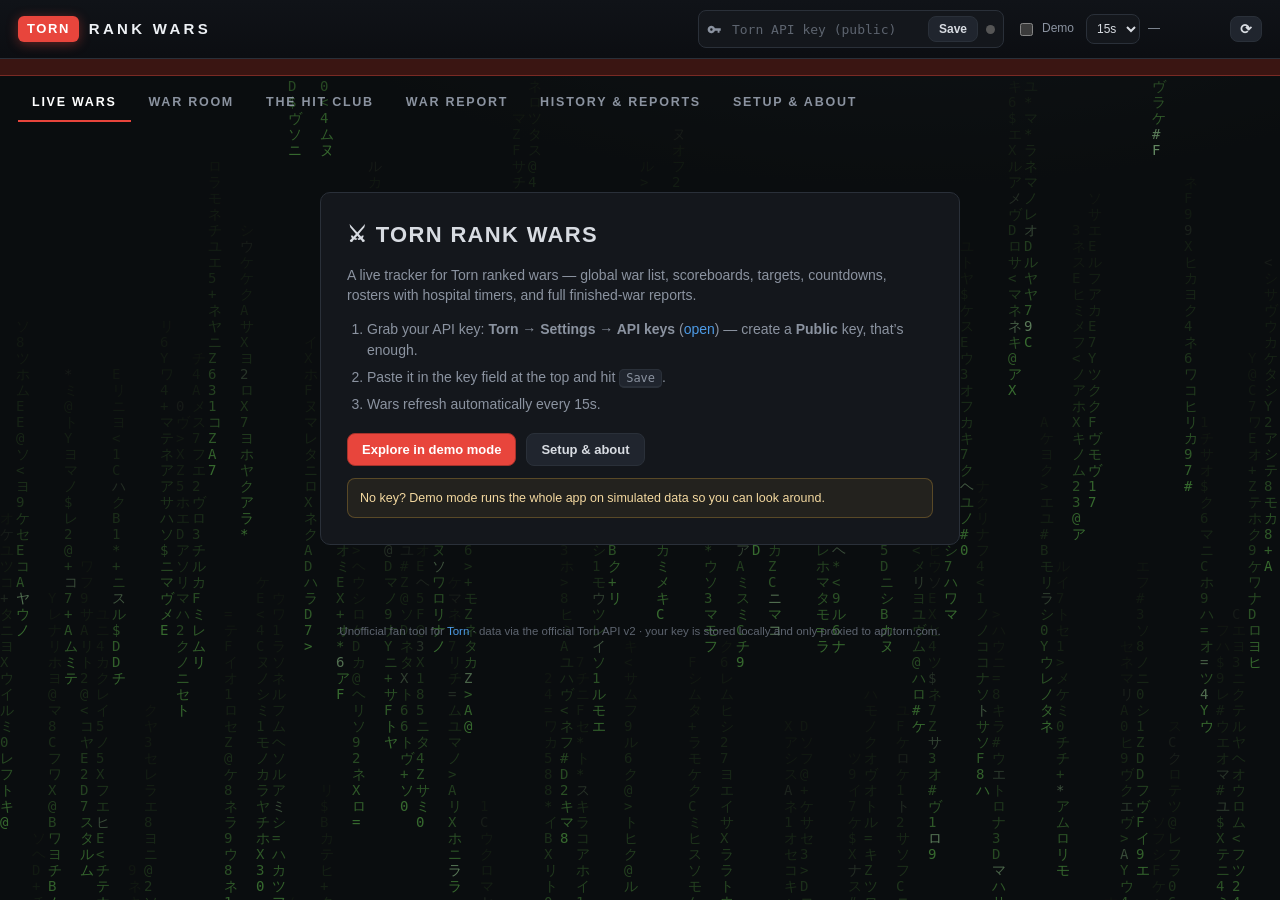
<file: lumbercorp-2/rankwars/index.html>
<!doctype html>
<html lang="en">
<head>
<meta charset="utf-8">
<meta name="viewport" content="width=device-width, initial-scale=1">
<meta name="color-scheme" content="dark">
<title>Torn Rank Wars — live ranked war tracker</title>
<link rel="icon" href="data:image/svg+xml,%3Csvg xmlns='http://www.w3.org/2000/svg' viewBox='0 0 32 32'%3E%3Crect width='32' height='32' rx='6' fill='%230b0d10'/%3E%3Cpath d='M7 7l10 10m0 0l4 4m-4-4l6-6m-6 6L9 25m8-8l6 6m-6-6L11 11' stroke='%23e8453c' stroke-width='2.6' stroke-linecap='round'/%3E%3C/svg%3E">
<link rel="stylesheet" href="./styles.css">
</head>
<body>
<canvas id="matrixcv" aria-hidden="true"></canvas>
<header class="topbar">
  <div class="brand" data-action="set-tab" data-tab="wars" title="Home">
    <span class="brand-badge">TORN</span>
    <span class="brand-name">RANK&nbsp;WARS</span>
    <span id="demo-badge" class="demo-badge" hidden>DEMO</span>
  </div>
  <div class="top-controls">
    <div class="keybox" title="Torn API key (Public level is enough). Stored only in your browser.">
      <svg class="ic" viewBox="0 0 24 24"><path fill="currentColor" d="M12.65 10A6 6 0 1 0 12.65 14H17v3h3v-3h2v-4H12.65zM7 14a2 2 0 1 1 0-4 2 2 0 0 1 0 4z"/></svg>
      <input id="key-input" type="password" placeholder="Torn API key (public)" autocomplete="off" spellcheck="false">
      <button class="btn small" data-action="save-key">Save</button>
      <span id="key-dot" class="dot" title="No key set"></span>
    </div>
    <label class="demo-toggle" title="Explore the app with simulated data">
      <input type="checkbox" id="demo-toggle">
      <span>Demo</span>
    </label>
    <div class="pollbox" title="Auto-refresh interval">
      <select id="interval-select">
        <option value="10">10s</option>
        <option value="15" selected>15s</option>
        <option value="30">30s</option>
        <option value="60">60s</option>
      </select>
      <span id="next-refresh" class="next-refresh" title="Time until next auto refresh">—</span>
      <button class="btn small icon" data-action="refresh-now" title="Refresh now">⟳</button>
    </div>
  </div>
</header>

<div id="errbar" class="errbar" hidden></div>

<nav class="tabs" id="tabs">
  <button class="tab" data-action="set-tab" data-tab="wars">LIVE WARS</button>
  <button class="tab" data-action="set-tab" data-tab="room">WAR ROOM</button>
  <button class="tab" data-action="set-tab" data-tab="hits">THE HIT CLUB</button>
  <button class="tab" data-action="set-tab" data-tab="wrep">WAR REPORT</button>
  <button class="tab" data-action="set-tab" data-tab="history">HISTORY &amp; REPORTS</button>
  <button class="tab" data-action="set-tab" data-tab="about">SETUP &amp; ABOUT</button>
</nav>

<main id="view" class="view" aria-live="polite"></main>

<footer class="foot">
  Unofficial fan tool for <a href="https://www.torn.com" target="_blank" rel="noopener">Torn</a> · data via the official Torn API v2 · your key is stored locally and only proxied to api.torn.com.
</footer>

<script src="../config.js"></script>
<script src="./app.js"></script>
</body>
</html>
</file>
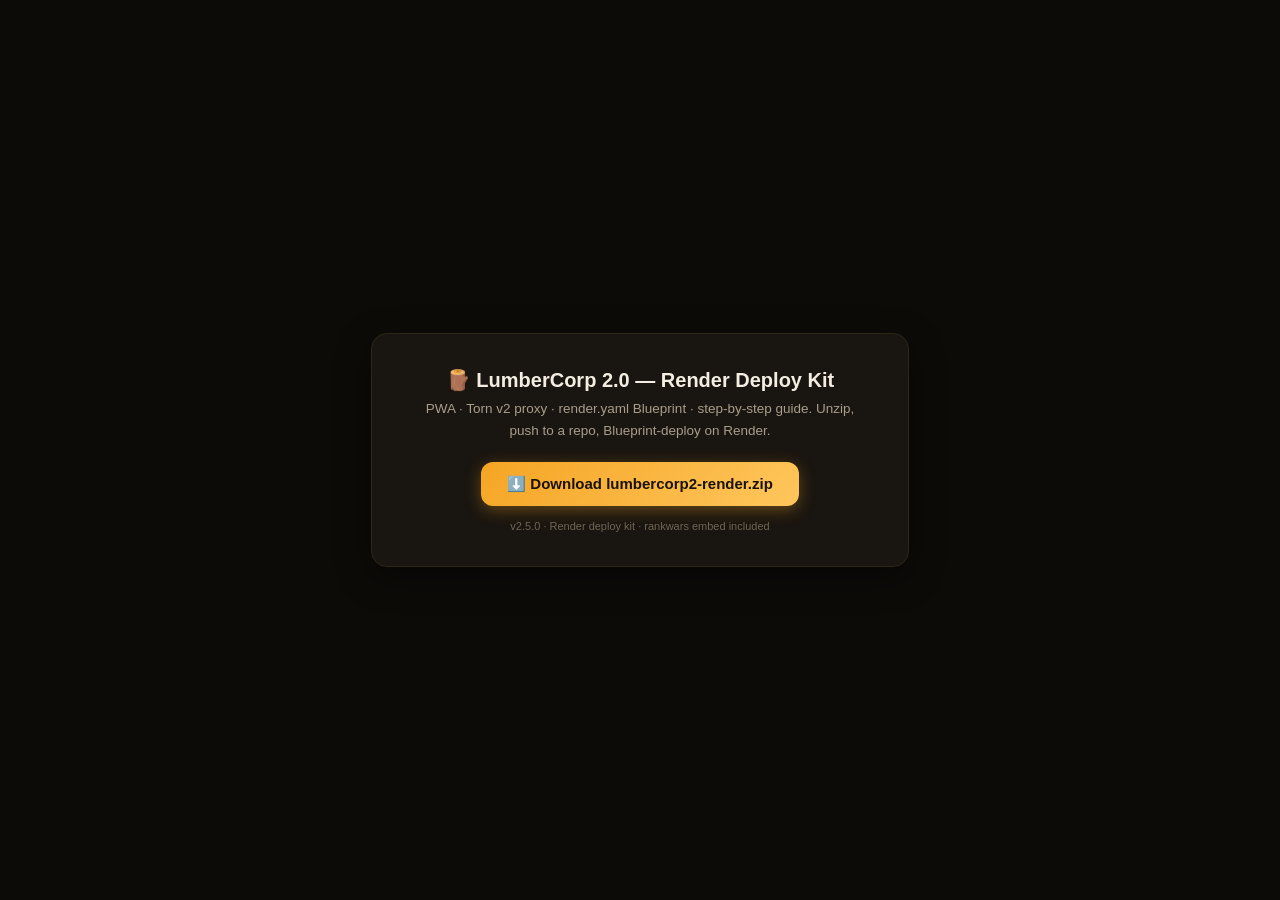
<file: lumbercorp-2/download.html>
<!DOCTYPE html>
<html lang="en">
<head>
<meta charset="UTF-8">
<meta name="viewport" content="width=device-width, initial-scale=1">
<title>LumberCorp 2.0 — Deploy Kit</title>
<style>
  body{background:#0d0b08;color:#f3ede2;font-family:-apple-system,BlinkMacSystemFont,"Segoe UI",Roboto,sans-serif;display:grid;place-items:center;min-height:100vh;margin:0}
  .card{background:#191510;border:1px solid #2e2619;border-radius:16px;padding:34px 38px;max-width:460px;text-align:center;box-shadow:0 10px 34px rgba(0,0,0,.45)}
  h1{font-size:20px;margin:0 0 6px}
  p{color:#a89e8c;font-size:13.5px;line-height:1.6;margin:0 0 20px}
  a.big{display:inline-block;background:linear-gradient(135deg,#f5a524,#ffc65c);color:#1a1206;font-weight:800;font-size:15px;padding:13px 26px;border-radius:12px;text-decoration:none;box-shadow:0 4px 16px rgba(245,165,36,.35)}
  .meta{margin-top:14px;font-size:11px;color:#6f6654}
</style>
</head>
<body>
  <div class="card">
    <h1>🪵 LumberCorp 2.0 — Render Deploy Kit</h1>
    <p>PWA · Torn v2 proxy · render.yaml Blueprint · step-by-step guide. Unzip, push to a repo, Blueprint-deploy on Render.</p>
    <a class="big" href="lumbercorp2-render.zip" download>⬇️ Download lumbercorp2-render.zip</a>
    <div class="meta">v2.5.0 · Render deploy kit · rankwars embed included</div>
  </div>
</body>
</html>
</file>
<file: lumbercorp-2/rankwars/styles.css>
:root {
  --bg: #0b0d10;
  --panel: #14171c;
  --panel2: #1a1e25;
  --panel3: #20252e;
  --line: #2a3039;
  --txt: #d8dce2;
  --dim: #8b93a0;
  --dim2: #5d646f;
  --red: #e8453c;
  --red-dim: #a6322b;
  --green: #63c74d;
  --green-dim: #3e8f2f;
  --amber: #f0b541;
  --blue: #4d9be6;
  --purple: #b18cf0;
  --cyan: #53c2c6;
  --shadow: 0 10px 30px rgba(0,0,0,.45);
  --radius: 10px;
}
* { box-sizing: border-box; }
html, body { height: 100%; }
body > * { position: relative; z-index: 1; }
#matrixcv {
  position: fixed; inset: 0; z-index: 0; pointer-events: none;
  opacity: .5; display: block;
}
@media (prefers-reduced-motion: reduce) { #matrixcv { opacity: .35; } }
body {
  margin: 0;
  background: radial-gradient(1200px 500px at 70% -10%, #161a21 0%, var(--bg) 55%);
  color: var(--txt);
  font: 14px/1.45 -apple-system, BlinkMacSystemFont, "Segoe UI", Roboto, Helvetica, Arial, sans-serif;
}
a { color: var(--blue); text-decoration: none; }
a:hover { text-decoration: underline; }
::selection { background: #e8453c55; }
/* ---------- top bar ---------- */
.topbar {
  display: flex; align-items: center; justify-content: space-between; gap: 12px; flex-wrap: wrap;
  padding: 10px 18px;
  background: linear-gradient(180deg, #101318, #0c0e12);
  border-bottom: 1px solid var(--line);
  position: sticky; top: 0; z-index: 50;
}
.brand { display: flex; align-items: center; gap: 10px; cursor: pointer; user-select: none; }
.brand-badge {
  background: var(--red); color: #fff; font-weight: 900; letter-spacing: .12em;
  padding: 4px 9px; border-radius: 6px; font-size: 13px;
  box-shadow: 0 2px 12px #e8453c66;
}
.brand-name { font-weight: 800; letter-spacing: .22em; font-size: 15px; color: #eef1f5; }
.demo-badge {
  background: #f0b54122; color: var(--amber); border: 1px solid #f0b54166;
  font-size: 10px; font-weight: 800; letter-spacing: .18em; padding: 2px 8px; border-radius: 999px;
  animation: pulse 1.6s infinite;
}
.top-controls { display: flex; align-items: center; gap: 12px; flex-wrap: wrap; }
.keybox {
  display: flex; align-items: center; gap: 8px;
  background: var(--panel); border: 1px solid var(--line); border-radius: 8px; padding: 5px 8px;
}
.keybox .ic { width: 15px; height: 15px; color: var(--dim); flex: 0 0 auto; }
.keybox input {
  background: transparent; border: none; outline: none; color: var(--txt);
  width: 190px; font-size: 13px; font-family: ui-monospace, Menlo, Consolas, monospace;
}
.keybox input::placeholder { color: var(--dim2); }
.dot { width: 9px; height: 9px; border-radius: 50%; background: #555; flex: 0 0 auto; }
.dot.on { background: var(--green); box-shadow: 0 0 8px #63c74d88; }
.dot.bad { background: var(--red); box-shadow: 0 0 8px #e8453c88; }
.demo-toggle { display: flex; align-items: center; gap: 6px; color: var(--dim); font-size: 12px; cursor: pointer; user-select: none; }
.demo-toggle input { accent-color: var(--amber); }
.pollbox { display: flex; align-items: center; gap: 8px; }
.pollbox select {
  background: var(--panel); color: var(--txt); border: 1px solid var(--line);
  border-radius: 8px; padding: 6px 6px; font-size: 12px; outline: none;
}
.next-refresh { color: var(--dim); font-size: 12px; min-width: 74px; font-variant-numeric: tabular-nums; }
.btn {
  background: var(--panel3); color: var(--txt); border: 1px solid var(--line);
  border-radius: 8px; padding: 8px 14px; font-size: 13px; cursor: pointer; font-weight: 600;
}
.btn:hover { background: #262c37; border-color: #39414d; }
.btn.small { padding: 5px 10px; font-size: 12px; }
.btn.icon { padding: 5px 9px; font-size: 14px; line-height: 1; }
.btn.primary { background: var(--red); border-color: var(--red-dim); color: #fff; }
.btn.primary:hover { background: #f2554b; }
.btn:disabled { opacity: .5; cursor: default; }
/* ---------- error bar ---------- */
.errbar {
  display: flex; align-items: center; gap: 10px;
  background: #3a1512; border-bottom: 1px solid #7a2a24; color: #ffb4ad;
  padding: 8px 18px; font-size: 13px;
}
.errbar .x { margin-left: auto; cursor: pointer; color: #ffb4ad; background: none; border: none; font-size: 15px; }
/* ---------- tabs ---------- */
.tabs { display: flex; gap: 4px; padding: 10px 18px 0; max-width: 1280px; margin: 0 auto; width: 100%; }
.tab {
  background: transparent; color: var(--dim); border: none; border-bottom: 2px solid transparent;
  padding: 9px 14px 11px; font-size: 12.5px; font-weight: 800; letter-spacing: .14em; cursor: pointer;
}
.tab:hover { color: var(--txt); }
.tab.active { color: #fff; border-bottom-color: var(--red); }
/* ---------- layout ---------- */
.view { max-width: 1280px; margin: 0 auto; padding: 16px 18px 60px; width: 100%; }
.foot { text-align: center; color: var(--dim2); font-size: 11.5px; padding: 18px 10px 26px; }
.panel { background: var(--panel); border: 1px solid var(--line); border-radius: var(--radius); }
.pad { padding: 14px 16px; }
.muted { color: var(--dim); }
.tiny { font-size: 11.5px; }
.mono { font-family: ui-monospace, Menlo, Consolas, monospace; font-variant-numeric: tabular-nums; }
.spacer { flex: 1; }
.row { display: flex; align-items: center; gap: 10px; }
.wrap { flex-wrap: wrap; }
.center { text-align: center; }
.hidden { display: none !important; }
h2.sect { font-size: 12px; letter-spacing: .2em; color: var(--dim); font-weight: 800; margin: 20px 2px 10px; text-transform: uppercase; }
/* ---------- chips ---------- */
.chip {
  display: inline-flex; align-items: center; gap: 5px;
  font-size: 10.5px; font-weight: 800; letter-spacing: .1em;
  padding: 3px 9px; border-radius: 999px; border: 1px solid var(--line);
  color: var(--dim); background: var(--panel2); white-space: nowrap;
}
.chip.live { color: #ffd7d3; border-color: #e8453c88; background: #e8453c22; }
.chip.live::before { content: ""; width: 7px; height: 7px; border-radius: 50%; background: var(--red); animation: pulse 1.2s infinite; }
.chip.soon { color: #fdf0d3; border-color: #f0b54177; background: #f0b5411e; }
.chip.done { color: #cfd5dd; border-color: #39414d; background: #232830; }
.chip.win { color: #d9f4cf; border-color: #63c74d77; background: #63c74d1e; }
.chip.loss { color: #ffd7d3; border-color: #e8453c66; background: #e8453c1a; }
.chip.draw { color: #eee; border-color: #39414d; }
.chip.you { color: #d7ecff; border-color: #4d9be677; background: #4d9be61e; }
.chip.chain { color: #ffe1a6; border-color: #f0b54155; background: #f0b54114; }
@keyframes pulse { 0%,100% { opacity: 1; } 50% { opacity: .35; } }
/* ---------- war cards grid ---------- */
.toolbar { display: flex; align-items: center; gap: 10px; flex-wrap: wrap; margin: 4px 0 14px; }
.toolbar input[type=text], .toolbar input[type=number] {
  background: var(--panel); border: 1px solid var(--line); color: var(--txt);
  border-radius: 8px; padding: 8px 10px; font-size: 13px; outline: none;
}
.toolbar input[type=text]:focus { border-color: #3b4657; }
.toolbar select {
  background: var(--panel); border: 1px solid var(--line); color: var(--txt);
  border-radius: 8px; padding: 8px 8px; font-size: 12.5px; outline: none;
}
.grid-wars { display: grid; grid-template-columns: repeat(auto-fill, minmax(360px, 1fr)); gap: 14px; }
.warcard { cursor: pointer; transition: transform .12s ease, border-color .12s ease; position: relative; overflow: hidden; }
.warcard:hover { transform: translateY(-2px); border-color: #454f5e; box-shadow: var(--shadow); }
.warcard .wc-top { display: flex; align-items: center; justify-content: space-between; padding: 10px 14px 0; }
.wc-timer { color: var(--dim); font-size: 12px; font-variant-numeric: tabular-nums; }
.wc-factions { display: grid; grid-template-columns: 1fr auto 1fr; align-items: center; gap: 8px; padding: 10px 14px 6px; }
.wc-f { min-width: 0; }
.wc-f.right { text-align: right; }
.wc-fname { font-weight: 800; font-size: 13px; letter-spacing: .04em; white-space: nowrap; overflow: hidden; text-overflow: ellipsis; }
.wc-fscore { font-size: 26px; font-weight: 900; font-variant-numeric: tabular-nums; line-height: 1.15; }
.wc-f.right .wc-fscore { color: #ffb0a9; }
.wc-f.left .wc-fscore { color: #b9ecab; }
.wc-vs { color: var(--dim2); font-weight: 900; font-size: 11px; letter-spacing: .12em; }
.wc-sub { color: var(--dim); font-size: 11px; margin-top: 1px; }
.wc-dom { margin: 4px 14px 10px; height: 9px; border-radius: 6px; overflow: hidden; display: flex; background: var(--panel3); }
.wc-dom .l { background: linear-gradient(90deg, #3e8f2f, #63c74d); }
.wc-dom .r { background: linear-gradient(90deg, #e8453c, #a6322b); }
.wc-foot { display: flex; align-items: center; gap: 8px; padding: 0 14px 12px; color: var(--dim); font-size: 11.5px; }
.targetline { position: relative; height: 3px; background: var(--panel3); margin: 0 14px; border-radius: 2px; }
.targetline .fill { position: absolute; inset: 0 auto 0 0; background: #f0b541; border-radius: 2px; }
/* ---------- war room ---------- */
.room-head { display: flex; align-items: stretch; gap: 14px; flex-wrap: wrap; margin-bottom: 14px; }
.scorebox { flex: 1 1 420px; }
.sb-grid { display: grid; grid-template-columns: 1fr auto 1fr; gap: 10px; align-items: center; margin-top: 10px; }
.sb-name { font-weight: 900; font-size: 16px; letter-spacing: .03em; white-space: nowrap; overflow: hidden; text-overflow: ellipsis; }
.sb-score { font-size: 38px; font-weight: 900; font-variant-numeric: tabular-nums; line-height: 1.1; }
.sb-f.right { text-align: right; }
.sb-f.left .sb-score { color: #b9ecab; }
.sb-f.right .sb-score { color: #ffb0a9; }
.sb-lead { color: var(--amber); font-weight: 800; font-variant-numeric: tabular-nums; }
.big-timer { font-size: 30px; font-weight: 900; font-variant-numeric: tabular-nums; letter-spacing: .04em; }
.chartbox { padding: 10px 12px 6px; }
.chartbox canvas { width: 100%; height: 130px; display: block; }
.rosters { display: grid; grid-template-columns: 1fr 1fr; gap: 14px; }
@media (max-width: 920px) { .rosters { grid-template-columns: 1fr; } }
.roster { overflow: hidden; }
.roster-head { padding: 12px 14px 10px; border-bottom: 1px solid var(--line); display: flex; flex-direction: column; gap: 8px; background: linear-gradient(180deg, var(--panel2), var(--panel)); }
.roster-head.own { box-shadow: inset 0 3px 0 var(--green-dim); }
.roster-head.enemy { box-shadow: inset 0 3px 0 var(--red-dim); }
.statrow { display: flex; gap: 7px; flex-wrap: wrap; }
table.tbl { width: 100%; border-collapse: collapse; font-size: 13px; }
.tbl th {
  position: sticky; top: 0; z-index: 2;
  text-align: left; font-size: 10.5px; letter-spacing: .12em; text-transform: uppercase; color: var(--dim);
  background: var(--panel2); padding: 8px 10px; border-bottom: 1px solid var(--line);
  cursor: pointer; user-select: none; white-space: nowrap;
}
.tbl th:hover { color: var(--txt); }
.tbl td { padding: 7px 10px; border-bottom: 1px solid #20242c; vertical-align: middle; }
.tbl tr:hover td { background: #ffffff06; }
.tbl .num { text-align: right; font-variant-numeric: tabular-nums; }
.status-ok { color: var(--green); font-weight: 700; }
.status-hosp { color: #ff9a92; }
.status-jail { color: var(--amber); }
.status-trav { color: var(--cyan); }
.status-other { color: var(--dim); }
.tblscroll { max-height: 520px; overflow: auto; }
/* ---------- history & report ---------- */
.hist-table td, .hist-table th { white-space: nowrap; }
tr.clickrow { cursor: pointer; }
tr.clickrow:hover td { background: #ffffff0a; }
.rep-facts { display: grid; grid-template-columns: 1fr 1fr; gap: 14px; margin-bottom: 14px; }
@media (max-width: 920px) { .rep-facts { grid-template-columns: 1fr; } }
.rep-fact { overflow: hidden; }
.rep-fact.winner { border-color: #63c74d55; }
.rep-fact .rf-head { padding: 12px 14px; border-bottom: 1px solid var(--line); display: flex; align-items: center; gap: 10px; background: var(--panel2); }
.rf-score { font-size: 30px; font-weight: 900; font-variant-numeric: tabular-nums; }
.rf-meta { display: grid; grid-template-columns: 1fr 1fr; gap: 6px 14px; padding: 12px 14px; border-bottom: 1px solid var(--line); font-size: 12.5px; }
.rf-meta .k { color: var(--dim); }
.rf-meta .v { font-weight: 700; }
.rankarrow { color: var(--amber); font-weight: 800; }
.barcell { position: relative; min-width: 110px; }
.barcell .bg { position: absolute; inset: 3px auto 3px 0; background: #e8453c33; border-radius: 3px; }
.reward-chip { display: inline-block; background: var(--panel3); border: 1px solid var(--line); border-radius: 6px; padding: 2px 8px; margin: 2px 3px 2px 0; font-size: 11.5px; }
/* ---------- welcome / about ---------- */
.welcome { max-width: 640px; margin: 6vh auto 0; }
.welcome .panel { padding: 26px; }
.welcome h1 { font-size: 22px; margin: 0 0 6px; letter-spacing: .06em; }
.steps { margin: 14px 0 0; padding-left: 20px; color: var(--dim); }
.steps li { margin: 7px 0; }
kbd { background: var(--panel3); border: 1px solid var(--line); border-bottom-width: 2px; padding: 1px 6px; border-radius: 5px; font-size: 12px; }
.info-grid { display: grid; grid-template-columns: repeat(auto-fit, minmax(260px, 1fr)); gap: 14px; }
.note { background: #f0b54112; border: 1px solid #f0b54144; color: #f4d9a0; border-radius: 8px; padding: 10px 12px; font-size: 12.5px; margin-top: 12px; }
.skeleton { text-align: center; color: var(--dim); padding: 60px 0; font-size: 13px; letter-spacing: .08em; }
.blink { animation: pulse 1.4s infinite; }
/* ---------- the hit club ---------- */
.pri {
  border: 1px solid var(--line); background: var(--panel3); color: var(--dim);
  border-radius: 6px; font-size: 10.5px; font-weight: 900; letter-spacing: .08em;
  padding: 3px 8px; cursor: pointer; white-space: nowrap;
}
.pri:hover { border-color: #39414d; }
.pri.pri1 { color: #ffd7d3; border-color: #e8453c88; background: #e8453c26; }
.pri.pri2 { color: #f4d9a0; border-color: #f0b54166; background: #f0b5411c; }
.pri.pri3 { color: var(--dim); }
.chip.addable { cursor: pointer; color: #b9ecab; border-color: #63c74d55; background: #63c74d12; }
.chip.addable:hover { background: #63c74d26; }
.chip.listed { color: var(--dim2); cursor: default; }
.cellin {
  background: var(--panel2); border: 1px solid var(--line); color: var(--txt);
  border-radius: 6px; padding: 4px 8px; font-size: 12px; width: 100%; max-width: 180px; outline: none;
}
.cellin:focus { border-color: #3b4657; }
.btn.attack { color: #ff9a92; border-color: #e8453c55; }
.btn.attack:hover { background: #e8453c22; border-color: #e8453c88; }
.btn.del { color: var(--dim); }
.btn.del:hover { color: #ffb4ad; border-color: #7a2a24; }
.matchrow { display: flex; align-items: center; gap: 10px; padding: 6px 2px; border-bottom: 1px dashed #232830; font-size: 13px; }
.matchrow:last-child { border-bottom: none; }
.skull { font-size: 14px; }
/* ---------- ff scouter ---------- */
.ffbar { position: relative; height: 8px; background: var(--panel3); border-radius: 5px; overflow: hidden; margin-top: 4px; }
.ffbar .fill { position: absolute; top: 0; bottom: 0; left: 0; border-radius: 5px; }
.ffbar.weak .fill { background: linear-gradient(90deg, #3e8f2f, #63c74d); }
.ffbar.mid .fill { background: linear-gradient(90deg, #7a9a3a, #b8c94d); }
.ffbar.strong .fill { background: linear-gradient(90deg, #c47f35, #f0b541); }
.ffbar.tank .fill { background: linear-gradient(90deg, #a6322b, #e8453c); }
.ffbar.none .fill { background: #39414d; }
.ffstats { color: #cfd6df; letter-spacing: .02em; }
.estnum { font-weight: 800; font-variant-numeric: tabular-nums; }
.fftag { display: inline-block; font-size: 9.5px; font-weight: 800; letter-spacing: .08em; padding: 1px 6px; border-radius: 4px; margin-left: 7px; vertical-align: middle; }
.fftag.weak { color: #b9ecab; background: #63c74d1e; border: 1px solid #63c74d55; }
.fftag.mid { color: #e2eea1; background: #b8c94d1a; border: 1px solid #b8c94d44; }
.fftag.strong { color: #f4d9a0; background: #f0b54114; border: 1px solid #f0b54155; }
.fftag.tank { color: #ffd7d3; background: #e8453c1a; border: 1px solid #e8453c66; }
.fftag.none { color: var(--dim2); border: 1px solid var(--line); }
tr.inrange td { background: #63c74d0a; }
tr.inrange td:first-child { box-shadow: inset 2px 0 0 #63c74d66; }
/* ---------- squad matchups + member popup ---------- */
.btnlink { background: none; border: none; color: var(--txt); font: inherit; font-weight: 700; cursor: pointer; padding: 0; text-align: left; }
.btnlink:hover { color: #fff; text-decoration: underline; }
tr.popup-open td { background: #4d9be610; }
tr.popup-open td:first-child { box-shadow: inset 2px 0 0 #4d9be688; }
.overlay {
  position: fixed; inset: 0; background: rgba(4, 6, 9, .72); z-index: 100;
  display: flex; align-items: flex-start; justify-content: center; padding: 6vh 16px 16px;
  overflow-y: auto;
}
.modal {
  background: var(--panel); border: 1px solid #39414d; border-radius: 12px;
  width: 100%; max-width: 760px; box-shadow: 0 24px 70px rgba(0,0,0,.6);
  animation: rise .14s ease-out;
}
@keyframes rise { from { transform: translateY(8px); opacity: 0; } to { transform: none; opacity: 1; } }
.modal-head {
  display: flex; align-items: center; gap: 10px; flex-wrap: wrap;
  padding: 12px 16px; border-bottom: 1px solid var(--line);
  background: linear-gradient(180deg, var(--panel2), var(--panel)); border-radius: 12px 12px 0 0;
}
.modal-body { padding: 14px 16px 18px; }

/* ---------- chain meter ---------- */
.chainmeter { border: 1px solid var(--line); background: var(--panel2); border-radius: 8px; padding: 8px 10px; flex: 1 1 260px; min-width: 240px; }
.cm-top { display: flex; align-items: baseline; gap: 7px; min-width: 0; }
.cm-tag { font-size: 9.5px; font-weight: 900; letter-spacing: .1em; padding: 2px 6px; border-radius: 4px; border: 1px solid var(--line); color: var(--dim); white-space: nowrap; }
.cm-tag.you { color: #d9f4cf; border-color: #63c74d66; background: #63c74d14; }
.cm-tag.enemy { color: #ffd7d3; border-color: #e8453c66; background: #e8453c14; }
.cm-name { font-size: 11.5px; color: var(--dim); white-space: nowrap; overflow: hidden; text-overflow: ellipsis; }
.cm-count { font-size: 19px; font-weight: 900; font-variant-numeric: tabular-nums; line-height: 1; }
.cm-max { font-size: 11px; color: var(--dim); }
.cm-bar { height: 7px; background: var(--panel3); border-radius: 4px; overflow: hidden; margin: 6px 0 4px; }
.cm-bar .fill { height: 100%; width: 0; background: linear-gradient(90deg, #3e8f2f, #63c74d); border-radius: 4px; transition: width .9s linear; }
.chainmeter.cooling .cm-bar .fill { background: linear-gradient(90deg, #8a6d1f, #f0b541); }
.cm-sub { display: flex; gap: 8px; font-size: 11px; color: var(--dim); font-variant-numeric: tabular-nums; }
.cm-cool { color: var(--amber); font-weight: 700; }
.cm-mod { color: var(--dim); }
.chainmeter.flash { border-color: #e8453c; background: #e8453c10; animation: chainflash 1s infinite; }
.chainmeter.flash .cm-bar .fill { background: linear-gradient(90deg, #a6322b, #e8453c); }
.chainmeter.flash .cm-timer { color: #ff9a92; font-weight: 900; }
@keyframes chainflash {
  0%, 100% { box-shadow: 0 0 0 0 #e8453c00; }
  50% { box-shadow: 0 0 16px 3px #e8453c73; }
}
</file>
